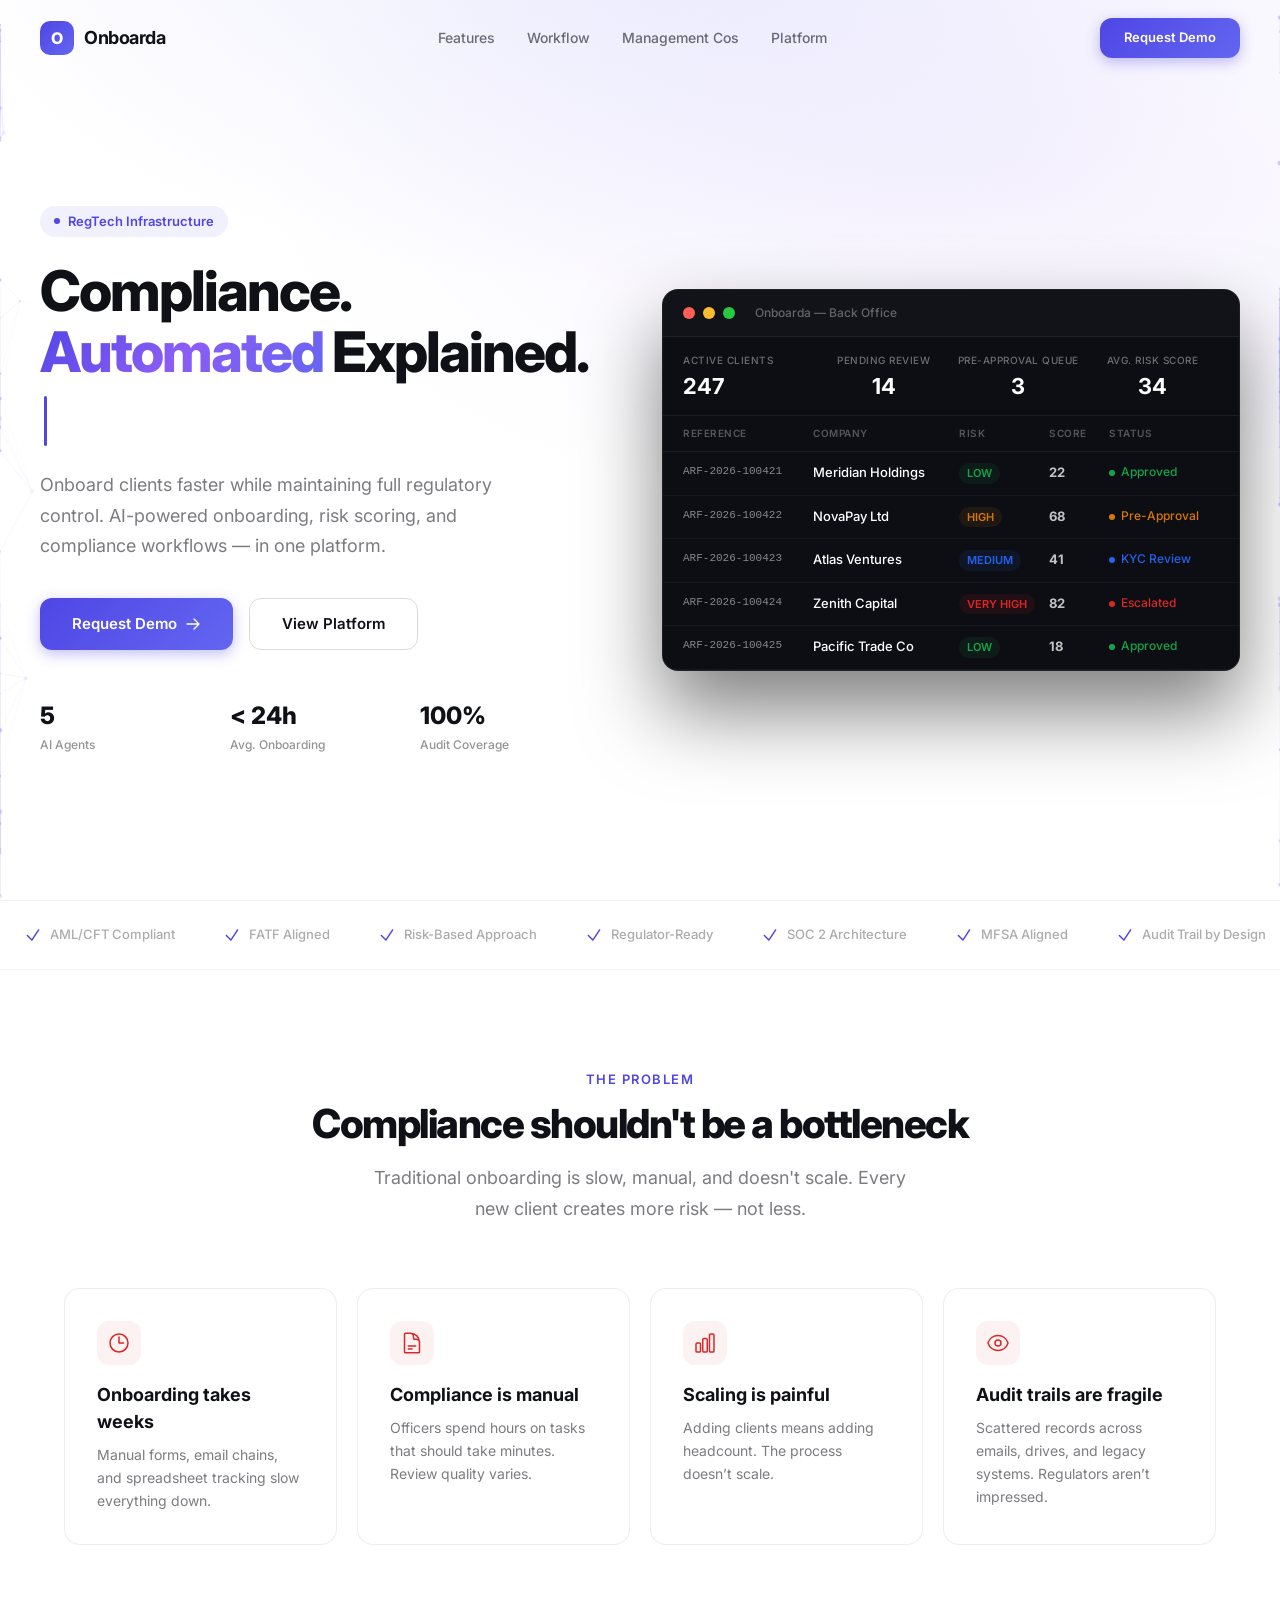
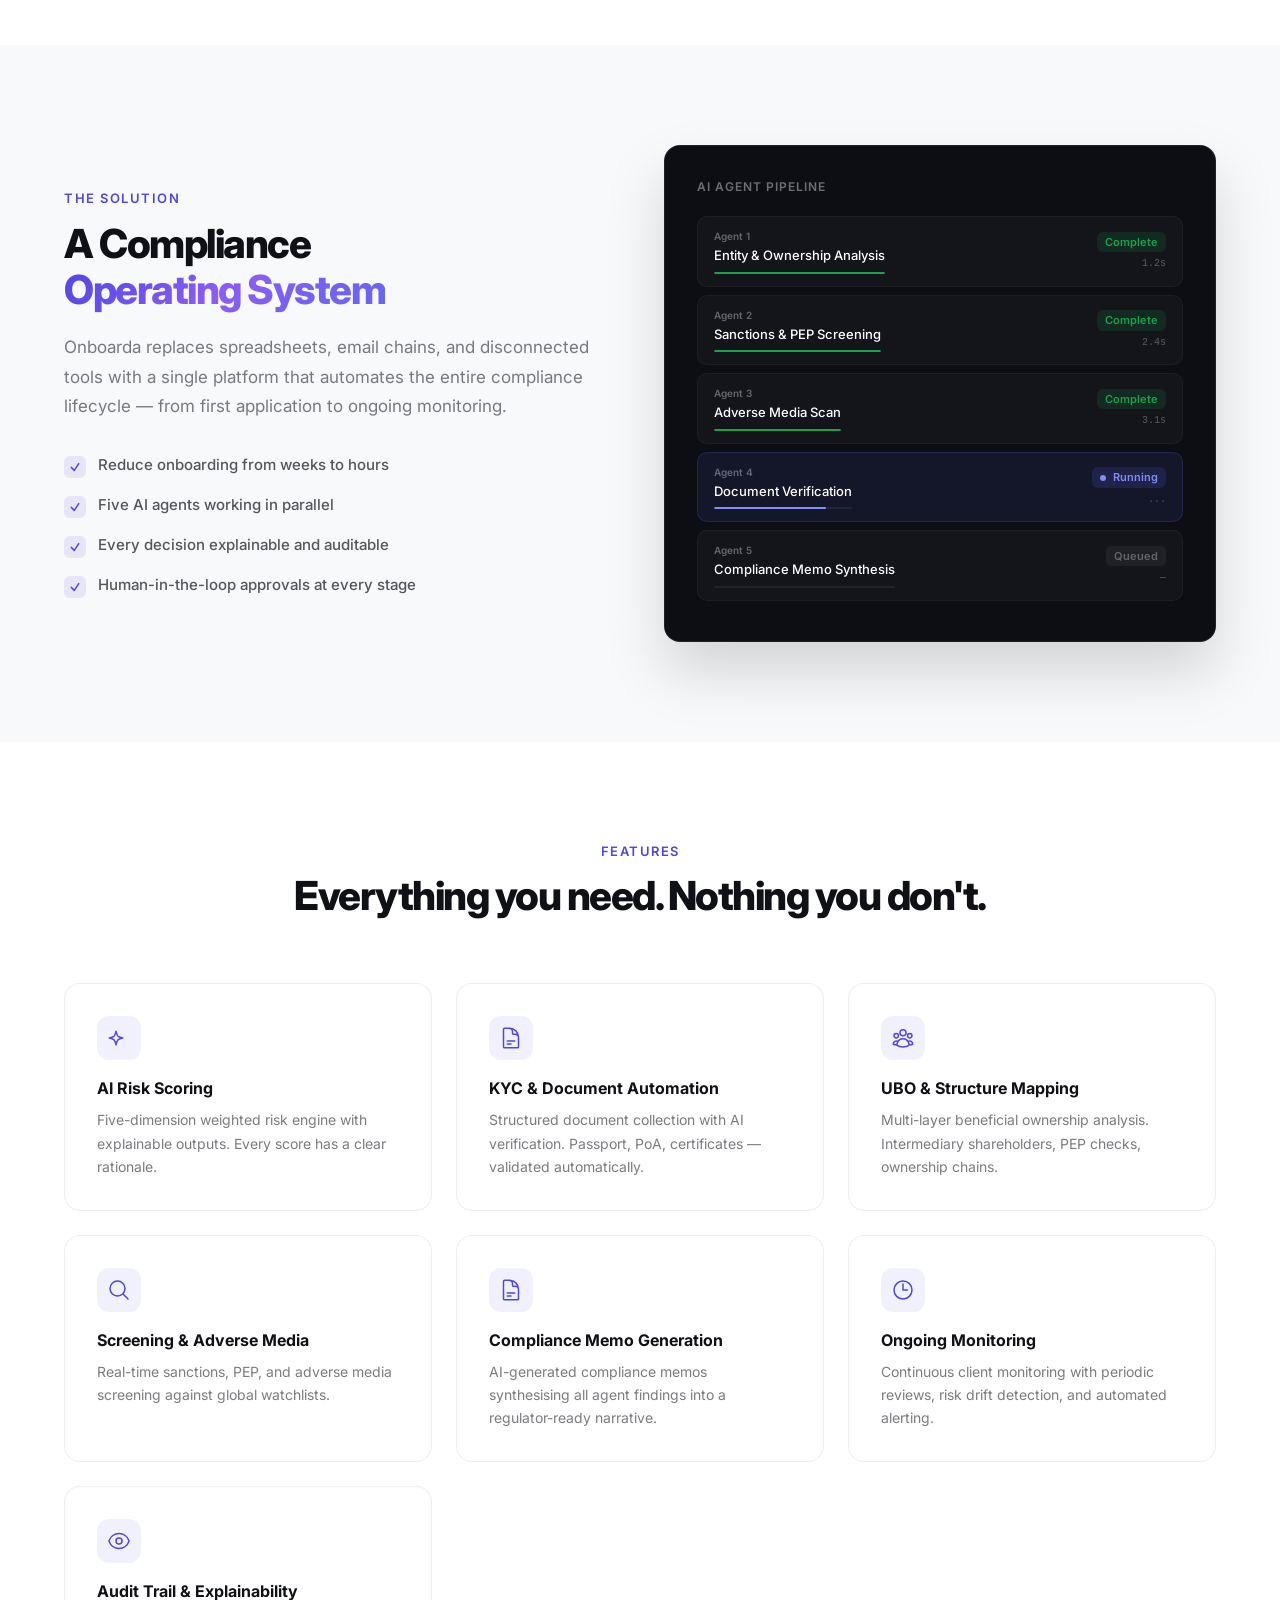
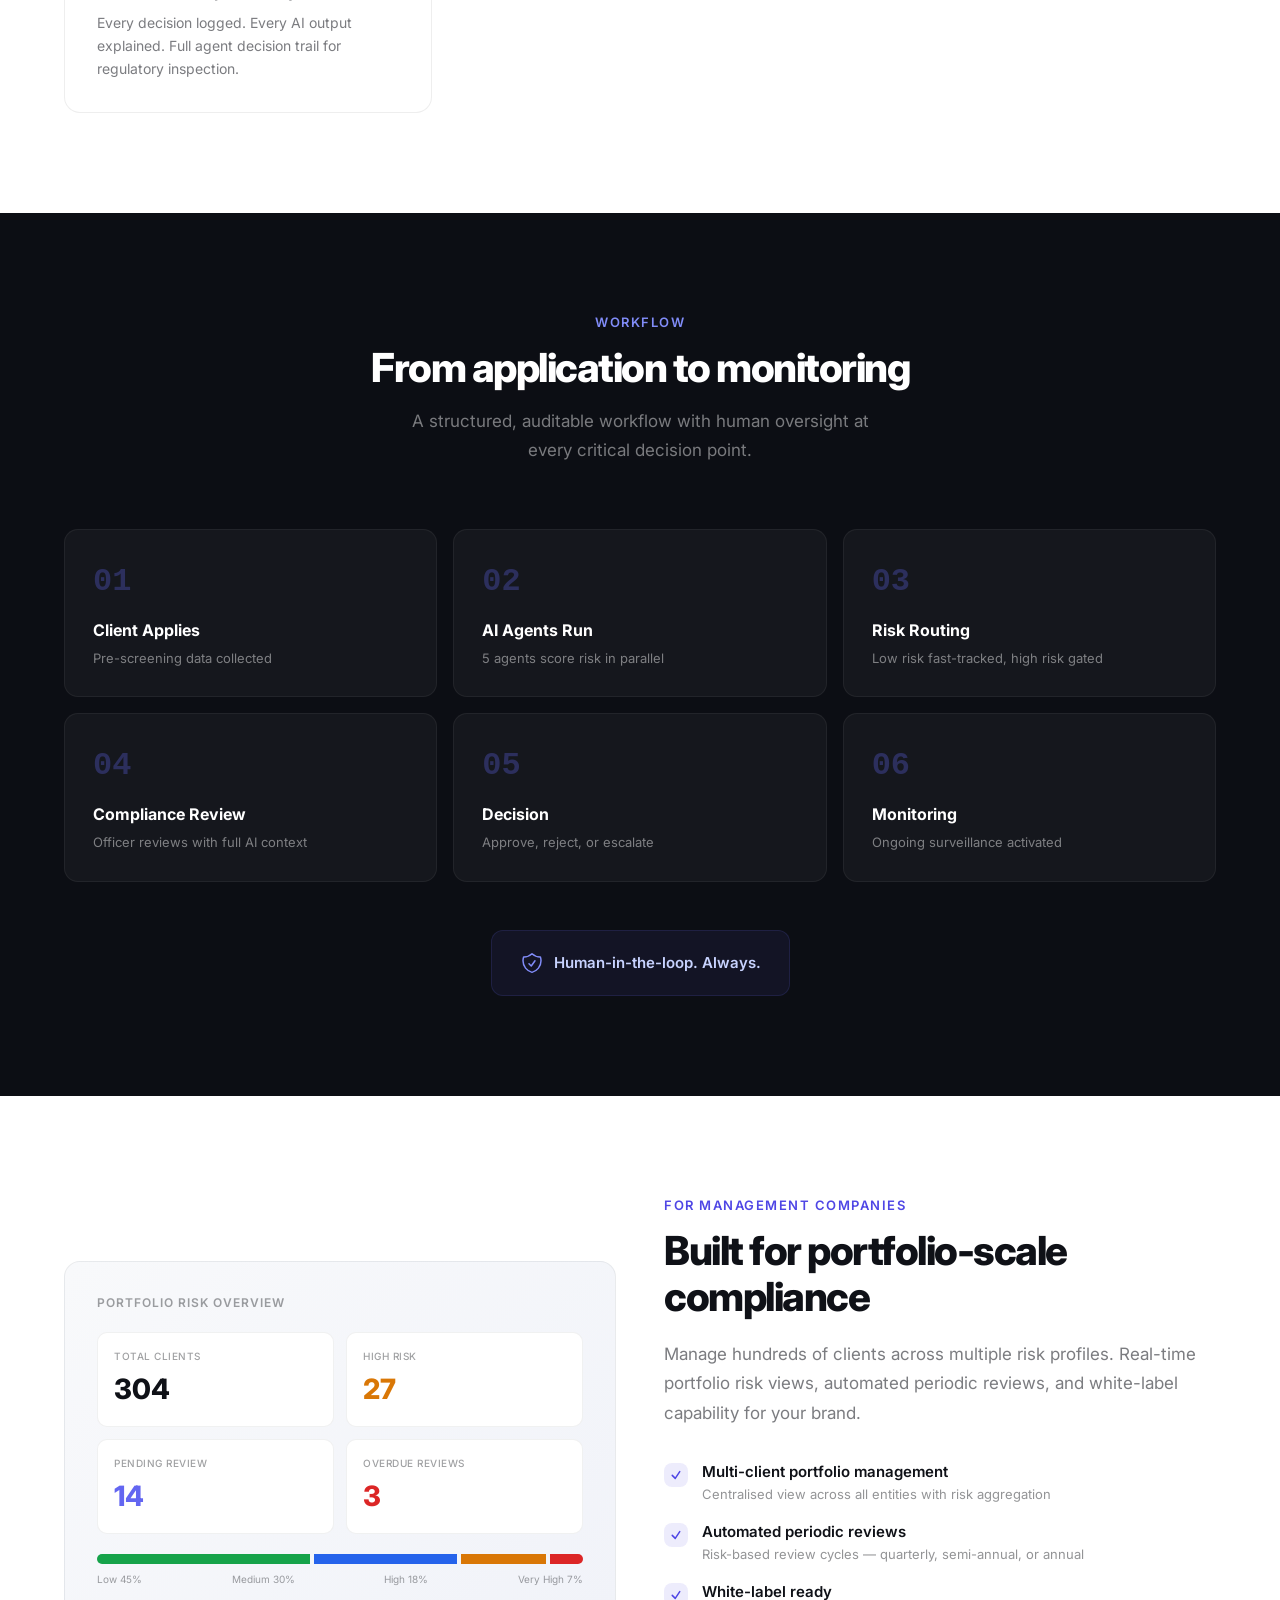
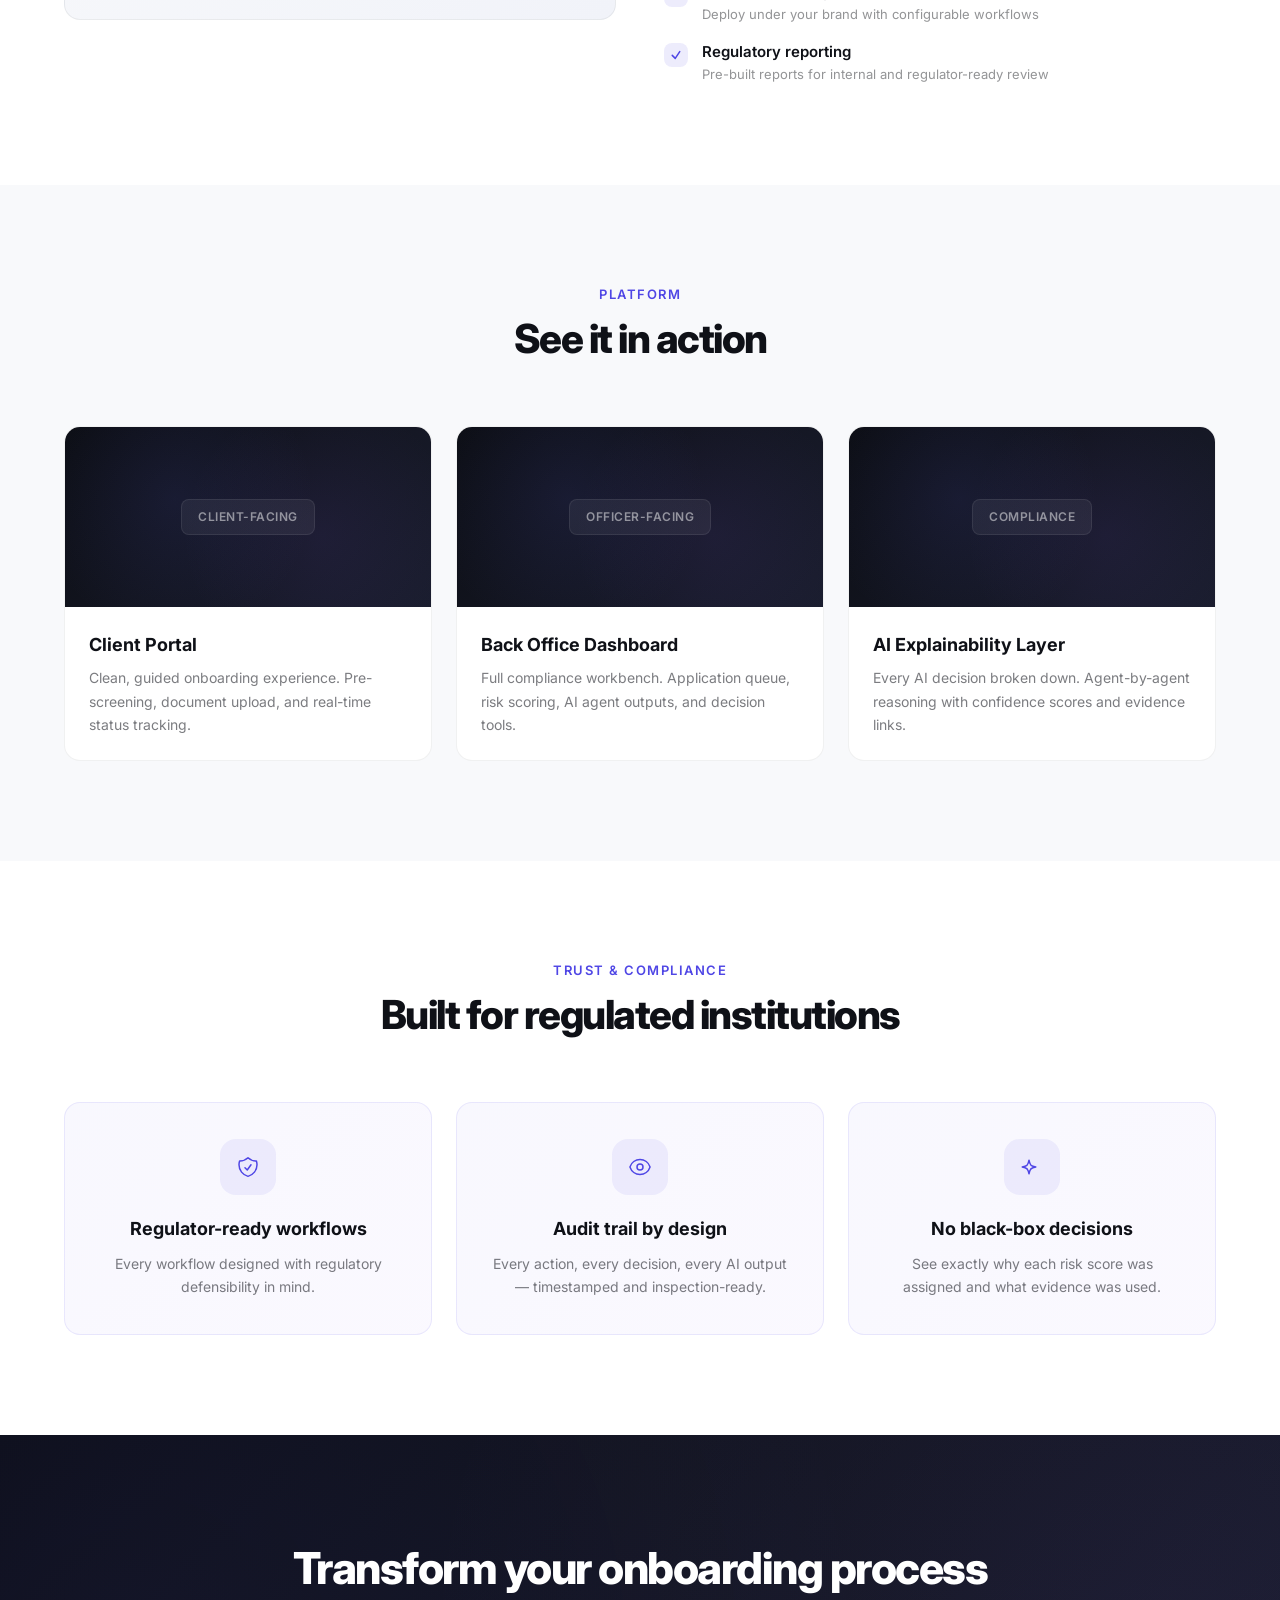
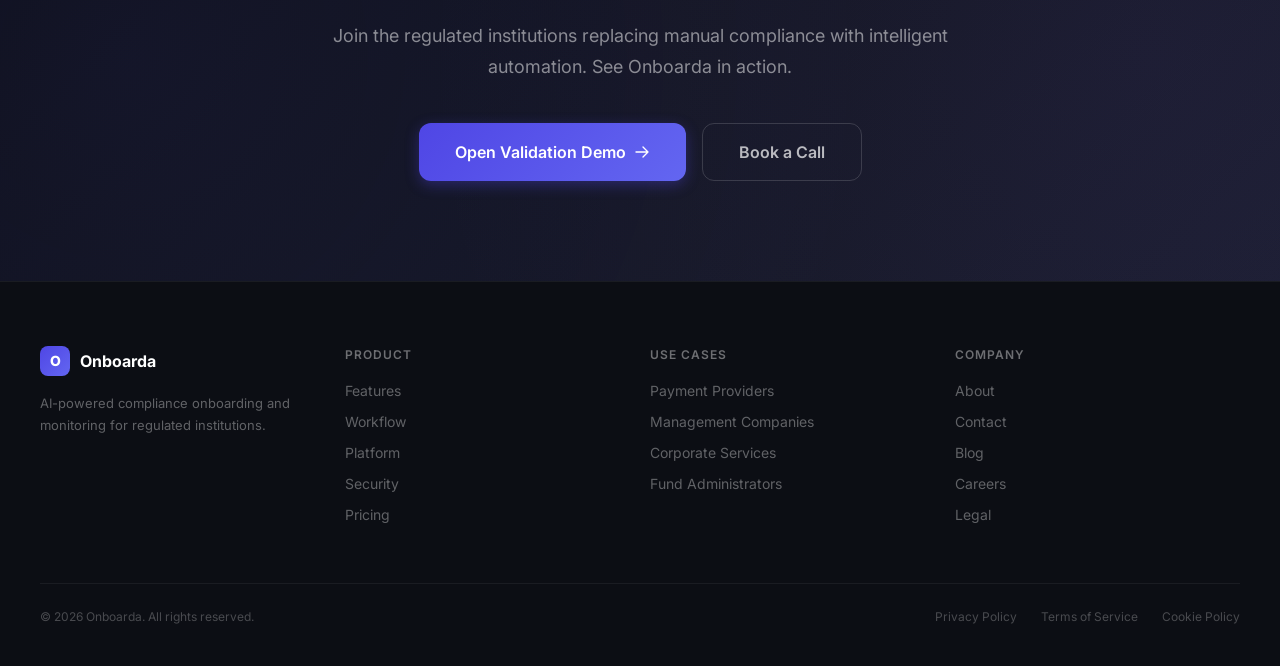
<file: index.html>
<!DOCTYPE html>
<html lang="en">
<head>
  <meta charset="UTF-8" />
  <meta name="viewport" content="width=device-width, initial-scale=1.0" />
  <title>Onboarda — Compliance. Automated. Explained.</title>
  <meta
    name="description"
    content="AI-powered compliance onboarding, risk scoring, and monitoring platform for regulated institutions."
  />
  <meta property="og:title" content="Onboarda — Compliance. Automated. Explained." />
  <meta
    property="og:description"
    content="AI-powered compliance onboarding and monitoring for regulated institutions."
  />
  <meta property="og:type" content="website" />

  <link rel="preconnect" href="https://fonts.googleapis.com" />
  <link rel="preconnect" href="https://fonts.gstatic.com" crossorigin />
  <link
    href="https://fonts.googleapis.com/css2?family=Inter:wght@400;500;600;700;800&display=swap"
    rel="stylesheet"
  />
  <link rel="stylesheet" href="styles.css" />
</head>
<body>
  <header class="site-header" id="site-header">
    <div class="header-inner">
      <a href="#" class="logo">
        <div class="logo-mark">O</div>
        <span class="logo-text">Onboarda</span>
      </a>

      <nav class="nav">
        <a href="#features">Features</a>
        <a href="#workflow">Workflow</a>
        <a href="#management">Management Cos</a>
        <a href="#platform">Platform</a>
      </nav>

      <div style="display:flex;gap:12px;align-items:center">
        <a class="btn-primary" href="#demo" style="padding:10px 24px;font-size:13px">
          Request Demo
        </a>
        <button
          class="mobile-toggle"
          onclick="document.getElementById('mobile-menu').classList.add('open')"
          aria-label="Menu"
        >
          <span></span><span></span><span></span>
        </button>
      </div>
    </div>
  </header>

  <div class="mobile-menu" id="mobile-menu">
    <button
      class="mobile-close"
      onclick="document.getElementById('mobile-menu').classList.remove('open')"
    >
      &times;
    </button>
    <a href="#features" onclick="this.parentElement.classList.remove('open')">Features</a>
    <a href="#workflow" onclick="this.parentElement.classList.remove('open')">Workflow</a>
    <a href="#management" onclick="this.parentElement.classList.remove('open')">Management Cos</a>
    <a href="#platform" onclick="this.parentElement.classList.remove('open')">Platform</a>
    <a class="btn-primary" href="#demo" onclick="this.parentElement.classList.remove('open')">
      Request Demo
    </a>
  </div>

  <section class="hero">
    <div class="hero-bg"></div>
    <canvas id="particles-canvas"></canvas>

    <div class="hero-inner">
      <div class="hero-content">
        <div class="fade-in">
          <div class="hero-tag">
            <div class="hero-tag-dot"></div>
            <span class="hero-tag-text">RegTech Infrastructure</span>
          </div>
        </div>

        <h1 class="heading-xl fade-in d1" style="margin-bottom:24px">
          <span id="typed-line1">Compliance.</span>
          <span class="gradient-text" id="typed-line2">Automated.</span>
          <span id="typed-line3">Explained.</span>
          <span class="typing-cursor" id="cursor"></span>
        </h1>

        <p class="text-sub fade-in d2" style="max-width:480px;margin-bottom:36px">
          Onboard clients faster while maintaining full regulatory control. AI-powered onboarding,
          risk scoring, and compliance workflows — in one platform.
        </p>

        <div class="fade-in d3" style="display:flex;gap:16px;flex-wrap:wrap">
          <a class="btn-primary" href="#demo">
            Request Demo
            <svg class="arrow-icon" width="16" height="16" fill="none" viewBox="0 0 24 24" stroke="currentColor" stroke-width="2">
              <path stroke-linecap="round" stroke-linejoin="round" d="M13.5 4.5L21 12m0 0l-7.5 7.5M21 12H3"/>
            </svg>
          </a>
          <a class="btn-secondary" href="#platform">View Platform</a>
        </div>

        <div class="hero-stats fade-in d4">
          <div>
            <div class="stat-value counter" data-target="5" style="font-size:24px;font-weight:800">0</div>
            <div style="font-size:12px;color:rgba(15,17,23,.45);font-weight:500;margin-top:2px">
              AI Agents
            </div>
          </div>
          <div>
            <div style="font-size:24px;font-weight:800">
              &lt; <span class="counter" data-target="24">0</span>h
            </div>
            <div style="font-size:12px;color:rgba(15,17,23,.45);font-weight:500;margin-top:2px">
              Avg. Onboarding
            </div>
          </div>
          <div>
            <div class="stat-value counter" data-target="100" data-suffix="%" style="font-size:24px;font-weight:800">
              0
            </div>
            <div style="font-size:12px;color:rgba(15,17,23,.45);font-weight:500;margin-top:2px">
              Audit Coverage
            </div>
          </div>
        </div>
      </div>

      <div class="hero-visual parallax-layer" data-speed="0.03">
        <div class="mockup" id="hero-mode-mockup">
          <div class="mockup-titlebar">
            <div class="mockup-dot" style="background:#ff5f57"></div>
            <div class="mockup-dot" style="background:#febc2e"></div>
            <div class="mockup-dot" style="background:#28c840"></div>
            <span class="mockup-title">Onboarda — Back Office</span>
          </div>

          <div class="mockup-stats" id="mockup-stats">
            <div>
              <div class="mockup-stat-label">Active Clients</div>
              <div class="mockup-stat-value">
                <span class="counter" data-target="247">0</span>
              </div>
            </div>
            <div style="text-align:center">
              <div class="mockup-stat-label">Pending Review</div>
              <div class="mockup-stat-value">
                <span class="counter" data-target="14">0</span>
              </div>
            </div>
            <div style="text-align:center">
              <div class="mockup-stat-label">Pre-Approval Queue</div>
              <div class="mockup-stat-value">
                <span class="counter" data-target="3">0</span>
              </div>
            </div>
            <div style="text-align:center">
              <div class="mockup-stat-label">Avg. Risk Score</div>
              <div class="mockup-stat-value">
                <span class="counter" data-target="34">0</span>
              </div>
            </div>
          </div>

          <div class="mockup-thead">
            <span>Reference</span>
            <span>Company</span>
            <span>Risk</span>
            <span>Score</span>
            <span>Status</span>
          </div>

          <div id="mockup-rows"></div>
        </div>

        <div class="validation-shell hidden" id="hero-mode-validation">
          <div class="validation-header">
            <div>
              <div class="validation-title">Document Validation Layer</div>
              <div class="validation-score-wrap">
                <div class="validation-ring" id="validation-ring">
                  <span id="validation-ring-text">0%</span>
                </div>
                <div>
                  <div class="validation-decision" id="validation-decision">
                    Awaiting analysis
                  </div>
                  <div class="validation-sub" id="validation-sub">
                    Upload documents, pass them through the backend, and validate extracted data with safer logic.
                  </div>
                </div>
              </div>
            </div>

            <div class="validation-pill indigo" id="validation-pill">No result yet</div>
          </div>

          <div class="validation-kpis">
            <div class="validation-kpi">
              <div class="validation-kpi-value" id="kpi-docs">0</div>
              <div class="validation-kpi-label">Documents</div>
            </div>
            <div class="validation-kpi">
              <div class="validation-kpi-value" id="kpi-fields">0</div>
              <div class="validation-kpi-label">Fields Extracted</div>
            </div>
            <div class="validation-kpi">
              <div class="validation-kpi-value" id="kpi-confidence">0%</div>
              <div class="validation-kpi-label">Confidence</div>
            </div>
            <div class="validation-kpi">
              <div class="validation-kpi-value" id="kpi-issues">0</div>
              <div class="validation-kpi-label">Flags</div>
            </div>
          </div>

          <div class="validation-grid">
            <div class="validation-field">
              <label>Client name</label>
              <input
                class="validation-input"
                id="validation-client-name"
                placeholder="e.g. Meridian Holdings Ltd"
              />
            </div>

            <div class="validation-field">
              <label>Entity type</label>
              <select class="validation-select" id="validation-entity-type">
                <option>Company</option>
                <option>Individual</option>
                <option>Trust</option>
                <option>Foundation</option>
              </select>
            </div>

            <div class="validation-field">
              <label>Auto-approve threshold</label>
              <select class="validation-select" id="validation-approve-threshold">
                <option value="92">92%</option>
                <option value="90" selected>90%</option>
                <option value="88">88%</option>
                <option value="85">85%</option>
              </select>
            </div>

            <div class="validation-field">
              <label>Human review threshold</label>
              <select class="validation-select" id="validation-review-threshold">
                <option value="75">75%</option>
                <option value="80" selected>80%</option>
                <option value="82">82%</option>
                <option value="85">85%</option>
              </select>
            </div>
          </div>

          <label class="validation-upload" for="validation-file-input">
            <strong>Drop files here or click to upload</strong>
            <span>PDF, PNG, JPG, JPEG, DOCX — real upload testing connected to backend</span>
          </label>

          <input
            class="hidden"
            id="validation-file-input"
            type="file"
            multiple
            accept=".pdf,.png,.jpg,.jpeg,.docx"
          />

          <div class="validation-files" id="validation-files"></div>

          <div class="validation-field" style="margin-top:12px">
            <label>Raw extracted text / OCR dump</label>
            <textarea
              class="validation-textarea"
              id="validation-raw-text"
              placeholder="Paste OCR output, extracted text, or AI extraction input here..."
            ></textarea>
          </div>

          <div class="validation-actions">
            <button class="btn-primary" id="validation-analyze-btn">Run Validation</button>
            <button class="btn-secondary btn-secondary-dark" id="validation-upload-btn">
              Upload to Backend
            </button>
            <button class="btn-secondary btn-secondary-dark" id="validation-load-sample-btn">
              Load Sample
            </button>
            <button class="btn-secondary btn-secondary-dark" id="validation-reset-btn">
              Reset
            </button>
          </div>

          <div class="validation-tabs">
            <button class="validation-tab active" data-tab="fields">Extracted fields</button>
            <button class="validation-tab" data-tab="issues">Issues</button>
            <button class="validation-tab" data-tab="checks">Checks</button>
            <button class="validation-tab" data-tab="timeline">Processing log</button>
          </div>

          <div class="validation-panel active" id="validation-panel-fields">
            <table class="validation-table">
              <thead>
                <tr>
                  <th>Field</th>
                  <th>Value</th>
                  <th>Confidence</th>
                  <th>Source</th>
                  <th>Status</th>
                </tr>
              </thead>
              <tbody id="validation-fields-body">
                <tr>
                  <td colspan="5" style="color:rgba(255,255,255,.45)">No analysis yet.</td>
                </tr>
              </tbody>
            </table>
          </div>

          <div class="validation-panel" id="validation-panel-issues">
            <div class="validation-list" id="validation-issues-list">
              <div class="validation-card">
                <h4>No issues yet</h4>
                <p>Run analysis to detect weak fields, mismatches, and review blockers.</p>
              </div>
            </div>
          </div>

          <div class="validation-panel" id="validation-panel-checks">
            <div class="validation-list" id="validation-checks-list">
              <div class="validation-card">
                <h4>No checks run</h4>
                <p>
                  The validation layer will score coverage, consistency, traceability, and approval readiness.
                </p>
              </div>
            </div>
          </div>

          <div class="validation-panel" id="validation-panel-timeline">
            <div class="validation-list" id="validation-timeline-list">
              <div class="validation-card">
                <h4>No events yet</h4>
                <p>Pipeline activity will appear here.</p>
              </div>
            </div>
          </div>

          <div class="validation-banner" id="validation-banner"></div>
        </div>
      </div>
    </div>
  </section>

  <div class="proof-bar">
    <div class="proof-track" id="proof-track"></div>
  </div>

  <section>
    <div class="section">
      <div class="text-center fade-in" style="margin-bottom:64px">
        <p class="label label-indigo">The Problem</p>
        <h2 class="heading-lg">Compliance shouldn't be a bottleneck</h2>
        <p class="text-sub" style="max-width:560px;margin:16px auto 0">
          Traditional onboarding is slow, manual, and doesn't scale. Every new client creates more risk — not less.
        </p>
      </div>
      <div class="grid-4" id="problems-grid"></div>
    </div>
  </section>

  <section class="section-subtle">
    <div class="section">
      <div class="grid-2">
        <div class="fade-in">
          <p class="label label-indigo">The Solution</p>
          <h2 class="heading-lg" style="margin-bottom:20px">
            A Compliance<br />
            <span class="gradient-text">Operating System</span>
          </h2>
          <p style="font-size:17px;color:rgba(15,17,23,.55);line-height:1.75;margin-bottom:32px">
            Onboarda replaces spreadsheets, email chains, and disconnected tools with a single platform
            that automates the entire compliance lifecycle — from first application to ongoing monitoring.
          </p>

          <div style="display:flex;flex-direction:column;gap:16px">
            <div class="check-item">
              <div class="check-icon">
                <svg viewBox="0 0 24 24">
                  <path stroke-linecap="round" stroke-linejoin="round" d="M4.5 12.75l6 6 9-13.5"/>
                </svg>
              </div>
              <span style="font-size:15px;color:rgba(15,17,23,.7);font-weight:500">
                Reduce onboarding from weeks to hours
              </span>
            </div>

            <div class="check-item">
              <div class="check-icon">
                <svg viewBox="0 0 24 24">
                  <path stroke-linecap="round" stroke-linejoin="round" d="M4.5 12.75l6 6 9-13.5"/>
                </svg>
              </div>
              <span style="font-size:15px;color:rgba(15,17,23,.7);font-weight:500">
                Five AI agents working in parallel
              </span>
            </div>

            <div class="check-item">
              <div class="check-icon">
                <svg viewBox="0 0 24 24">
                  <path stroke-linecap="round" stroke-linejoin="round" d="M4.5 12.75l6 6 9-13.5"/>
                </svg>
              </div>
              <span style="font-size:15px;color:rgba(15,17,23,.7);font-weight:500">
                Every decision explainable and auditable
              </span>
            </div>

            <div class="check-item">
              <div class="check-icon">
                <svg viewBox="0 0 24 24">
                  <path stroke-linecap="round" stroke-linejoin="round" d="M4.5 12.75l6 6 9-13.5"/>
                </svg>
              </div>
              <span style="font-size:15px;color:rgba(15,17,23,.7);font-weight:500">
                Human-in-the-loop approvals at every stage
              </span>
            </div>
          </div>
        </div>

        <div class="fade-in d2" id="pipeline-desktop">
          <div class="pipeline" id="pipeline-container"></div>
        </div>
      </div>
    </div>
  </section>

  <section id="features">
    <div class="section">
      <div class="text-center fade-in" style="margin-bottom:64px">
        <p class="label label-indigo">Features</p>
        <h2 class="heading-lg">Everything you need. Nothing you don't.</h2>
      </div>
      <div class="grid-3" id="features-grid"></div>
    </div>
  </section>

  <section class="section-dark" id="workflow">
    <div class="section">
      <div class="text-center fade-in" style="margin-bottom:64px">
        <p class="label label-violet">Workflow</p>
        <h2 class="heading-lg" style="color:#fff">From application to monitoring</h2>
        <p style="font-size:17px;line-height:1.7;color:rgba(255,255,255,.45);max-width:500px;margin:16px auto 0">
          A structured, auditable workflow with human oversight at every critical decision point.
        </p>
      </div>

      <div class="grid-3" style="gap:16px" id="workflow-grid"></div>

      <div class="text-center">
        <div class="hitl-badge fade-in d4">
          <svg width="24" height="24" fill="none" viewBox="0 0 24 24" stroke="#818cf8" stroke-width="1.5">
            <path stroke-linecap="round" stroke-linejoin="round" d="M9 12.75L11.25 15 15 9.75m-3-7.036A11.959 11.959 0 013.598 6 11.99 11.99 0 003 9.749c0 5.592 3.824 10.29 9 11.623 5.176-1.332 9-6.03 9-11.622 0-1.31-.21-2.571-.598-3.751h-.152c-3.196 0-6.1-1.248-8.25-3.285z"/>
          </svg>
          <span style="font-size:15px;font-weight:600;color:#c7d2fe">
            Human-in-the-loop. Always.
          </span>
        </div>
      </div>
    </div>
  </section>
    <section id="management">
    <div class="section">
      <div class="grid-2">
        <div class="fade-in portfolio">
          <div class="portfolio-title">Portfolio Risk Overview</div>

          <div class="portfolio-grid">
            <div class="portfolio-stat">
              <div class="portfolio-stat-label">Total Clients</div>
              <div class="portfolio-stat-value" style="color:#0f1117">
                <span class="counter" data-target="312">0</span>
              </div>
            </div>

            <div class="portfolio-stat">
              <div class="portfolio-stat-label">High Risk</div>
              <div class="portfolio-stat-value" style="color:#d97706">
                <span class="counter" data-target="28">0</span>
              </div>
            </div>

            <div class="portfolio-stat">
              <div class="portfolio-stat-label">Pending Review</div>
              <div class="portfolio-stat-value" style="color:#6366f1">
                <span class="counter" data-target="14">0</span>
              </div>
            </div>

            <div class="portfolio-stat">
              <div class="portfolio-stat-label">Overdue Reviews</div>
              <div class="portfolio-stat-value" style="color:#dc2626">
                <span class="counter" data-target="3">0</span>
              </div>
            </div>
          </div>

          <div class="risk-bar">
            <div class="risk-bar-segment" style="flex:45;background:#16a34a"></div>
            <div class="risk-bar-segment" style="flex:30;background:#2563eb"></div>
            <div class="risk-bar-segment" style="flex:18;background:#d97706"></div>
            <div class="risk-bar-segment" style="flex:7;background:#dc2626"></div>
          </div>

          <div class="risk-bar-labels">
            <span>Low 45%</span>
            <span>Medium 30%</span>
            <span>High 18%</span>
            <span>Very High 7%</span>
          </div>
        </div>

        <div class="fade-in d1">
          <p class="label label-indigo">For Management Companies</p>
          <h2 class="heading-lg" style="margin-bottom:20px">
            Built for portfolio-scale compliance
          </h2>
          <p style="font-size:17px;color:rgba(15,17,23,.55);line-height:1.75;margin-bottom:32px">
            Manage hundreds of clients across multiple risk profiles. Real-time portfolio risk views,
            automated periodic reviews, and white-label capability for your brand.
          </p>

          <div style="display:flex;flex-direction:column;gap:16px" id="mgmt-features"></div>
        </div>
      </div>
    </div>
  </section>

  <section class="section-subtle" id="platform">
    <div class="section">
      <div class="text-center fade-in" style="margin-bottom:64px">
        <p class="label label-indigo">Platform</p>
        <h2 class="heading-lg">See it in action</h2>
      </div>

      <div class="grid-3" id="demo-grid"></div>
    </div>
  </section>

  <section>
    <div class="section">
      <div class="text-center fade-in" style="margin-bottom:64px">
        <p class="label label-indigo">Trust & Compliance</p>
        <h2 class="heading-lg">Built for regulated institutions</h2>
      </div>

      <div class="grid-3" id="trust-grid"></div>
    </div>
  </section>

  <section class="cta-section" id="demo">
    <div style="max-width:700px;margin:0 auto;text-align:center;position:relative;z-index:1">
      <div class="fade-in">
        <h2 style="font-size:44px;font-weight:800;letter-spacing:-1.5px;color:#fff;margin-bottom:20px">
          Transform your onboarding process
        </h2>

        <p style="font-size:18px;color:rgba(255,255,255,.5);line-height:1.7;margin-bottom:40px">
          Join the regulated institutions replacing manual compliance with intelligent automation.
          See Onboarda in action.
        </p>

        <div style="display:flex;gap:16px;justify-content:center;flex-wrap:wrap">
          <a class="btn-primary btn-lg" href="#" id="toggle-validation-btn">
            Open Validation Demo
            <svg class="arrow-icon" width="16" height="16" fill="none" viewBox="0 0 24 24" stroke="currentColor" stroke-width="2">
              <path stroke-linecap="round" stroke-linejoin="round" d="M13.5 4.5L21 12m0 0l-7.5 7.5M21 12H3"/>
            </svg>
          </a>

          <a class="btn-secondary btn-secondary-dark btn-lg" href="mailto:hello@onboarda.com">
            Book a Call
          </a>
        </div>
      </div>
    </div>
  </section>

  <footer class="site-footer">
    <div style="max-width:1200px;margin:0 auto">
      <div class="grid-4" style="margin-bottom:48px">
        <div>
          <div class="logo" style="margin-bottom:16px">
            <div class="logo-mark" style="width:30px;height:30px;border-radius:8px;font-size:14px">O</div>
            <span style="font-size:16px;font-weight:700;color:#fff">Onboarda</span>
          </div>
          <p style="font-size:13px;color:rgba(255,255,255,.35);line-height:1.7;max-width:250px">
            AI-powered compliance onboarding and monitoring for regulated institutions.
          </p>
        </div>

        <div>
          <div class="footer-col-title">Product</div>
          <a class="footer-link" href="#features">Features</a>
          <a class="footer-link" href="#workflow">Workflow</a>
          <a class="footer-link" href="#platform">Platform</a>
          <a class="footer-link" href="#">Security</a>
          <a class="footer-link" href="#">Pricing</a>
        </div>

        <div>
          <div class="footer-col-title">Use Cases</div>
          <a class="footer-link" href="#">Payment Providers</a>
          <a class="footer-link" href="#">Management Companies</a>
          <a class="footer-link" href="#">Corporate Services</a>
          <a class="footer-link" href="#">Fund Administrators</a>
        </div>

        <div>
          <div class="footer-col-title">Company</div>
          <a class="footer-link" href="#">About</a>
          <a class="footer-link" href="mailto:hello@onboarda.com">Contact</a>
          <a class="footer-link" href="#">Blog</a>
          <a class="footer-link" href="#">Careers</a>
          <a class="footer-link" href="#">Legal</a>
        </div>
      </div>

      <div class="footer-bottom">
        <span class="footer-legal">&copy; 2026 Onboarda. All rights reserved.</span>
        <div style="display:flex;gap:24px" class="footer-legal">
          <a href="#">Privacy Policy</a>
          <a href="#">Terms of Service</a>
          <a href="#">Cookie Policy</a>
        </div>
      </div>
    </div>
  </footer>

  <script src="script.js"></script>
</body>
</html>
</file>
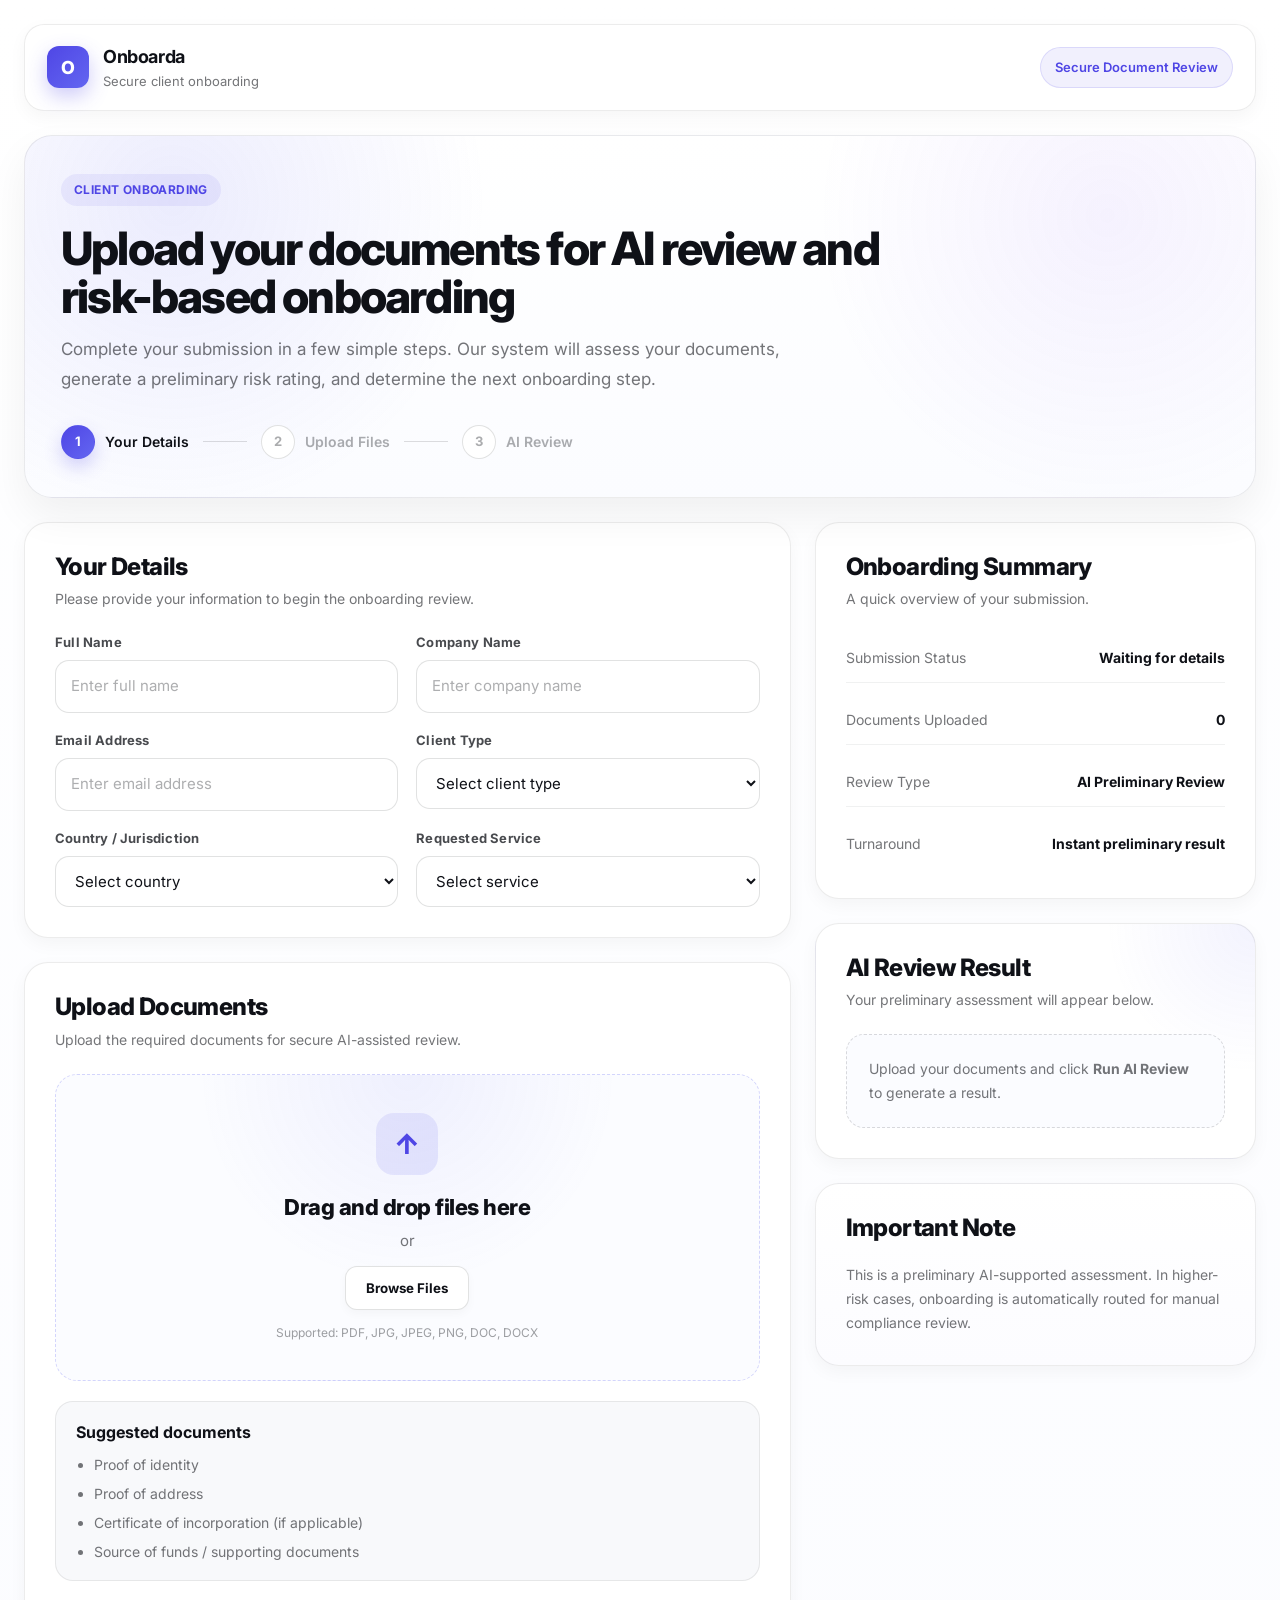
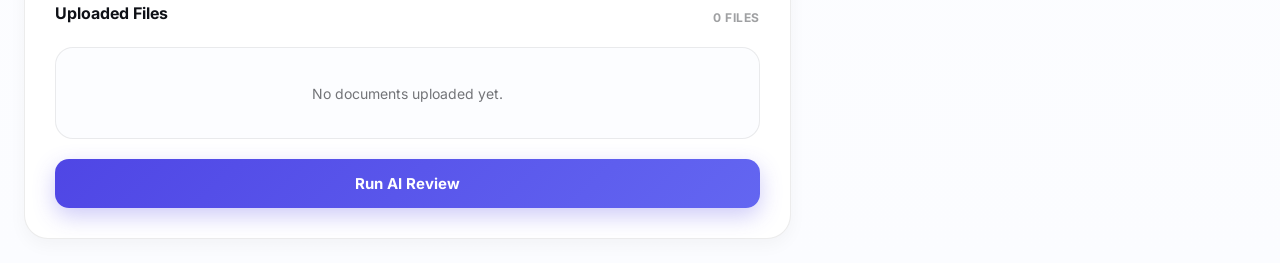
<file: client-onboarding.html>
<!DOCTYPE html>
<html lang="en">
<head>
  <link rel="preconnect" href="https://fonts.googleapis.com">
<link rel="preconnect" href="https://fonts.gstatic.com" crossorigin>
<link href="https://fonts.googleapis.com/css2?family=Inter:wght@400;500;600;700;800&display=swap" rel="stylesheet">
  
  <meta charset="UTF-8" />
  <meta name="viewport" content="width=device-width, initial-scale=1.0" />
  <title>Client Onboarding | Onboarda</title>
  <link rel="stylesheet" href="client-onboarding.css" />
</head>
<body>
  <div class="page-shell">
    <header class="topbar">
      <div class="brand-wrap">
        <div class="brand-badge">O</div>
        <div>
          <h1 class="brand-title">Onboarda</h1>
          <p class="brand-subtitle">Secure client onboarding</p>
        </div>
      </div>
      <div class="secure-pill">Secure Document Review</div>
    </header>

    <main class="main-layout">
      <section class="hero-card">
        <div class="hero-copy">
          <span class="eyebrow">Client Onboarding</span>
          <h2>Upload your documents for AI review and risk-based onboarding</h2>
          <p>
            Complete your submission in a few simple steps. Our system will
            assess your documents, generate a preliminary risk rating, and
            determine the next onboarding step.
          </p>
        </div>

        <div class="hero-steps">
          <div class="step-item active">
            <span>1</span>
            <p>Your Details</p>
          </div>
          <div class="step-line"></div>
          <div class="step-item">
            <span>2</span>
            <p>Upload Files</p>
          </div>
          <div class="step-line"></div>
          <div class="step-item">
            <span>3</span>
            <p>AI Review</p>
          </div>
        </div>
      </section>

      <section class="content-grid">
        <div class="left-column">
          <form id="onboardingForm" class="card form-card">
            <div class="section-head">
              <h3>Your Details</h3>
              <p>Please provide your information to begin the onboarding review.</p>
            </div>

            <div class="form-grid">
              <div class="input-group">
                <label for="fullName">Full Name</label>
                <input type="text" id="fullName" placeholder="Enter full name" required />
              </div>

              <div class="input-group">
                <label for="companyName">Company Name</label>
                <input type="text" id="companyName" placeholder="Enter company name" />
              </div>

              <div class="input-group">
                <label for="email">Email Address</label>
                <input type="email" id="email" placeholder="Enter email address" required />
              </div>

              <div class="input-group">
                <label for="clientType">Client Type</label>
                <select id="clientType" required>
                  <option value="">Select client type</option>
                  <option value="individual">Individual</option>
                  <option value="startup">Startup</option>
                  <option value="sme">SME</option>
                  <option value="corporate">Corporate</option>
                  <option value="trust">Trust / Foundation</option>
                </select>
              </div>

              <div class="input-group">
                <label for="country">Country / Jurisdiction</label>
                <select id="country" required>
                  <option value="">Select country</option>
                  <option value="mauritius">Mauritius</option>
                  <option value="singapore">Singapore</option>
                  <option value="uae">United Arab Emirates</option>
                  <option value="uk">United Kingdom</option>
                  <option value="south-africa">South Africa</option>
                  <option value="seychelles">Seychelles</option>
                  <option value="bvi">British Virgin Islands</option>
                  <option value="other">Other</option>
                </select>
              </div>

              <div class="input-group">
                <label for="serviceLevel">Requested Service</label>
                <select id="serviceLevel" required>
                  <option value="">Select service</option>
                  <option value="basic">Basic onboarding</option>
                  <option value="standard">Standard onboarding</option>
                  <option value="enhanced">Enhanced onboarding</option>
                </select>
              </div>
            </div>
          </form>

          <section class="card upload-card">
  <div class="section-head">
    <h3>Upload Documents</h3>
    <p>Upload the required documents for secure AI-assisted review.</p>
  </div>

  <div id="uploadArea" class="upload-area">
    <input type="file" id="documentUpload" multiple accept=".pdf,.jpg,.jpeg,.png,.doc,.docx" />
    <div class="upload-icon">↑</div>
    <h4>Drag and drop files here</h4>
    <p>or</p>
    <button type="button" id="browseBtn" class="secondary-btn">Browse Files</button>
    <small>Supported: PDF, JPG, JPEG, PNG, DOC, DOCX</small>
  </div>

  <div class="requirements-box">
    <h4>Suggested documents</h4>
    <ul>
      <li>Proof of identity</li>
      <li>Proof of address</li>
      <li>Certificate of incorporation (if applicable)</li>
      <li>Source of funds / supporting documents</li>
    </ul>
  </div>

  <div class="file-list-wrap">
    <div class="file-list-head">
      <h4>Uploaded Files</h4>
      <span id="fileCount">0 files</span>
    </div>
    <div id="fileList" class="file-list empty">
      No documents uploaded yet.
    </div>
  </div>

  <div class="action-row">
    <button type="button" id="reviewBtn" class="primary-btn">
      Run AI Review
    </button>
  </div>
</section>
        </div>

        <aside class="right-column">
          <section class="card summary-card">
            <div class="section-head">
              <h3>Onboarding Summary</h3>
              <p>A quick overview of your submission.</p>
            </div>

            <div class="summary-list">
              <div class="summary-item">
                <span>Submission Status</span>
                <strong id="submissionStatus">Waiting for details</strong>
              </div>
              <div class="summary-item">
                <span>Documents Uploaded</span>
                <strong id="summaryDocs">0</strong>
              </div>
              <div class="summary-item">
                <span>Review Type</span>
                <strong>AI Preliminary Review</strong>
              </div>
              <div class="summary-item">
                <span>Turnaround</span>
                <strong>Instant preliminary result</strong>
              </div>
            </div>
          </section>

          <section class="card result-card" id="resultCard">
            <div class="section-head">
              <h3>AI Review Result</h3>
              <p>Your preliminary assessment will appear below.</p>
            </div>

            <div id="resultState" class="result-placeholder">
              Upload your documents and click <strong>Run AI Review</strong> to
              generate a result.
            </div>

            <div id="resultContent" class="result-content hidden">
              <div class="risk-top">
                <span id="riskBadge" class="risk-badge">Low Risk</span>
                <span id="reviewStatus" class="review-status">Preliminary Review Complete</span>
              </div>

              <div class="result-metrics">
                <div class="metric-box">
                  <span>Risk Rating</span>
                  <strong id="riskLevelText">Low</strong>
                </div>
                <div class="metric-box">
                  <span>Estimated Price</span>
                  <strong id="priceText">$0</strong>
                </div>
              </div>

              <div class="next-step-box" id="nextStepBox">
                <h4>Next Step</h4>
                <p id="nextStepText">
                  Your onboarding can proceed with the estimated pricing shown above.
                </p>
              </div>
            </div>
          </section>

          <section class="card note-card">
            <div class="section-head">
              <h3>Important Note</h3>
            </div>
            <p class="note-text">
              This is a preliminary AI-supported assessment. In higher-risk cases,
              onboarding is automatically routed for manual compliance review.
            </p>
          </section>
        </aside>
      </section>
    </main>
  </div>

  <script src="client-onboarding.js"></script>
</body>
</html>
</file>
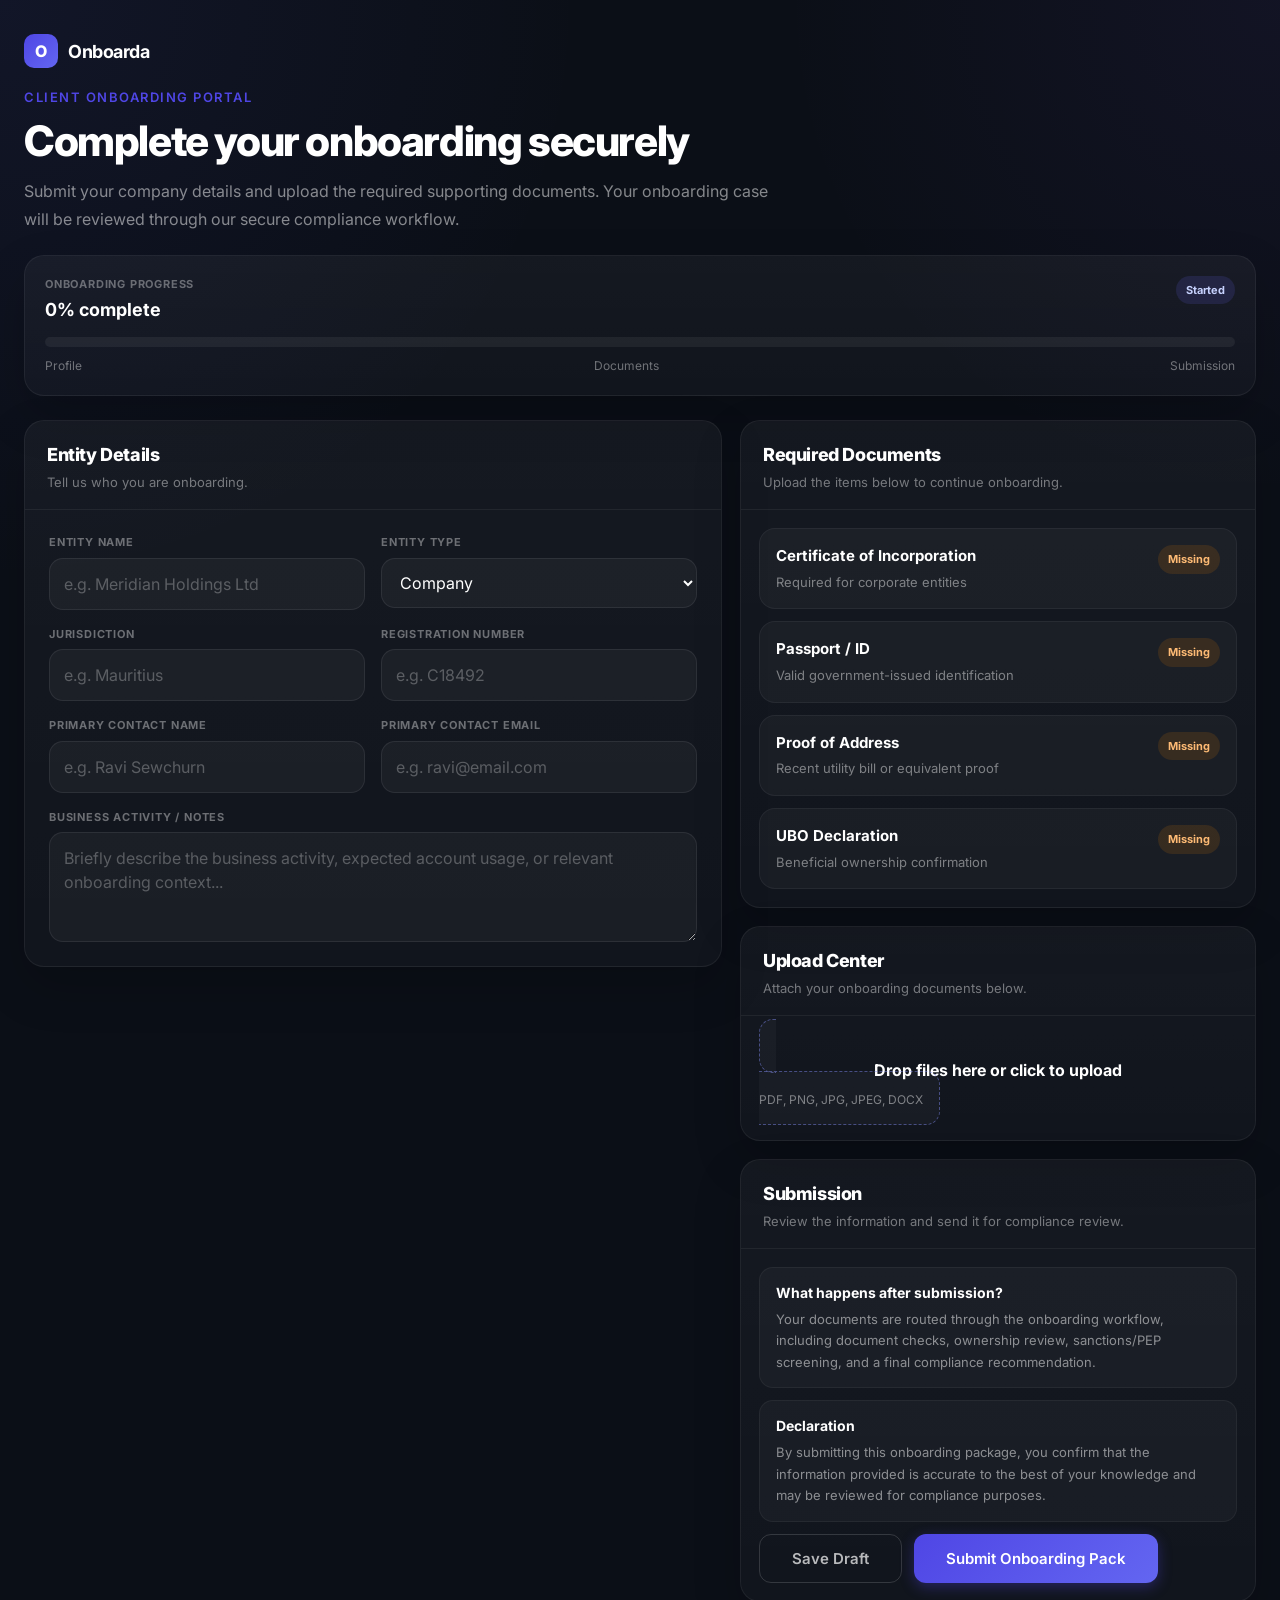
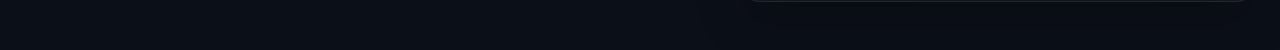
<file: client-portal.html>
<!DOCTYPE html>
<html lang="en">
<head>
  <meta charset="UTF-8" />
  <meta name="viewport" content="width=device-width, initial-scale=1.0" />
  <title>Onboarda Client Portal</title>
  <meta
    name="description"
    content="Client-facing onboarding portal for submitting KYC details and uploading supporting documents."
  />
  <link rel="preconnect" href="https://fonts.googleapis.com" />
  <link rel="preconnect" href="https://fonts.gstatic.com" crossorigin />
  <link
    href="https://fonts.googleapis.com/css2?family=Inter:wght@400;500;600;700;800&display=swap"
    rel="stylesheet"
  />
  <link rel="stylesheet" href="styles.css" />
</head>
<body class="portal-body">
  <main class="client-portal-wrap">
    <section class="client-hero">
      <a href="index.html" class="logo" style="margin-bottom:20px;display:inline-flex">
        <div class="logo-mark">O</div>
        <span class="logo-text" style="color:#fff">Onboarda</span>
      </a>

      <p class="label label-indigo" style="margin-bottom:10px">Client Onboarding Portal</p>
      <h1 class="client-hero-title">Complete your onboarding securely</h1>
      <p class="client-hero-sub">
        Submit your company details and upload the required supporting documents.
        Your onboarding case will be reviewed through our secure compliance workflow.
      </p>

      <div class="client-progress-card">
        <div class="client-progress-top">
          <div>
            <div class="client-progress-label">Onboarding Progress</div>
            <div class="client-progress-value" id="client-progress-text">0% complete</div>
          </div>
          <span class="validation-pill indigo" id="client-progress-pill">In Progress</span>
        </div>

        <div class="client-progress-bar">
          <div class="client-progress-fill" id="client-progress-fill" style="width:0%"></div>
        </div>

        <div class="client-progress-steps">
          <span>Profile</span>
          <span>Documents</span>
          <span>Submission</span>
        </div>
      </div>
    </section>

    <section class="client-portal-grid">
      <div class="portal-panel">
        <div class="portal-panel-head">
          <div>
            <div class="portal-panel-title">Entity Details</div>
            <div class="portal-panel-sub">Tell us who you are onboarding.</div>
          </div>
        </div>

        <form id="client-onboarding-form" class="portal-form-grid">
          <div class="portal-form-field">
            <label>Entity Name</label>
            <input type="text" id="client-entity-name" placeholder="e.g. Meridian Holdings Ltd" />
          </div>

          <div class="portal-form-field">
            <label>Entity Type</label>
            <select id="client-entity-type">
              <option value="Company">Company</option>
              <option value="Individual">Individual</option>
              <option value="Trust">Trust</option>
              <option value="Foundation">Foundation</option>
            </select>
          </div>

          <div class="portal-form-field">
            <label>Jurisdiction</label>
            <input type="text" id="client-jurisdiction" placeholder="e.g. Mauritius" />
          </div>

          <div class="portal-form-field">
            <label>Registration Number</label>
            <input type="text" id="client-reg-number" placeholder="e.g. C18492" />
          </div>

          <div class="portal-form-field">
            <label>Primary Contact Name</label>
            <input type="text" id="client-contact-name" placeholder="e.g. Ravi Sewchurn" />
          </div>

          <div class="portal-form-field">
            <label>Primary Contact Email</label>
            <input type="email" id="client-contact-email" placeholder="e.g. ravi@email.com" />
          </div>

          <div class="portal-form-field portal-form-field-full">
            <label>Business Activity / Notes</label>
            <textarea id="client-business-notes" placeholder="Briefly describe the business activity, expected account usage, or relevant onboarding context..."></textarea>
          </div>
        </form>
      </div>
            <div class="portal-stack">
        <div class="portal-panel">
          <div class="portal-panel-head">
            <div>
              <div class="portal-panel-title">Required Documents</div>
              <div class="portal-panel-sub">Upload the items below to continue onboarding.</div>
            </div>
          </div>

          <div class="client-required-list" id="client-required-list">
            <div class="client-required-item">
              <div>
                <div class="client-required-title">Certificate of Incorporation</div>
                <div class="client-required-sub">Required for corporate entities</div>
              </div>
              <span class="validation-pill orange">Missing</span>
            </div>

            <div class="client-required-item">
              <div>
                <div class="client-required-title">Passport / ID</div>
                <div class="client-required-sub">Valid government-issued identification</div>
              </div>
              <span class="validation-pill orange">Missing</span>
            </div>

            <div class="client-required-item">
              <div>
                <div class="client-required-title">Proof of Address</div>
                <div class="client-required-sub">Recent utility bill or equivalent proof</div>
              </div>
              <span class="validation-pill orange">Missing</span>
            </div>

            <div class="client-required-item">
              <div>
                <div class="client-required-title">UBO Declaration</div>
                <div class="client-required-sub">Beneficial ownership confirmation</div>
              </div>
              <span class="validation-pill orange">Missing</span>
            </div>
          </div>
        </div>

        <div class="portal-panel">
          <div class="portal-panel-head">
            <div>
              <div class="portal-panel-title">Upload Center</div>
              <div class="portal-panel-sub">Attach your onboarding documents below.</div>
            </div>
          </div>

          <div style="padding:18px">
            <label class="validation-upload" for="client-file-input">
              <strong>Drop files here or click to upload</strong>
              <span>PDF, PNG, JPG, JPEG, DOCX</span>
            </label>
            <input
              class="hidden"
              id="client-file-input"
              type="file"
              multiple
              accept=".pdf,.png,.jpg,.jpeg,.docx"
            />

            <div class="validation-files" id="client-files-list"></div>
          </div>
        </div>

        <div class="portal-panel">
          <div class="portal-panel-head">
            <div>
              <div class="portal-panel-title">Submission</div>
              <div class="portal-panel-sub">Review the information and send it for compliance review.</div>
            </div>
          </div>

          <div class="portal-agent-list">
            <div class="validation-card">
              <h4>What happens after submission?</h4>
              <p>
                Your documents are routed through the onboarding workflow, including document checks,
                ownership review, sanctions/PEP screening, and a final compliance recommendation.
              </p>
            </div>

            <div class="validation-card">
              <h4>Declaration</h4>
              <p>
                By submitting this onboarding package, you confirm that the information provided is accurate
                to the best of your knowledge and may be reviewed for compliance purposes.
              </p>
            </div>

            <div class="client-submit-actions">
              <button type="button" class="btn-secondary btn-secondary-dark" id="client-save-draft">
                Save Draft
              </button>
              <button type="button" class="btn-primary" id="client-submit-case">
                Submit Onboarding Pack
              </button>
            </div>
          </div>
        </div>
      </div>
    </section>
  </main>
    <script>
    const clientState = {
      files: []
    };

    function byId(id) {
      return document.getElementById(id);
    }

    function formatBytes(bytes) {
      if (bytes === undefined || bytes === null) return "—";
      const units = ["B", "KB", "MB", "GB"];
      let i = 0;
      let n = bytes;
      while (n >= 1024 && i < units.length - 1) {
        n /= 1024;
        i++;
      }
      return `${n >= 10 || i === 0 ? Math.round(n) : n.toFixed(1)} ${units[i]}`;
    }

    function escapeHtml(str) {
      return String(str ?? "")
        .replace(/&/g, "&amp;")
        .replace(/</g, "&lt;")
        .replace(/>/g, "&gt;")
        .replace(/"/g, "&quot;");
    }

    function calculateProgress() {
      const fields = [
        byId("client-entity-name")?.value.trim(),
        byId("client-jurisdiction")?.value.trim(),
        byId("client-contact-name")?.value.trim(),
        byId("client-contact-email")?.value.trim()
      ];

      const filledFields = fields.filter(Boolean).length;
      const fieldProgress = (filledFields / fields.length) * 60;
      const fileProgress = Math.min(clientState.files.length, 4) / 4 * 40;

      return Math.round(fieldProgress + fileProgress);
    }

    function updateProgress() {
      const progress = calculateProgress();
      const fill = byId("client-progress-fill");
      const text = byId("client-progress-text");
      const pill = byId("client-progress-pill");

      if (fill) fill.style.width = `${progress}%`;
      if (text) text.textContent = `${progress}% complete`;

      if (pill) {
        if (progress >= 100) {
          pill.className = "validation-pill green";
          pill.textContent = "Ready";
        } else if (progress >= 50) {
          pill.className = "validation-pill orange";
          pill.textContent = "In Progress";
        } else {
          pill.className = "validation-pill indigo";
          pill.textContent = "Started";
        }
      }
    }

    function renderFiles() {
      const list = byId("client-files-list");
      if (!list) return;

      if (!clientState.files.length) {
        list.innerHTML = "";
        updateRequiredDocs();
        updateProgress();
        return;
      }

      list.innerHTML = clientState.files.map((file) => `
        <div class="validation-file">
          <div>
            <strong>${escapeHtml(file.name)}</strong>
            <small>${escapeHtml(file.type || "unknown")} · ${formatBytes(file.size || 0)}</small>
          </div>
          <span class="validation-pill green">Uploaded</span>
        </div>
      `).join("");

      updateRequiredDocs();
      updateProgress();
    }

    function updateRequiredDocs() {
      const items = Array.from(document.querySelectorAll(".client-required-item"));
      const names = clientState.files.map(file => file.name.toLowerCase());

      items.forEach((item) => {
        const title = item.querySelector(".client-required-title")?.textContent || "";
        const pill = item.querySelector(".validation-pill");
        let complete = false;

        if (title.includes("Certificate")) {
          complete = names.some(name => name.includes("certificate") || name.includes("incorporation"));
        } else if (title.includes("Passport")) {
          complete = names.some(name => name.includes("passport") || name.includes("id"));
        } else if (title.includes("Proof of Address")) {
          complete = names.some(name => name.includes("address") || name.includes("utility") || name.includes("bill"));
        } else if (title.includes("UBO")) {
          complete = names.some(name => name.includes("ubo") || name.includes("beneficial"));
        }

        if (pill) {
          pill.className = complete ? "validation-pill green" : "validation-pill orange";
          pill.textContent = complete ? "Uploaded" : "Missing";
        }
      });
    }

    function buildSubmissionPayload(status) {
      return {
        reference: `CL-${Date.now()}`,
        entityName: byId("client-entity-name")?.value.trim() || "",
        entityType: byId("client-entity-type")?.value || "Company",
        jurisdiction: byId("client-jurisdiction")?.value.trim() || "",
        regNumber: byId("client-reg-number")?.value.trim() || "",
        contactName: byId("client-contact-name")?.value.trim() || "",
        contactEmail: byId("client-contact-email")?.value.trim() || "",
        notes: byId("client-business-notes")?.value.trim() || "",
        files: clientState.files.map(file => ({
          name: file.name,
          size: file.size,
          type: file.type
        })),
        status,
        savedAt: new Date().toISOString()
      };
    }

    function saveDraft() {
      const payload = buildSubmissionPayload("draft");
      localStorage.setItem("onboarda_client_draft", JSON.stringify(payload));
      alert("Draft saved.");
    }

    function submitCase() {
      const entityName = byId("client-entity-name")?.value.trim();
      const jurisdiction = byId("client-jurisdiction")?.value.trim();
      const contactName = byId("client-contact-name")?.value.trim();
      const contactEmail = byId("client-contact-email")?.value.trim();

      if (!entityName || !jurisdiction || !contactName || !contactEmail) {
        alert("Please complete the required profile details before submitting.");
        return;
      }

      if (clientState.files.length < 2) {
        alert("Please upload at least two supporting documents before submitting.");
        return;
      }

      const payload = buildSubmissionPayload("submitted");
      localStorage.setItem("onboarda_client_submission", JSON.stringify(payload));

      alert("Onboarding pack submitted successfully.");
      window.location.href = "portal.html";
    }

    function bindClientEvents() {
      const fileInput = byId("client-file-input");
      if (fileInput) {
  fileInput.addEventListener("change", (event) => {
    const newFiles = Array.from(event.target.files || []);

    const existingKeys = new Set(
      clientState.files.map(file => `${file.name}-${file.size}-${file.type}`)
    );

    newFiles.forEach((file) => {
      const key = `${file.name}-${file.size}-${file.type}`;
      if (!existingKeys.has(key)) {
        clientState.files.push(file);
        existingKeys.add(key);
      }
    });

    event.target.value = "";
    renderFiles();
  });
}

      [
        "client-entity-name",
        "client-jurisdiction",
        "client-contact-name",
        "client-contact-email"
      ].forEach((id) => {
        const el = byId(id);
        if (el) {
          el.addEventListener("input", updateProgress);
        }
      });

      const saveDraftBtn = byId("client-save-draft");
      const submitBtn = byId("client-submit-case");

      if (saveDraftBtn) saveDraftBtn.addEventListener("click", saveDraft);
      if (submitBtn) submitBtn.addEventListener("click", submitCase);
    }

    document.addEventListener("DOMContentLoaded", () => {
      bindClientEvents();
      renderFiles();
      updateProgress();
    });
  </script>
</body>
</html>
</file>
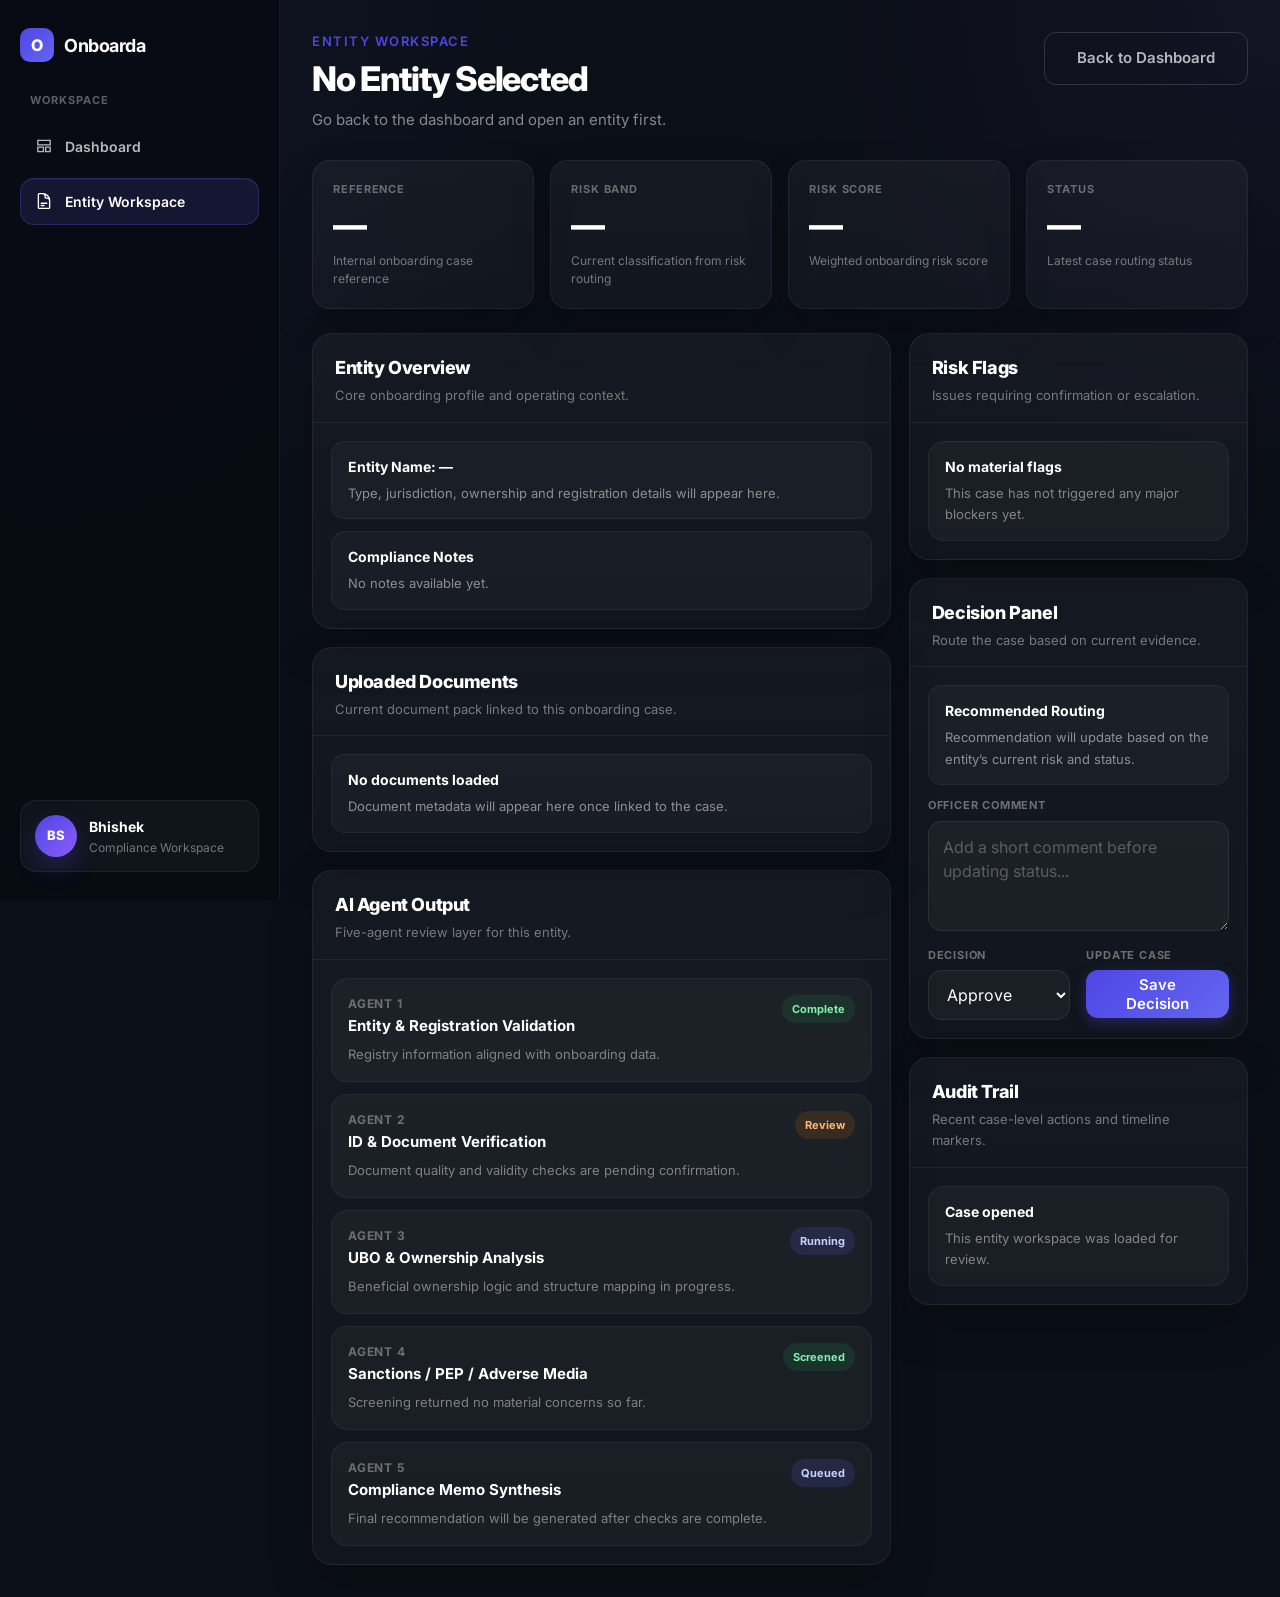
<file: entity.html>
<!DOCTYPE html>
<html lang="en">
<head>
  <meta charset="UTF-8" />
  <meta name="viewport" content="width=device-width, initial-scale=1.0" />
  <title>Onboarda Entity Workspace</title>
  <meta
    name="description"
    content="Entity-level onboarding workspace for reviewing KYC documents, AI outputs, risk scoring, and compliance decisions."
  />
  <link rel="preconnect" href="https://fonts.googleapis.com" />
  <link rel="preconnect" href="https://fonts.gstatic.com" crossorigin />
  <link
    href="https://fonts.googleapis.com/css2?family=Inter:wght@400;500;600;700;800&display=swap"
    rel="stylesheet"
  />
  <link rel="stylesheet" href="styles.css" />
</head>
<body class="portal-body">
  <div class="portal-shell">
    <aside class="portal-sidebar">
      <div>
        <a href="index.html" class="logo portal-logo">
          <div class="logo-mark">O</div>
          <span class="logo-text">Onboarda</span>
        </a>

        <div class="portal-sidebar-label">Workspace</div>

        <nav class="portal-nav">
          <a href="portal.html" class="portal-nav-item">
            <span class="portal-nav-icon">
              <svg viewBox="0 0 24 24" fill="none" stroke="currentColor" stroke-width="1.8">
                <path stroke-linecap="round" stroke-linejoin="round" d="M3.75 4.5h16.5v6H3.75v-6zm0 9h7.5v6h-7.5v-6zm10.5 0h6v6h-6v-6z"/>
              </svg>
            </span>
            Dashboard
          </a>

          <a href="#" class="portal-nav-item active">
            <span class="portal-nav-icon">
              <svg viewBox="0 0 24 24" fill="none" stroke="currentColor" stroke-width="1.8">
                <path stroke-linecap="round" stroke-linejoin="round" d="M19.5 14.25v-2.625a3.375 3.375 0 00-3.375-3.375h-1.5A1.125 1.125 0 0113.5 7.125v-1.5a3.375 3.375 0 00-3.375-3.375H8.25m0 12.75h7.5m-7.5 3H12M10.5 2.25H5.625c-.621 0-1.125.504-1.125 1.125v17.25c0 .621.504 1.125 1.125 1.125h12.75c.621 0 1.125-.504 1.125-1.125V11.25a9 9 0 00-9-9z"/>
              </svg>
            </span>
            Entity Workspace
          </a>
        </nav>
      </div>

      <div class="portal-sidebar-footer">
        <div class="portal-user-card">
          <div class="portal-user-avatar">BS</div>
          <div>
            <div class="portal-user-name">Bhishek</div>
            <div class="portal-user-role">Compliance Workspace</div>
          </div>
        </div>
      </div>
    </aside>

    <main class="portal-main">
      <header class="portal-topbar">
        <div>
          <p class="label label-indigo" style="margin-bottom:8px">Entity Workspace</p>
          <h1 class="portal-page-title" id="entity-page-title">Entity Review</h1>
          <p class="portal-page-sub" id="entity-page-sub">
            Review onboarding documents, AI findings, and route this case through approval.
          </p>
        </div>

        <div class="portal-topbar-actions">
          <a class="btn-secondary btn-secondary-dark" href="portal.html">Back to Dashboard</a>
        </div>
      </header>

      <section class="portal-kpis">
        <div class="portal-kpi-card">
          <div class="portal-kpi-label">Reference</div>
          <div class="portal-kpi-value" id="entity-reference">—</div>
          <div class="portal-kpi-foot">Internal onboarding case reference</div>
        </div>

        <div class="portal-kpi-card">
          <div class="portal-kpi-label">Risk Band</div>
          <div class="portal-kpi-value" id="entity-risk-band">—</div>
          <div class="portal-kpi-foot">Current classification from risk routing</div>
        </div>

        <div class="portal-kpi-card">
          <div class="portal-kpi-label">Risk Score</div>
          <div class="portal-kpi-value" id="entity-risk-score">—</div>
          <div class="portal-kpi-foot">Weighted onboarding risk score</div>
        </div>

        <div class="portal-kpi-card">
          <div class="portal-kpi-label">Status</div>
          <div class="portal-kpi-value" id="entity-status-value">—</div>
          <div class="portal-kpi-foot">Latest case routing status</div>
        </div>
      </section>
            <section class="portal-grid">
        <div class="portal-stack">
          <div class="portal-panel">
            <div class="portal-panel-head">
              <div>
                <div class="portal-panel-title">Entity Overview</div>
                <div class="portal-panel-sub">Core onboarding profile and operating context.</div>
              </div>
            </div>

            <div class="portal-agent-list">
              <div class="validation-card">
                <h4 id="overview-name">Entity Name: —</h4>
                <p id="overview-meta">Type, jurisdiction, ownership and registration details will appear here.</p>
              </div>

              <div class="validation-card">
                <h4>Compliance Notes</h4>
                <p id="overview-notes">No notes available yet.</p>
              </div>
            </div>
          </div>

          <div class="portal-panel">
            <div class="portal-panel-head">
              <div>
                <div class="portal-panel-title">Uploaded Documents</div>
                <div class="portal-panel-sub">Current document pack linked to this onboarding case.</div>
              </div>
            </div>

            <div class="portal-agent-list" id="entity-documents-list">
              <div class="validation-card">
                <h4>No documents loaded</h4>
                <p>Document metadata will appear here once linked to the case.</p>
              </div>
            </div>
          </div>

          <div class="portal-panel">
            <div class="portal-panel-head">
              <div>
                <div class="portal-panel-title">AI Agent Output</div>
                <div class="portal-panel-sub">Five-agent review layer for this entity.</div>
              </div>
            </div>

            <div class="portal-agent-list" id="entity-agent-output">
              <div class="portal-agent-card">
                <div class="portal-agent-top">
                  <div>
                    <div class="portal-agent-name">Agent 1</div>
                    <div class="portal-agent-task">Entity & Registration Validation</div>
                  </div>
                  <span class="validation-pill green">Complete</span>
                </div>
                <div class="portal-agent-meta" id="agent-1-text">
                  Registry information aligned with onboarding data.
                </div>
              </div>

              <div class="portal-agent-card">
                <div class="portal-agent-top">
                  <div>
                    <div class="portal-agent-name">Agent 2</div>
                    <div class="portal-agent-task">ID & Document Verification</div>
                  </div>
                  <span class="validation-pill orange">Review</span>
                </div>
                <div class="portal-agent-meta" id="agent-2-text">
                  Document quality and validity checks are pending confirmation.
                </div>
              </div>

              <div class="portal-agent-card">
                <div class="portal-agent-top">
                  <div>
                    <div class="portal-agent-name">Agent 3</div>
                    <div class="portal-agent-task">UBO & Ownership Analysis</div>
                  </div>
                  <span class="validation-pill indigo">Running</span>
                </div>
                <div class="portal-agent-meta" id="agent-3-text">
                  Beneficial ownership logic and structure mapping in progress.
                </div>
              </div>

              <div class="portal-agent-card">
                <div class="portal-agent-top">
                  <div>
                    <div class="portal-agent-name">Agent 4</div>
                    <div class="portal-agent-task">Sanctions / PEP / Adverse Media</div>
                  </div>
                  <span class="validation-pill green">Screened</span>
                </div>
                <div class="portal-agent-meta" id="agent-4-text">
                  Screening returned no material concerns so far.
                </div>
              </div>

              <div class="portal-agent-card">
                <div class="portal-agent-top">
                  <div>
                    <div class="portal-agent-name">Agent 5</div>
                    <div class="portal-agent-task">Compliance Memo Synthesis</div>
                  </div>
                  <span class="validation-pill indigo">Queued</span>
                </div>
                <div class="portal-agent-meta" id="agent-5-text">
                  Final recommendation will be generated after checks are complete.
                </div>
              </div>
            </div>
          </div>
        </div>

        <div class="portal-stack">
          <div class="portal-panel">
            <div class="portal-panel-head">
              <div>
                <div class="portal-panel-title">Risk Flags</div>
                <div class="portal-panel-sub">Issues requiring confirmation or escalation.</div>
              </div>
            </div>

            <div class="portal-activity-list" id="entity-flags-list">
              <div class="validation-card">
                <h4>No material flags</h4>
                <p>This case has not triggered any major blockers yet.</p>
              </div>
            </div>
          </div>

          <div class="portal-panel">
            <div class="portal-panel-head">
              <div>
                <div class="portal-panel-title">Decision Panel</div>
                <div class="portal-panel-sub">Route the case based on current evidence.</div>
              </div>
            </div>

            <div class="portal-agent-list">
              <div class="validation-card">
                <h4>Recommended Routing</h4>
                <p id="entity-recommendation">
                  Recommendation will update based on the entity’s current risk and status.
                </p>
              </div>

              <div class="portal-form-grid" style="padding:0">
                <div class="portal-form-field portal-form-field-full">
                  <label>Officer Comment</label>
                  <textarea id="entity-officer-comment" placeholder="Add a short comment before updating status..."></textarea>
                </div>

                <div class="portal-form-field">
                  <label>Decision</label>
                  <select id="entity-decision-select">
                    <option value="Approved">Approve</option>
                    <option value="In Review">Keep In Review</option>
                    <option value="Pre-Approval">Move to Pre-Approval</option>
                    <option value="Escalated">Escalate</option>
                    <option value="Pending Documents">Request More Documents</option>
                  </select>
                </div>

                <div class="portal-form-field">
                  <label>Update Case</label>
                  <button type="button" class="btn-primary" id="save-entity-decision" style="height:48px;justify-content:center">
                    Save Decision
                  </button>
                </div>
              </div>
            </div>
          </div>

          <div class="portal-panel">
            <div class="portal-panel-head">
              <div>
                <div class="portal-panel-title">Audit Trail</div>
                <div class="portal-panel-sub">Recent case-level actions and timeline markers.</div>
              </div>
            </div>

            <div class="portal-activity-list" id="entity-audit-list">
              <div class="validation-card">
                <h4>Case opened</h4>
                <p>This entity workspace was loaded for review.</p>
              </div>
            </div>
          </div>
        </div>
      </section>
          </main>
  </div>

  <script>
    function byId(id) {
      return document.getElementById(id);
    }

    function escapeHtml(str) {
      return String(str ?? "")
        .replace(/&/g, "&amp;")
        .replace(/</g, "&lt;")
        .replace(/>/g, "&gt;")
        .replace(/"/g, "&quot;");
    }

    function loadEntity() {
      const entity = JSON.parse(localStorage.getItem("current_entity") || "null");

      if (!entity) {
        byId("entity-page-title").textContent = "No Entity Selected";
        byId("entity-page-sub").textContent = "Go back to the dashboard and open an entity first.";
        return null;
      }

      byId("entity-page-title").textContent = entity.name;
      byId("entity-page-sub").textContent =
        `${entity.type} · ${entity.jurisdiction} · Relationship owner: ${entity.owner || "Unassigned"}`;

      byId("entity-reference").textContent = entity.reference || "—";
      byId("entity-risk-band").textContent = entity.risk || "—";
      byId("entity-risk-score").textContent = entity.score ?? "—";
      byId("entity-status-value").textContent = entity.status || "—";

      byId("overview-name").textContent = `Entity Name: ${entity.name || "—"}`;
      byId("overview-meta").textContent =
        `${entity.type || "—"} entity in ${entity.jurisdiction || "—"} · Registration: ${entity.regNumber || "-"} · Owner: ${entity.owner || "Unassigned"} · Documents: ${entity.documents ?? 0}`;
      byId("overview-notes").textContent = entity.notes || "No notes available yet.";

      renderDocuments(entity);
      renderFlags(entity);
      renderRecommendation(entity);
      renderAudit(entity);

      return entity;
    }

    function renderDocuments(entity) {
      const container = byId("entity-documents-list");
      const docs = Number(entity.documents || 0);

      if (!docs) {
        container.innerHTML = `
          <div class="validation-card">
            <h4>No documents loaded</h4>
            <p>This entity currently has no attached onboarding files.</p>
          </div>
        `;
        return;
      }

      const sampleDocs = [
        "Certificate of Incorporation.pdf",
        "Passport.jpg",
        "Proof of Address.pdf",
        "UBO Declaration.docx",
        "Bank Statement.pdf",
        "Source of Funds.pdf",
        "Corporate Structure Chart.pdf"
      ].slice(0, docs);

      container.innerHTML = sampleDocs.map((doc, index) => `
        <div class="validation-card">
          <h4>${index + 1}. ${escapeHtml(doc)}</h4>
          <p>Linked to the onboarding pack and available for AI review.</p>
        </div>
      `).join("");
    }

    function renderFlags(entity) {
      const container = byId("entity-flags-list");
      const flags = [];

      if (entity.risk === "High") {
        flags.push({
          title: "High risk classification",
          body: "The case risk score places this entity in the enhanced review band."
        });
      }

      if (entity.risk === "Very High") {
        flags.push({
          title: "Very high risk escalation",
          body: "This case should not proceed without enhanced due diligence and officer sign-off."
        });
      }

      if (entity.status === "Pending Documents") {
        flags.push({
          title: "Missing documents",
          body: "The onboarding pack is incomplete and additional supporting documents are required."
        });
      }

      if (Number(entity.documents || 0) < 3) {
        flags.push({
          title: "Weak document coverage",
          body: "Too few onboarding files are present for a strong automated assessment."
        });
      }

      if (entity.status === "Escalated") {
        flags.push({
          title: "Escalated case",
          body: "This entity is already in the escalation queue and requires senior compliance review."
        });
      }

      if (!flags.length) {
        container.innerHTML = `
          <div class="validation-card">
            <h4>No material flags</h4>
            <p>This case has not triggered any major blockers yet.</p>
          </div>
        `;
        return;
      }

      container.innerHTML = flags.map(flag => `
        <div class="validation-card">
          <h4>${escapeHtml(flag.title)}</h4>
          <p>${escapeHtml(flag.body)}</p>
        </div>
      `).join("");
    }

    function renderRecommendation(entity) {
      const el = byId("entity-recommendation");

      if (entity.status === "Escalated" || entity.risk === "Very High") {
        el.textContent =
          "Recommended action: escalate and hold approval until enhanced due diligence is completed.";
        return;
      }

      if (entity.status === "Pending Documents" || Number(entity.documents || 0) < 3) {
        el.textContent =
          "Recommended action: request additional documents before moving this case forward.";
        return;
      }

      if (entity.risk === "High") {
        el.textContent =
          "Recommended action: keep under review and confirm source of funds / ownership clarity before approval.";
        return;
      }

      el.textContent =
        "Recommended action: move toward pre-approval or approval, subject to final officer confirmation.";
    }

    function renderAudit(entity) {
      const container = byId("entity-audit-list");

      const items = [
        `Case loaded for ${entity.name}.`,
        `Current status is ${entity.status}.`,
        `Risk band is ${entity.risk} with score ${entity.score}.`,
        `${entity.documents || 0} document(s) linked to the onboarding case.`
      ];

      container.innerHTML = items.map((item, index) => `
        <div class="validation-card">
          <h4>${index + 1}. Audit Event</h4>
          <p>${escapeHtml(item)}</p>
        </div>
      `).join("");
    }

    function saveDecision() {
      const entity = JSON.parse(localStorage.getItem("current_entity") || "null");
      if (!entity) return;

      const decision = byId("entity-decision-select").value;
      const comment = byId("entity-officer-comment").value.trim();

      entity.status = decision;

      if (comment) {
        entity.notes = comment;
      }

      localStorage.setItem("current_entity", JSON.stringify(entity));

      const allEntities = JSON.parse(localStorage.getItem("onboarda_entities") || "[]");
      const updated = allEntities.map(item => item.id === entity.id ? entity : item);
      localStorage.setItem("onboarda_entities", JSON.stringify(updated));

      loadEntity();
      alert("Entity decision saved.");
    }

    document.addEventListener("DOMContentLoaded", () => {
      loadEntity();

      const saveBtn = byId("save-entity-decision");
      if (saveBtn) {
        saveBtn.addEventListener("click", saveDecision);
      }
    });
  </script>
</body>
</html>
</file>
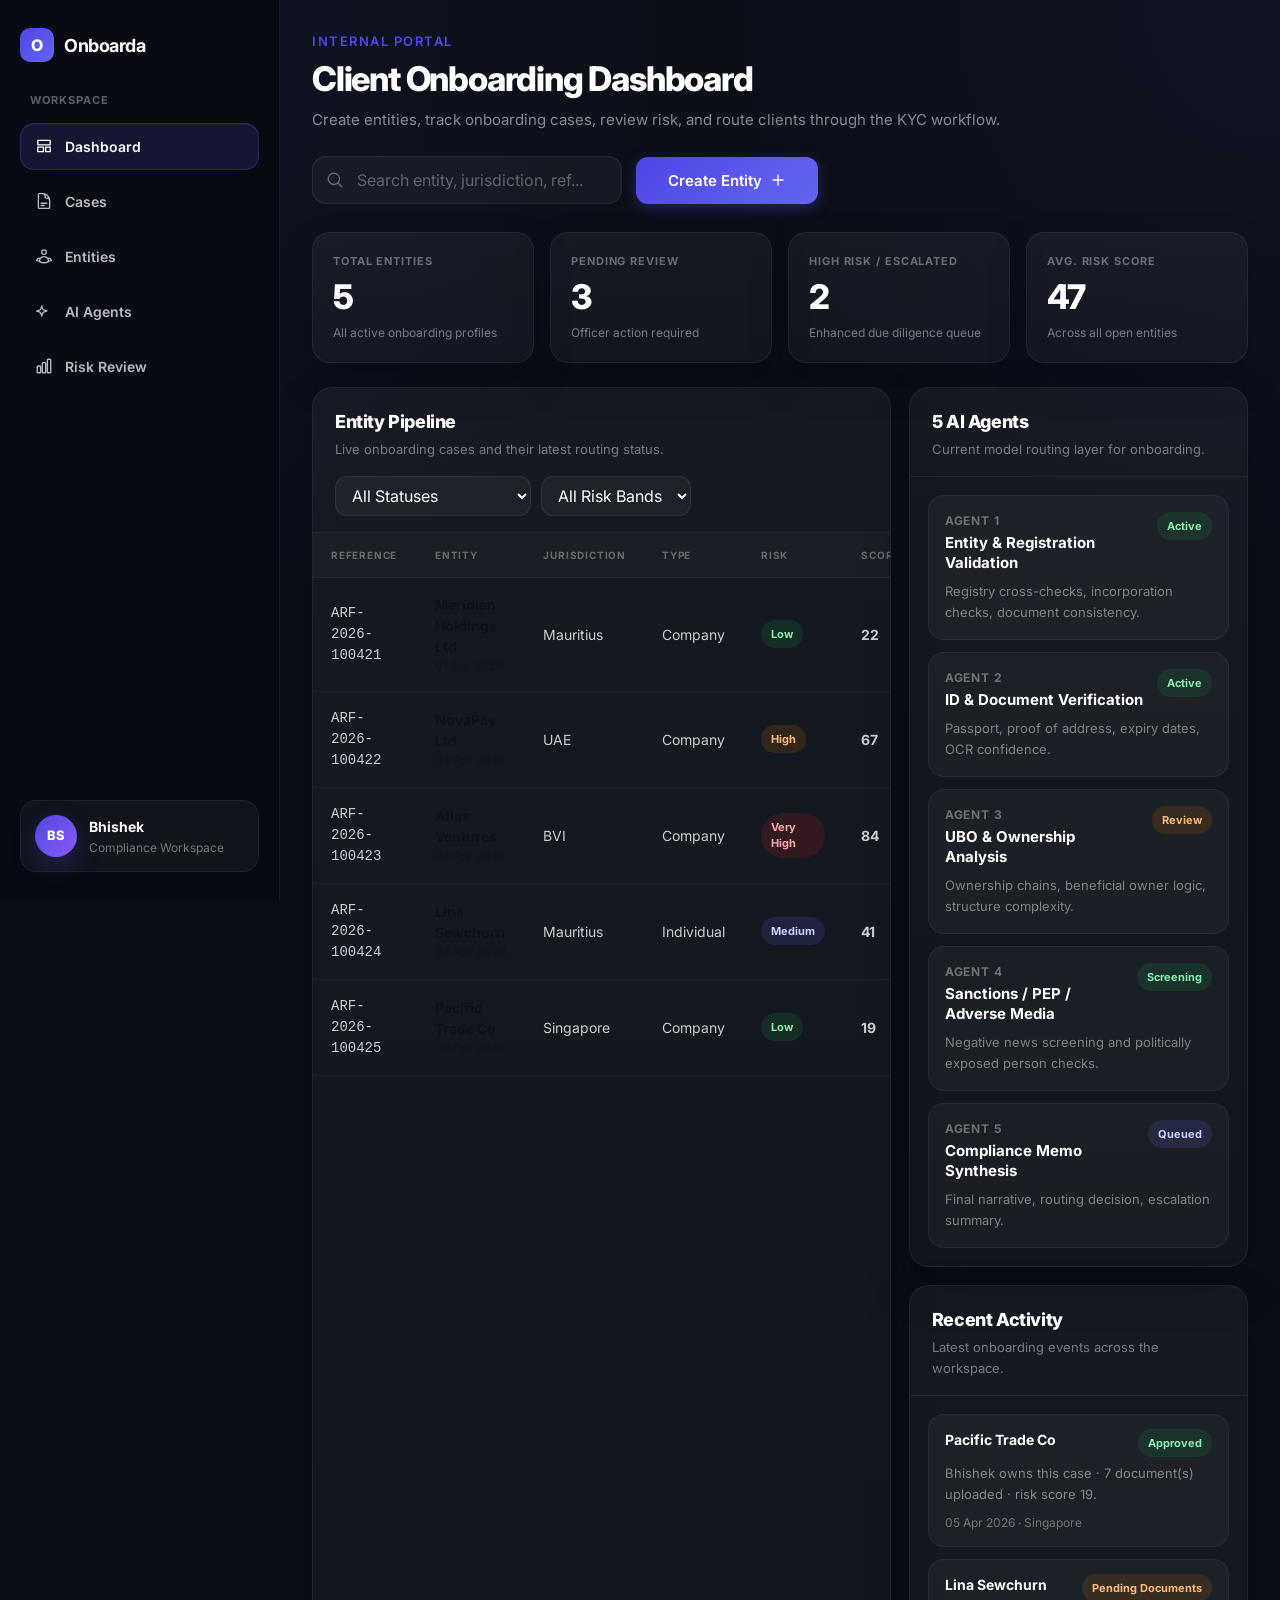
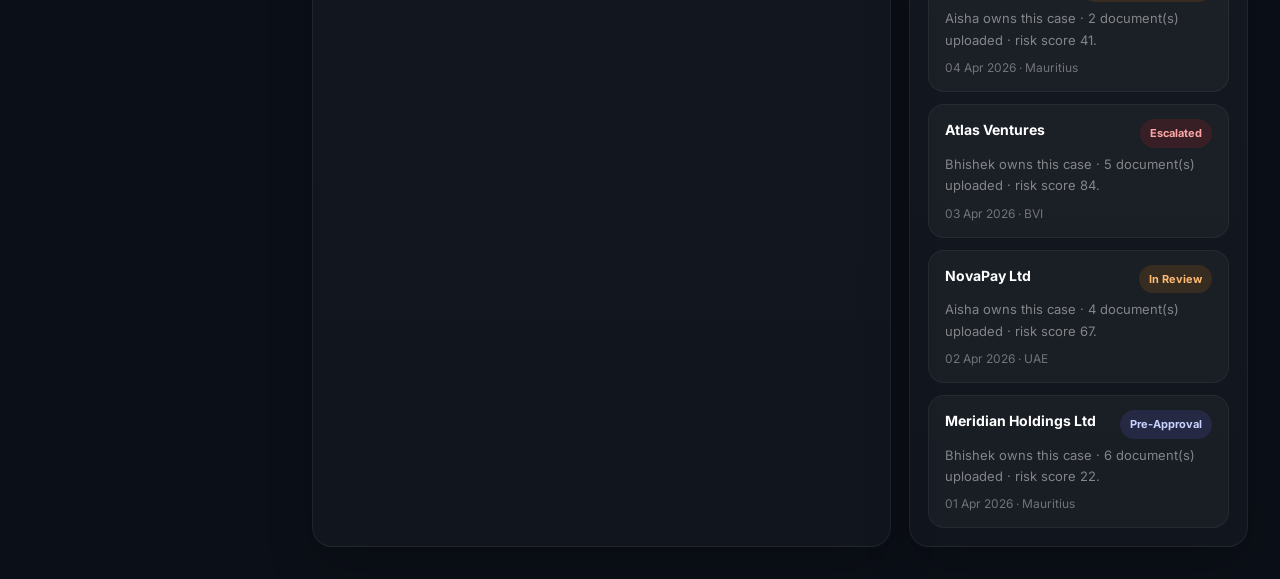
<file: portal.html>
<!DOCTYPE html>
<html lang="en">
<head>
  <meta charset="UTF-8" />
  <meta name="viewport" content="width=device-width, initial-scale=1.0" />
  <title>Onboarda Portal — Internal Dashboard</title>
  <meta
    name="description"
    content="Internal KYC and compliance onboarding portal for creating entities, uploading documents, and reviewing AI agent outputs."
  />
  <link rel="preconnect" href="https://fonts.googleapis.com" />
  <link rel="preconnect" href="https://fonts.gstatic.com" crossorigin />
  <link
    href="https://fonts.googleapis.com/css2?family=Inter:wght@400;500;600;700;800&display=swap"
    rel="stylesheet"
  />
  <link rel="stylesheet" href="styles.css" />
</head>
<body class="portal-body">
  <div class="portal-shell">
    <aside class="portal-sidebar">
      <div>
        <a href="index.html" class="logo portal-logo">
          <div class="logo-mark">O</div>
          <span class="logo-text">Onboarda</span>
        </a>

        <div class="portal-sidebar-label">Workspace</div>

        <nav class="portal-nav">
          <a href="#" class="portal-nav-item active">
            <span class="portal-nav-icon">
              <svg viewBox="0 0 24 24" fill="none" stroke="currentColor" stroke-width="1.8">
                <path stroke-linecap="round" stroke-linejoin="round" d="M3.75 4.5h16.5v6H3.75v-6zm0 9h7.5v6h-7.5v-6zm10.5 0h6v6h-6v-6z"/>
              </svg>
            </span>
            Dashboard
          </a>

          <a href="#" class="portal-nav-item">
            <span class="portal-nav-icon">
              <svg viewBox="0 0 24 24" fill="none" stroke="currentColor" stroke-width="1.8">
                <path stroke-linecap="round" stroke-linejoin="round" d="M19.5 14.25v-2.625a3.375 3.375 0 00-3.375-3.375h-1.5A1.125 1.125 0 0113.5 7.125v-1.5a3.375 3.375 0 00-3.375-3.375H8.25m0 12.75h7.5m-7.5 3H12M10.5 2.25H5.625c-.621 0-1.125.504-1.125 1.125v17.25c0 .621.504 1.125 1.125 1.125h12.75c.621 0 1.125-.504 1.125-1.125V11.25a9 9 0 00-9-9z"/>
              </svg>
            </span>
            Cases
          </a>

          <a href="#" class="portal-nav-item">
            <span class="portal-nav-icon">
              <svg viewBox="0 0 24 24" fill="none" stroke="currentColor" stroke-width="1.8">
                <path stroke-linecap="round" stroke-linejoin="round" d="M18 18.72a9.094 9.094 0 003.741-.479 3 3 0 00-4.682-2.72m.94 3.198l.001.031c0 .225-.012.447-.037.666A11.944 11.944 0 0112 21c-2.17 0-4.207-.576-5.963-1.584A6.062 6.062 0 016 18.719m12 0a5.971 5.971 0 00-.941-3.197m0 0A5.995 5.995 0 0012 12.75a5.995 5.995 0 00-5.058 2.772m0 0a3 3 0 00-4.681 2.72 8.986 8.986 0 003.74.477m.94-3.197a5.971 5.971 0 00-.94 3.197M15 6.75a3 3 0 11-6 0 3 3 0 016 0z"/>
              </svg>
            </span>
            Entities
          </a>

          <a href="#" class="portal-nav-item">
            <span class="portal-nav-icon">
              <svg viewBox="0 0 24 24" fill="none" stroke="currentColor" stroke-width="1.8">
                <path stroke-linecap="round" stroke-linejoin="round" d="M9.813 15.904L9 18.75l-.813-2.846a4.5 4.5 0 00-3.09-3.09L2.25 12l2.846-.813a4.5 4.5 0 003.09-3.09L9 5.25l.813 2.846a4.5 4.5 0 003.09 3.09L15.75 12l-2.846.813a4.5 4.5 0 00-3.09 3.09z"/>
              </svg>
            </span>
            AI Agents
          </a>

          <a href="#" class="portal-nav-item">
            <span class="portal-nav-icon">
              <svg viewBox="0 0 24 24" fill="none" stroke="currentColor" stroke-width="1.8">
                <path stroke-linecap="round" stroke-linejoin="round" d="M3 13.125C3 12.504 3.504 12 4.125 12h2.25c.621 0 1.125.504 1.125 1.125v6.75C7.5 20.496 6.996 21 6.375 21h-2.25A1.125 1.125 0 013 19.875v-6.75zM9.75 8.625c0-.621.504-1.125 1.125-1.125h2.25c.621 0 1.125.504 1.125 1.125v11.25c0 .621-.504 1.125-1.125 1.125h-2.25a1.125 1.125 0 01-1.125-1.125V8.625zM16.5 4.125c0-.621.504-1.125 1.125-1.125h2.25C20.496 3 21 3.504 21 4.125v15.75c0 .621-.504 1.125-1.125 1.125h-2.25a1.125 1.125 0 01-1.125-1.125V4.125z"/>
              </svg>
            </span>
            Risk Review
          </a>
        </nav>
      </div>

      <div class="portal-sidebar-footer">
        <div class="portal-user-card">
          <div class="portal-user-avatar">BS</div>
          <div>
            <div class="portal-user-name">Bhishek</div>
            <div class="portal-user-role">Compliance Workspace</div>
          </div>
        </div>
      </div>
    </aside>

    <main class="portal-main">
      <header class="portal-topbar">
        <div>
          <p class="label label-indigo" style="margin-bottom:8px">Internal Portal</p>
          <h1 class="portal-page-title">Client Onboarding Dashboard</h1>
          <p class="portal-page-sub">
            Create entities, track onboarding cases, review risk, and route clients through the KYC workflow.
          </p>
        </div>

        <div class="portal-topbar-actions">
          <div class="portal-search-wrap">
            <svg class="portal-search-icon" viewBox="0 0 24 24" fill="none" stroke="currentColor" stroke-width="1.8">
              <path stroke-linecap="round" stroke-linejoin="round" d="M21 21l-5.197-5.197m0 0A7.5 7.5 0 105.196 5.196a7.5 7.5 0 0010.607 10.607z"/>
            </svg>
            <input
              type="text"
              id="entity-search"
              class="portal-search"
              placeholder="Search entity, jurisdiction, ref..."
            />
          </div>

          <button class="btn-primary" id="open-create-entity">
            Create Entity
            <svg class="arrow-icon" width="16" height="16" fill="none" viewBox="0 0 24 24" stroke="currentColor" stroke-width="2">
              <path stroke-linecap="round" stroke-linejoin="round" d="M12 4.5v15m7.5-7.5h-15"/>
            </svg>
          </button>
        </div>
      </header>

      <section class="portal-kpis">
        <div class="portal-kpi-card">
          <div class="portal-kpi-label">Total Entities</div>
          <div class="portal-kpi-value" id="kpi-total-entities">0</div>
          <div class="portal-kpi-foot">All active onboarding profiles</div>
        </div>

        <div class="portal-kpi-card">
          <div class="portal-kpi-label">Pending Review</div>
          <div class="portal-kpi-value" id="kpi-pending-review">0</div>
          <div class="portal-kpi-foot">Officer action required</div>
        </div>

        <div class="portal-kpi-card">
          <div class="portal-kpi-label">High Risk / Escalated</div>
          <div class="portal-kpi-value" id="kpi-high-risk">0</div>
          <div class="portal-kpi-foot">Enhanced due diligence queue</div>
        </div>

        <div class="portal-kpi-card">
          <div class="portal-kpi-label">Avg. Risk Score</div>
          <div class="portal-kpi-value" id="kpi-avg-risk">0</div>
          <div class="portal-kpi-foot">Across all open entities</div>
        </div>
      </section>

      <section class="portal-grid">
        <div class="portal-panel portal-panel-lg">
          <div class="portal-panel-head">
            <div>
              <div class="portal-panel-title">Entity Pipeline</div>
              <div class="portal-panel-sub">Live onboarding cases and their latest routing status.</div>
            </div>

            <div class="portal-table-actions">
              <select id="status-filter" class="portal-select">
                <option value="all">All Statuses</option>
                <option value="Pending Documents">Pending Documents</option>
                <option value="In Review">In Review</option>
                <option value="Pre-Approval">Pre-Approval</option>
                <option value="Escalated">Escalated</option>
                <option value="Approved">Approved</option>
              </select>

              <select id="risk-filter" class="portal-select">
                <option value="all">All Risk Bands</option>
                <option value="Low">Low</option>
                <option value="Medium">Medium</option>
                <option value="High">High</option>
                <option value="Very High">Very High</option>
              </select>
            </div>
          </div>

          <div class="portal-table-wrap">
            <table class="portal-table">
              <thead>
                <tr>
                  <th>Reference</th>
                  <th>Entity</th>
                  <th>Jurisdiction</th>
                  <th>Type</th>
                  <th>Risk</th>
                  <th>Score</th>
                  <th>Status</th>
                  <th>Docs</th>
                  <th>Owner</th>
                  <th>Action</th>
                </tr>
              </thead>
              <tbody id="entity-table-body"></tbody>
            </table>
          </div>
        </div>

        <div class="portal-stack">
          <div class="portal-panel">
            <div class="portal-panel-head">
              <div>
                <div class="portal-panel-title">5 AI Agents</div>
                <div class="portal-panel-sub">Current model routing layer for onboarding.</div>
              </div>
            </div>

            <div class="portal-agent-list">
              <div class="portal-agent-card">
                <div class="portal-agent-top">
                  <div>
                    <div class="portal-agent-name">Agent 1</div>
                    <div class="portal-agent-task">Entity & Registration Validation</div>
                  </div>
                  <span class="validation-pill green">Active</span>
                </div>
                <div class="portal-agent-meta">Registry cross-checks, incorporation checks, document consistency.</div>
              </div>

              <div class="portal-agent-card">
                <div class="portal-agent-top">
                  <div>
                    <div class="portal-agent-name">Agent 2</div>
                    <div class="portal-agent-task">ID & Document Verification</div>
                  </div>
                  <span class="validation-pill green">Active</span>
                </div>
                <div class="portal-agent-meta">Passport, proof of address, expiry dates, OCR confidence.</div>
              </div>

              <div class="portal-agent-card">
                <div class="portal-agent-top">
                  <div>
                    <div class="portal-agent-name">Agent 3</div>
                    <div class="portal-agent-task">UBO & Ownership Analysis</div>
                  </div>
                  <span class="validation-pill orange">Review</span>
                </div>
                <div class="portal-agent-meta">Ownership chains, beneficial owner logic, structure complexity.</div>
              </div>

              <div class="portal-agent-card">
                <div class="portal-agent-top">
                  <div>
                    <div class="portal-agent-name">Agent 4</div>
                    <div class="portal-agent-task">Sanctions / PEP / Adverse Media</div>
                  </div>
                  <span class="validation-pill green">Screening</span>
                </div>
                <div class="portal-agent-meta">Negative news screening and politically exposed person checks.</div>
              </div>

              <div class="portal-agent-card">
                <div class="portal-agent-top">
                  <div>
                    <div class="portal-agent-name">Agent 5</div>
                    <div class="portal-agent-task">Compliance Memo Synthesis</div>
                  </div>
                  <span class="validation-pill indigo">Queued</span>
                </div>
                <div class="portal-agent-meta">Final narrative, routing decision, escalation summary.</div>
              </div>
            </div>
          </div>

          <div class="portal-panel">
            <div class="portal-panel-head">
              <div>
                <div class="portal-panel-title">Recent Activity</div>
                <div class="portal-panel-sub">Latest onboarding events across the workspace.</div>
              </div>
            </div>

            <div class="portal-activity-list" id="recent-activity-list"></div>
          </div>
        </div>
      </section>
    </main>
  </div>

  <div class="portal-modal-backdrop" id="create-entity-modal">
    <div class="portal-modal">
      <div class="portal-modal-head">
        <div>
          <h3>Create New Entity</h3>
          <p>Open a new onboarding case for a company or individual.</p>
        </div>
        <button class="portal-modal-close" id="close-create-entity">&times;</button>
      </div>

      <form id="create-entity-form" class="portal-form-grid">
        <div class="portal-form-field">
          <label>Entity Name</label>
          <input type="text" id="entity-name" required placeholder="e.g. Meridian Holdings Ltd" />
        </div>

        <div class="portal-form-field">
          <label>Entity Type</label>
          <select id="entity-type" required>
            <option value="Company">Company</option>
            <option value="Individual">Individual</option>
            <option value="Trust">Trust</option>
            <option value="Foundation">Foundation</option>
          </select>
        </div>

        <div class="portal-form-field">
          <label>Jurisdiction</label>
          <input type="text" id="entity-jurisdiction" required placeholder="e.g. Mauritius" />
        </div>

        <div class="portal-form-field">
          <label>Registration Number</label>
          <input type="text" id="entity-reg-number" placeholder="e.g. C18492" />
        </div>

        <div class="portal-form-field">
          <label>Relationship Owner</label>
          <input type="text" id="entity-owner" placeholder="e.g. Bhishek" />
        </div>

        <div class="portal-form-field">
          <label>Onboarding Stage</label>
          <select id="entity-status" required>
            <option value="Pending Documents">Pending Documents</option>
            <option value="In Review">In Review</option>
            <option value="Pre-Approval">Pre-Approval</option>
            <option value="Escalated">Escalated</option>
            <option value="Approved">Approved</option>
          </select>
        </div>

        <div class="portal-form-field">
          <label>Risk Band</label>
          <select id="entity-risk" required>
            <option value="Low">Low</option>
            <option value="Medium" selected>Medium</option>
            <option value="High">High</option>
            <option value="Very High">Very High</option>
          </select>
        </div>

        <div class="portal-form-field">
          <label>Documents Uploaded</label>
          <input type="number" id="entity-doc-count" min="0" value="0" />
        </div>

        <div class="portal-form-field portal-form-field-full">
          <label>Notes</label>
          <textarea id="entity-notes" placeholder="Add onboarding context, missing documents, or next compliance steps..."></textarea>
        </div>

        <div class="portal-form-actions">
          <button type="button" class="btn-secondary" id="cancel-create-entity">Cancel</button>
          <button type="submit" class="btn-primary">Create Entity</button>
        </div>
      </form>
    </div>
  </div>

  <script src="portal.js"></script>
</body>
</html>
</file>
<file: styles.css>
*, *::before, *::after {
  margin: 0;
  padding: 0;
  box-sizing: border-box;
}

html {
  scroll-behavior: smooth;
  -webkit-font-smoothing: antialiased;
}

body {
  font-family: 'Inter', -apple-system, BlinkMacSystemFont, sans-serif;
  color: #0f1117;
  background: #fff;
  overflow-x: hidden;
  line-height: 1.5;
}

::selection {
  background: rgba(99, 102, 241, 0.2);
}

a {
  text-decoration: none;
  color: inherit;
}

.hidden {
  display: none !important;
}

/* ═══ PARTICLES CANVAS ═══ */
#particles-canvas {
  position: absolute;
  top: 0;
  left: 0;
  width: 100%;
  height: 100%;
  pointer-events: none;
  z-index: 0;
}

/* ═══ UTILITY ═══ */
.section {
  padding: 100px 24px;
  max-width: 1200px;
  margin: 0 auto;
  position: relative;
  z-index: 1;
}

.section-dark {
  background: #0c0e14;
  color: #fff;
}

.section-subtle {
  background: #f8f9fb;
}

.text-center {
  text-align: center;
}

/* ═══ TYPOGRAPHY ═══ */
.label {
  font-size: 13px;
  font-weight: 600;
  text-transform: uppercase;
  letter-spacing: 1.5px;
  margin-bottom: 12px;
}

.label-indigo {
  color: #4f46e5;
}

.label-violet {
  color: #818cf8;
}

.heading-xl {
  font-size: 56px;
  font-weight: 800;
  line-height: 1.08;
  letter-spacing: -2px;
}

.heading-lg {
  font-size: 40px;
  font-weight: 800;
  letter-spacing: -1.5px;
  line-height: 1.15;
}

.heading-md {
  font-size: 18px;
  font-weight: 700;
}

.text-sub {
  font-size: 18px;
  line-height: 1.7;
  color: rgba(15, 17, 23, 0.55);
}

.text-muted {
  font-size: 14px;
  color: rgba(15, 17, 23, 0.55);
  line-height: 1.65;
}

.gradient-text {
  background: linear-gradient(135deg, #4f46e5, #8b5cf6, #6366f1);
  -webkit-background-clip: text;
  -webkit-text-fill-color: transparent;
  background-clip: text;
}

/* ═══ BUTTONS ═══ */
.btn-primary {
  display: inline-flex;
  align-items: center;
  gap: 8px;
  padding: 14px 32px;
  border-radius: 12px;
  font-weight: 600;
  font-size: 15px;
  background: linear-gradient(135deg, #4f46e5, #6366f1);
  color: #fff;
  border: none;
  cursor: pointer;
  transition: all 0.25s cubic-bezier(.16, 1, .3, 1);
  box-shadow: 0 4px 14px rgba(79, 70, 229, 0.35);
  font-family: inherit;
  position: relative;
  overflow: hidden;
}

.btn-primary::after {
  content: '';
  position: absolute;
  top: 50%;
  left: 50%;
  width: 0;
  height: 0;
  background: rgba(255, 255, 255, 0.15);
  border-radius: 50%;
  transform: translate(-50%, -50%);
  transition: width 0.5s, height 0.5s;
}

.btn-primary:hover::after {
  width: 300px;
  height: 300px;
}

.btn-primary:hover {
  transform: translateY(-2px);
  box-shadow: 0 8px 25px rgba(79, 70, 229, 0.45), 0 0 0 3px rgba(99, 102, 241, 0.15);
}

.btn-secondary {
  display: inline-flex;
  align-items: center;
  gap: 8px;
  padding: 14px 32px;
  border-radius: 12px;
  font-weight: 600;
  font-size: 15px;
  background: transparent;
  color: #0f1117;
  border: 1.5px solid rgba(15, 17, 23, 0.15);
  cursor: pointer;
  transition: all 0.25s;
  font-family: inherit;
}

.btn-secondary:hover {
  border-color: #4f46e5;
  color: #4f46e5;
  transform: translateY(-2px);
}

.btn-secondary-dark {
  color: rgba(255, 255, 255, 0.7);
  border-color: rgba(255, 255, 255, 0.15);
}

.btn-secondary-dark:hover {
  color: #fff;
  border-color: rgba(255, 255, 255, 0.4);
}

.btn-lg {
  font-size: 16px;
  padding: 16px 36px;
}

.arrow-icon {
  transition: transform 0.3s;
}

.btn-primary:hover .arrow-icon {
  transform: translateX(4px);
}

/* ═══ GRIDS ═══ */
.grid-2 {
  display: grid;
  grid-template-columns: 1fr 1fr;
  gap: 48px;
  align-items: center;
}

.grid-3 {
  display: grid;
  grid-template-columns: repeat(3, 1fr);
  gap: 24px;
}

.grid-4 {
  display: grid;
  grid-template-columns: repeat(4, 1fr);
  gap: 20px;
}

/* ═══ CARDS ═══ */
.feature-card {
  padding: 32px;
  border-radius: 16px;
  border: 1px solid rgba(15, 17, 23, 0.07);
  background: #fff;
  transition: all 0.3s cubic-bezier(.16, 1, .3, 1);
  position: relative;
  overflow: hidden;
}

.feature-card::before {
  content: '';
  position: absolute;
  top: 0;
  left: 0;
  right: 0;
  height: 3px;
  background: linear-gradient(90deg, #4f46e5, #8b5cf6);
  transform: scaleX(0);
  transform-origin: left;
  transition: transform 0.4s cubic-bezier(.16, 1, .3, 1);
}

.feature-card:hover::before {
  transform: scaleX(1);
}

.feature-card:hover {
  transform: translateY(-6px);
  border-color: rgba(79, 70, 229, 0.2);
  box-shadow: 0 25px 50px rgba(0, 0, 0, 0.08);
}

.icon-box {
  width: 44px;
  height: 44px;
  border-radius: 12px;
  display: flex;
  align-items: center;
  justify-content: center;
  margin-bottom: 16px;
  transition: transform 0.3s, background 0.3s;
}

.feature-card:hover .icon-box {
  transform: scale(1.1);
}

.icon-box-indigo {
  background: rgba(79, 70, 229, 0.08);
  color: #4f46e5;
}

.icon-box-red {
  background: rgba(220, 38, 38, 0.06);
  color: #dc2626;
}

.icon-box-lg {
  width: 56px;
  height: 56px;
  border-radius: 16px;
  margin: 0 auto 20px;
}

/* ═══ HEADER ═══ */
.site-header {
  position: fixed;
  top: 0;
  left: 0;
  right: 0;
  z-index: 100;
  padding: 18px 24px;
  transition: all 0.35s cubic-bezier(.16, 1, .3, 1);
  border-bottom: 1px solid transparent;
}

.site-header.scrolled {
  padding: 12px 24px;
  background: rgba(255, 255, 255, 0.85);
  backdrop-filter: blur(20px) saturate(180%);
  border-bottom-color: rgba(15, 17, 23, 0.06);
}

.header-inner {
  max-width: 1200px;
  margin: 0 auto;
  display: flex;
  align-items: center;
  justify-content: space-between;
}

.logo {
  display: flex;
  align-items: center;
  gap: 10px;
}

.logo-mark {
  width: 34px;
  height: 34px;
  border-radius: 10px;
  background: linear-gradient(135deg, #4f46e5, #6366f1);
  display: flex;
  align-items: center;
  justify-content: center;
  color: #fff;
  font-weight: 800;
  font-size: 16px;
  transition: transform 0.3s;
}

.logo:hover .logo-mark {
  transform: rotate(-8deg) scale(1.1);
}

.logo-text {
  font-size: 18px;
  font-weight: 700;
  letter-spacing: -0.5px;
}

.nav {
  display: flex;
  gap: 32px;
}

.nav a {
  color: rgba(15, 17, 23, 0.6);
  font-size: 14px;
  font-weight: 500;
  transition: color 0.2s;
  position: relative;
}

.nav a::after {
  content: '';
  position: absolute;
  bottom: -4px;
  left: 0;
  width: 0;
  height: 2px;
  background: #4f46e5;
  border-radius: 1px;
  transition: width 0.3s;
}

.nav a:hover {
  color: #4f46e5;
}

.nav a:hover::after {
  width: 100%;
}

/* ═══ HERO ═══ */
.hero {
  padding: 160px 24px 100px;
  min-height: 100vh;
  position: relative;
  overflow: hidden;
  display: flex;
  align-items: center;
}

.hero-bg {
  position: absolute;
  top: 0;
  left: 0;
  right: 0;
  bottom: 0;
  background:
    radial-gradient(ellipse 80% 60% at 50% -10%, rgba(99, 102, 241, 0.12), transparent 70%),
    radial-gradient(ellipse 60% 40% at 80% 20%, rgba(139, 92, 246, 0.08), transparent),
    #fff;
  z-index: 0;
}

.hero-inner {
  max-width: 1200px;
  margin: 0 auto;
  width: 100%;
  display: flex;
  gap: 64px;
  align-items: center;
  position: relative;
  z-index: 1;
}

.hero-content {
  flex: 1 1 480px;
}

.hero-visual {
  flex: 1 1 500px;
}

.hero-tag {
  display: inline-flex;
  align-items: center;
  gap: 8px;
  padding: 6px 14px;
  border-radius: 20px;
  background: rgba(79, 70, 229, 0.08);
  margin-bottom: 24px;
}

.hero-tag-dot {
  width: 6px;
  height: 6px;
  border-radius: 50%;
  background: #4f46e5;
  animation: pulse-dot 2s infinite;
}

@keyframes pulse-dot {
  0%, 100% {
    opacity: 1;
    transform: scale(1);
  }
  50% {
    opacity: 0.5;
    transform: scale(1.5);
  }
}

.hero-tag-text {
  font-size: 13px;
  font-weight: 600;
  color: #4f46e5;
}

.hero-stats {
  display: flex;
  gap: 32px;
  margin-top: 48px;
}

/* ═══ TYPING CURSOR ═══ */
.typing-cursor {
  display: inline-block;
  width: 3px;
  height: 0.9em;
  background: #4f46e5;
  margin-left: 4px;
  animation: blink 0.7s infinite;
  vertical-align: text-bottom;
  border-radius: 2px;
}

@keyframes blink {
  0%, 100% { opacity: 1; }
  50% { opacity: 0; }
}

/* ═══ COUNTER ═══ */
.counter {
  display: inline-block;
}

/* ═══ PROOF BAR ═══ */
.proof-bar {
  border-top: 1px solid rgba(15, 17, 23, 0.06);
  border-bottom: 1px solid rgba(15, 17, 23, 0.06);
  padding: 24px;
  overflow: hidden;
}

.proof-track {
  display: flex;
  gap: 48px;
  animation: proof-scroll 20s linear infinite;
  width: max-content;
}

.proof-track:hover {
  animation-play-state: paused;
}

@keyframes proof-scroll {
  0% {
    transform: translateX(0);
  }
  100% {
    transform: translateX(-50%);
  }
}

.proof-item {
  display: flex;
  align-items: center;
  gap: 8px;
  color: rgba(15, 17, 23, 0.35);
  font-size: 13px;
  font-weight: 500;
  white-space: nowrap;
}

.proof-item svg {
  color: #4f46e5;
  flex-shrink: 0;
}

/* ═══ DASHBOARD MOCKUP ═══ */
.mockup {
  background: #0c0e14;
  border-radius: 16px;
  border: 1px solid rgba(255, 255, 255, 0.08);
  overflow: hidden;
  box-shadow: 0 40px 80px rgba(0, 0, 0, 0.5);
  max-width: 720px;
  width: 100%;
  transition: transform 0.6s cubic-bezier(.16, 1, .3, 1);
}

.mockup:hover {
  transform: translateY(-8px) scale(1.01);
}

.mockup-titlebar {
  display: flex;
  align-items: center;
  gap: 8px;
  padding: 14px 20px;
  border-bottom: 1px solid rgba(255, 255, 255, 0.06);
  background: rgba(255, 255, 255, 0.02);
}

.mockup-dot {
  width: 12px;
  height: 12px;
  border-radius: 50%;
}

.mockup-title {
  margin-left: 12px;
  font-size: 12px;
  color: rgba(255, 255, 255, 0.35);
  font-weight: 500;
}

.mockup-stats {
  display: grid;
  grid-template-columns: repeat(4, 1fr);
  gap: 1px;
  padding: 16px 20px 12px;
  border-bottom: 1px solid rgba(255, 255, 255, 0.06);
}

.mockup-stat-label {
  font-size: 10px;
  color: rgba(255, 255, 255, 0.4);
  font-weight: 500;
  text-transform: uppercase;
  letter-spacing: 0.5px;
}

.mockup-stat-value {
  font-size: 22px;
  font-weight: 700;
  color: #fff;
  margin-top: 2px;
}

.mockup-thead {
  display: grid;
  grid-template-columns: 130px 1fr 90px 60px 110px;
  padding: 10px 20px;
  font-size: 10px;
  font-weight: 600;
  color: rgba(255, 255, 255, 0.3);
  text-transform: uppercase;
  letter-spacing: 0.5px;
  border-bottom: 1px solid rgba(255, 255, 255, 0.06);
}

.mockup-row {
  display: grid;
  grid-template-columns: 130px 1fr 90px 60px 110px;
  padding: 11px 20px;
  font-size: 13px;
  color: rgba(255, 255, 255, 0.75);
  border-bottom: 1px solid rgba(255, 255, 255, 0.04);
  transition: background 0.15s;
  cursor: pointer;
  opacity: 0;
  animation: row-slide 0.5s forwards;
}

.mockup-row:hover {
  background: rgba(255, 255, 255, 0.03);
}

@keyframes row-slide {
  from {
    opacity: 0;
    transform: translateX(-10px);
  }
  to {
    opacity: 1;
    transform: translateX(0);
  }
}

.mockup-row:nth-child(1) { animation-delay: 0.3s; }
.mockup-row:nth-child(2) { animation-delay: 0.45s; }
.mockup-row:nth-child(3) { animation-delay: 0.6s; }
.mockup-row:nth-child(4) { animation-delay: 0.75s; }
.mockup-row:nth-child(5) { animation-delay: 0.9s; }

.mockup-ref {
  font-family: monospace;
  font-size: 11px;
  color: rgba(255, 255, 255, 0.5);
}

.mockup-company {
  font-weight: 500;
  color: #fff;
}

.mockup-score {
  font-weight: 700;
}

.risk-badge {
  padding: 2px 8px;
  border-radius: 10px;
  font-size: 11px;
  font-weight: 600;
  display: inline-block;
}

.status-dot {
  width: 6px;
  height: 6px;
  border-radius: 50%;
  display: inline-block;
  margin-right: 6px;
}

.status-dot.pulse {
  animation: pulse-dot 2s infinite;
}

/* ═══ PIPELINE ═══ */
.pipeline {
  background: #0c0e14;
  border-radius: 16px;
  padding: 32px;
  border: 1px solid rgba(255, 255, 255, 0.08);
  box-shadow: 0 30px 60px rgba(0, 0, 0, 0.15);
}

.pipeline-title {
  font-size: 12px;
  font-weight: 600;
  color: rgba(255, 255, 255, 0.4);
  text-transform: uppercase;
  letter-spacing: 1px;
  margin-bottom: 20px;
}

.pipeline-item {
  display: flex;
  align-items: center;
  justify-content: space-between;
  padding: 12px 16px;
  border-radius: 10px;
  margin-bottom: 8px;
  border: 1px solid rgba(255, 255, 255, 0.04);
  background: rgba(255, 255, 255, 0.03);
  transition: all 0.3s;
}

.pipeline-item.active {
  background: rgba(99, 102, 241, 0.1);
  border-color: rgba(99, 102, 241, 0.2);
}

.pipeline-item.active .pipeline-status-dot {
  animation: pulse-dot 1.5s infinite;
}

.pipeline-agent {
  font-size: 10px;
  font-weight: 600;
  color: rgba(255, 255, 255, 0.35);
  margin-bottom: 2px;
}

.pipeline-task {
  font-size: 13px;
  color: #fff;
  font-weight: 500;
}

.pipeline-status {
  font-size: 11px;
  font-weight: 600;
  padding: 2px 8px;
  border-radius: 6px;
}

.pipeline-time {
  font-size: 10px;
  color: rgba(255, 255, 255, 0.3);
  margin-top: 4px;
  font-family: monospace;
}

.pipeline-status-dot {
  width: 6px;
  height: 6px;
  border-radius: 50%;
  display: inline-block;
  margin-right: 4px;
}

.pipeline-progress {
  height: 2px;
  background: rgba(255, 255, 255, 0.06);
  border-radius: 1px;
  margin-top: 6px;
  overflow: hidden;
}

.pipeline-progress-fill {
  height: 100%;
  border-radius: 1px;
  transition: width 2s ease-out;
}

/* ═══ WORKFLOW ═══ */
.workflow-card {
  padding: 28px;
  border-radius: 14px;
  background: rgba(255, 255, 255, 0.04);
  border: 1px solid rgba(255, 255, 255, 0.06);
  transition: all 0.35s cubic-bezier(.16, 1, .3, 1);
  position: relative;
  overflow: hidden;
}

.workflow-card::before {
  content: '';
  position: absolute;
  inset: 0;
  background: radial-gradient(circle at var(--mx, 50%) var(--my, 50%), rgba(99, 102, 241, 0.15), transparent 60%);
  opacity: 0;
  transition: opacity 0.3s;
}

.workflow-card:hover::before {
  opacity: 1;
}

.workflow-card:hover {
  border-color: rgba(99, 102, 241, 0.25);
  transform: translateY(-4px);
}

.workflow-num {
  font-size: 32px;
  font-weight: 800;
  color: rgba(99, 102, 241, 0.3);
  margin-bottom: 12px;
  font-family: monospace;
  position: relative;
  z-index: 1;
}

.workflow-title {
  font-size: 16px;
  font-weight: 700;
  color: #fff;
  margin-bottom: 6px;
  position: relative;
  z-index: 1;
}

.workflow-sub {
  font-size: 13px;
  color: rgba(255, 255, 255, 0.45);
  line-height: 1.6;
  position: relative;
  z-index: 1;
}

.hitl-badge {
  text-align: center;
  margin-top: 48px;
  padding: 20px 28px;
  border-radius: 12px;
  background: rgba(99, 102, 241, 0.08);
  border: 1px solid rgba(99, 102, 241, 0.15);
  display: inline-flex;
  align-items: center;
  gap: 10px;
  width: fit-content;
}

/* ═══ PORTFOLIO ═══ */
.portfolio {
  background: linear-gradient(135deg, #f8f9fb, #f1f3f9);
  border-radius: 16px;
  padding: 32px;
  border: 1px solid rgba(15, 17, 23, 0.06);
}

.portfolio-title {
  font-size: 12px;
  font-weight: 600;
  color: rgba(15, 17, 23, 0.4);
  text-transform: uppercase;
  letter-spacing: 1px;
  margin-bottom: 20px;
}

.portfolio-grid {
  display: grid;
  grid-template-columns: 1fr 1fr;
  gap: 12px;
  margin-bottom: 20px;
}

.portfolio-stat {
  padding: 16px;
  border-radius: 10px;
  background: #fff;
  border: 1px solid rgba(15, 17, 23, 0.06);
  transition: transform 0.3s;
}

.portfolio-stat:hover {
  transform: scale(1.03);
}

.portfolio-stat-label {
  font-size: 10px;
  font-weight: 500;
  color: rgba(15, 17, 23, 0.4);
  text-transform: uppercase;
  letter-spacing: 0.5px;
}

.portfolio-stat-value {
  font-size: 28px;
  font-weight: 800;
  margin-top: 4px;
}

.risk-bar {
  display: flex;
  gap: 4px;
  height: 10px;
  border-radius: 5px;
  overflow: hidden;
}

.risk-bar-segment {
  transition: flex 0.8s cubic-bezier(.16, 1, .3, 1);
  border-radius: 0;
}

.risk-bar-labels {
  display: flex;
  justify-content: space-between;
  margin-top: 8px;
}

.risk-bar-labels span {
  font-size: 10px;
  color: rgba(15, 17, 23, 0.4);
}

/* ═══ CHECK LIST ═══ */
.check-item {
  display: flex;
  gap: 12px;
  align-items: flex-start;
}

.check-icon {
  width: 22px;
  height: 22px;
  border-radius: 6px;
  background: rgba(79, 70, 229, 0.1);
  display: flex;
  align-items: center;
  justify-content: center;
  flex-shrink: 0;
  margin-top: 2px;
}

.check-icon svg {
  width: 12px;
  height: 12px;
  stroke: #4f46e5;
  stroke-width: 3;
  fill: none;
}

.detail-item {
  display: flex;
  gap: 14px;
  align-items: flex-start;
}

.detail-icon {
  width: 24px;
  height: 24px;
  border-radius: 8px;
  background: rgba(79, 70, 229, 0.1);
  display: flex;
  align-items: center;
  justify-content: center;
  flex-shrink: 0;
  margin-top: 2px;
}

.detail-icon svg {
  width: 12px;
  height: 12px;
  stroke: #4f46e5;
  stroke-width: 3;
  fill: none;
}

/* ═══ DEMO CARDS ═══ */
.demo-card {
  background: #fff;
  border-radius: 16px;
  border: 1px solid rgba(15, 17, 23, 0.06);
  overflow: hidden;
  transition: all 0.35s cubic-bezier(.16, 1, .3, 1);
}

.demo-card:hover {
  transform: translateY(-6px);
  box-shadow: 0 25px 50px rgba(0, 0, 0, 0.08);
}

.demo-card-visual {
  height: 180px;
  background: linear-gradient(135deg, #0c0e14, #1a1d2e);
  display: flex;
  align-items: center;
  justify-content: center;
  position: relative;
  overflow: hidden;
}

.demo-card-visual::before {
  content: '';
  position: absolute;
  inset: 0;
  background:
    radial-gradient(circle at 30% 40%, rgba(99, 102, 241, 0.1), transparent 50%),
    radial-gradient(circle at 70% 60%, rgba(139, 92, 246, 0.08), transparent 50%);
}

.demo-card-tag {
  padding: 8px 16px;
  border-radius: 8px;
  background: rgba(255, 255, 255, 0.06);
  border: 1px solid rgba(255, 255, 255, 0.08);
  color: rgba(255, 255, 255, 0.5);
  font-size: 12px;
  font-weight: 600;
  letter-spacing: 0.5px;
  position: relative;
  z-index: 1;
}

.demo-card-body {
  padding: 24px;
}

/* ═══ TRUST ═══ */
.trust-card {
  padding: 36px;
  border-radius: 16px;
  background: linear-gradient(135deg, rgba(79, 70, 229, 0.04), rgba(139, 92, 246, 0.04));
  border: 1px solid rgba(79, 70, 229, 0.1);
  text-align: center;
  transition: all 0.35s;
}

.trust-card:hover {
  transform: translateY(-4px);
  box-shadow: 0 20px 40px rgba(79, 70, 229, 0.08);
  border-color: rgba(79, 70, 229, 0.2);
}

/* ═══ CTA ═══ */
.cta-section {
  background: linear-gradient(135deg, #0c0e14, #1a1d2e);
  padding: 100px 24px;
  position: relative;
  overflow: hidden;
}

.cta-section::before {
  content: '';
  position: absolute;
  top: -50%;
  left: -50%;
  width: 200%;
  height: 200%;
  background:
    radial-gradient(circle at 30% 50%, rgba(79, 70, 229, 0.08), transparent 40%),
    radial-gradient(circle at 70% 50%, rgba(139, 92, 246, 0.06), transparent 40%);
  animation: cta-glow 8s ease-in-out infinite alternate;
}

@keyframes cta-glow {
  0% {
    transform: translate(0, 0);
  }
  100% {
    transform: translate(2%, -2%);
  }
}

/* ═══ FOOTER ═══ */
.site-footer {
  background: #0c0e14;
  border-top: 1px solid rgba(255, 255, 255, 0.06);
  padding: 64px 24px 40px;
}

.footer-col-title {
  font-size: 12px;
  font-weight: 600;
  color: rgba(255, 255, 255, 0.4);
  text-transform: uppercase;
  letter-spacing: 1px;
  margin-bottom: 16px;
}

.footer-link {
  font-size: 14px;
  color: rgba(255, 255, 255, 0.35);
  margin-bottom: 10px;
  cursor: pointer;
  transition: color 0.2s, transform 0.2s;
  display: block;
}

.footer-link:hover {
  color: rgba(255, 255, 255, 0.7);
  transform: translateX(4px);
}

.footer-bottom {
  border-top: 1px solid rgba(255, 255, 255, 0.06);
  padding-top: 24px;
  display: flex;
  justify-content: space-between;
  align-items: center;
  flex-wrap: wrap;
  gap: 12px;
}

.footer-legal {
  font-size: 12px;
  color: rgba(255, 255, 255, 0.25);
}

.footer-legal a {
  transition: color 0.2s;
}

.footer-legal a:hover {
  color: rgba(255, 255, 255, 0.5);
}

/* ═══ FADE-IN ═══ */
.fade-in {
  opacity: 1;
  transform: none;
  transition:
    opacity 0.7s cubic-bezier(.16, 1, .3, 1),
    transform 0.7s cubic-bezier(.16, 1, .3, 1);
}

.fade-in.visible {
  opacity: 1;
  transform: translateY(0);
}

.fade-in.d1 { transition-delay: 0.1s; }
.fade-in.d2 { transition-delay: 0.2s; }
.fade-in.d3 { transition-delay: 0.3s; }
.fade-in.d4 { transition-delay: 0.4s; }

/* ═══ PARALLAX ═══ */
.parallax-layer {
  will-change: transform;
  transition: transform 0.1s linear;
}

/* ═══ VALIDATION PANEL ═══ */
.validation-shell {
  background: #0c0e14;
  border-radius: 16px;
  border: 1px solid rgba(255, 255, 255, 0.08);
  overflow: hidden;
  box-shadow: 0 40px 80px rgba(0, 0, 0, 0.5);
  max-width: 720px;
  width: 100%;
  padding: 20px;
}

.validation-header {
  display: flex;
  justify-content: space-between;
  align-items: flex-start;
  gap: 16px;
  flex-wrap: wrap;
  margin-bottom: 18px;
}

.validation-title {
  font-size: 12px;
  color: rgba(255, 255, 255, 0.4);
  text-transform: uppercase;
  letter-spacing: 1px;
  font-weight: 600;
  margin-bottom: 12px;
}

.validation-score-wrap {
  display: flex;
  align-items: center;
  gap: 14px;
  flex-wrap: wrap;
}

.validation-ring {
  width: 82px;
  height: 82px;
  border-radius: 50%;
  display: grid;
  place-items: center;
  background: conic-gradient(#6366f1 0deg, rgba(255, 255, 255, 0.08) 0deg);
  position: relative;
}

.validation-ring::after {
  content: '';
  position: absolute;
  inset: 8px;
  border-radius: 50%;
  background: #0c0e14;
  border: 1px solid rgba(255, 255, 255, 0.06);
}

.validation-ring span {
  position: relative;
  z-index: 1;
  font-size: 18px;
  font-weight: 800;
  color: #fff;
}

.validation-decision {
  font-size: 22px;
  font-weight: 800;
  color: #fff;
  letter-spacing: -0.6px;
}

.validation-sub {
  font-size: 13px;
  color: rgba(255, 255, 255, 0.45);
  max-width: 420px;
  margin-top: 4px;
}

.validation-pill {
  padding: 6px 10px;
  border-radius: 999px;
  font-size: 11px;
  font-weight: 700;
  display: inline-flex;
  align-items: center;
  gap: 6px;
}

.validation-pill.green {
  background: rgba(22, 163, 74, 0.15);
  color: #86efac;
}

.validation-pill.orange {
  background: rgba(217, 119, 6, 0.15);
  color: #fdba74;
}

.validation-pill.red {
  background: rgba(220, 38, 38, 0.15);
  color: #fca5a5;
}

.validation-pill.indigo {
  background: rgba(99, 102, 241, 0.15);
  color: #c7d2fe;
}

.validation-kpis {
  display: grid;
  grid-template-columns: repeat(4, 1fr);
  gap: 10px;
  margin-bottom: 14px;
}

.validation-kpi {
  padding: 14px;
  border-radius: 12px;
  background: rgba(255, 255, 255, 0.03);
  border: 1px solid rgba(255, 255, 255, 0.05);
}

.validation-kpi-value {
  font-size: 22px;
  font-weight: 800;
  color: #fff;
}

.validation-kpi-label {
  font-size: 10px;
  color: rgba(255, 255, 255, 0.38);
  text-transform: uppercase;
  letter-spacing: 0.5px;
  margin-top: 4px;
}

.validation-grid {
  display: grid;
  grid-template-columns: 1fr 1fr;
  gap: 12px;
  margin-bottom: 12px;
}

.validation-field label {
  display: block;
  font-size: 10px;
  font-weight: 600;
  color: rgba(255, 255, 255, 0.38);
  text-transform: uppercase;
  letter-spacing: 0.6px;
  margin-bottom: 6px;
}

.validation-input,
.validation-select,
.validation-textarea {
  width: 100%;
  padding: 12px 14px;
  border-radius: 12px;
  border: 1px solid rgba(255, 255, 255, 0.08);
  background: rgba(255, 255, 255, 0.03);
  color: #fff;
  font: inherit;
}

.validation-input:focus,
.validation-select:focus,
.validation-textarea:focus {
  outline: none;
  border-color: rgba(99, 102, 241, 0.55);
  box-shadow: 0 0 0 3px rgba(99, 102, 241, 0.14);
}

.validation-textarea {
  min-height: 110px;
  resize: vertical;
}

.validation-upload {
  padding: 16px;
  border-radius: 14px;
  background: rgba(255, 255, 255, 0.03);
  border: 1px dashed rgba(129, 140, 248, 0.45);
  text-align: center;
  cursor: pointer;
  transition: 0.2s;
}

.validation-upload:hover {
  background: rgba(99, 102, 241, 0.08);
  border-color: rgba(129, 140, 248, 0.7);
}

.validation-upload strong {
  display: block;
  color: #fff;
  margin-bottom: 4px;
}

.validation-upload span {
  font-size: 12px;
  color: rgba(255, 255, 255, 0.45);
}

.validation-files {
  display: grid;
  gap: 8px;
  margin-top: 12px;
}

.validation-file {
  padding: 10px 12px;
  border-radius: 12px;
  background: rgba(255, 255, 255, 0.03);
  border: 1px solid rgba(255, 255, 255, 0.05);
  display: flex;
  justify-content: space-between;
  gap: 12px;
  align-items: center;
  color: rgba(255, 255, 255, 0.78);
  font-size: 13px;
}

.validation-file small {
  display: block;
  color: rgba(255, 255, 255, 0.38);
  margin-top: 2px;
}

.validation-actions {
  display: flex;
  gap: 12px;
  flex-wrap: wrap;
  margin-top: 12px;
}

.validation-tabs {
  display: flex;
  gap: 10px;
  flex-wrap: wrap;
  margin: 18px 0 14px;
}

.validation-tab {
  background: rgba(255, 255, 255, 0.03);
  border: 1px solid rgba(255, 255, 255, 0.07);
  color: rgba(255, 255, 255, 0.7);
  border-radius: 10px;
  padding: 10px 14px;
  font: inherit;
  font-weight: 600;
  cursor: pointer;
}

.validation-tab.active {
  background: rgba(99, 102, 241, 0.14);
  color: #fff;
  border-color: rgba(99, 102, 241, 0.3);
}

.validation-panel {
  display: none;
}

.validation-panel.active {
  display: block;
}

.validation-table {
  width: 100%;
  border-collapse: collapse;
}

.validation-table th,
.validation-table td {
  padding: 12px 14px;
  border-bottom: 1px solid rgba(255, 255, 255, 0.05);
  text-align: left;
  font-size: 13px;
  color: rgba(255, 255, 255, 0.78);
  vertical-align: top;
  background: rgba(255, 255, 255, 0.02);
}

.validation-table th {
  font-size: 10px;
  text-transform: uppercase;
  letter-spacing: 0.7px;
  color: rgba(255, 255, 255, 0.35);
  font-weight: 600;
}

.validation-list {
  display: grid;
  gap: 10px;
}

.validation-card {
  padding: 14px 16px;
  border-radius: 14px;
  background: rgba(255, 255, 255, 0.03);
  border: 1px solid rgba(255, 255, 255, 0.05);
}

.validation-card h4 {
  font-size: 14px;
  color: #fff;
  margin-bottom: 6px;
}

.validation-card p {
  font-size: 13px;
  color: rgba(255, 255, 255, 0.5);
  line-height: 1.65;
}

.validation-banner {
  margin-top: 14px;
  padding: 14px 16px;
  border-radius: 14px;
  background: rgba(217, 119, 6, 0.12);
  border: 1px solid rgba(217, 119, 6, 0.26);
  color: #fed7aa;
  font-size: 13px;
  display: none;
}

.validation-banner.show {
  display: block;
}

.mono {
  font-family: ui-monospace, SFMono-Regular, Menlo, monospace;
}

/* ═══ MOBILE ═══ */
.mobile-toggle {
  display: none;
  background: none;
  border: none;
  cursor: pointer;
  padding: 8px;
}

.mobile-toggle span {
  display: block;
  width: 22px;
  height: 2px;
  background: #0f1117;
  margin: 5px 0;
  border-radius: 2px;
  transition: all 0.3s;
}

.mobile-menu {
  display: none;
  position: fixed;
  top: 0;
  left: 0;
  right: 0;
  bottom: 0;
  background: rgba(255, 255, 255, 0.98);
  backdrop-filter: blur(20px);
  z-index: 200;
  flex-direction: column;
  align-items: center;
  justify-content: center;
  gap: 32px;
}

.mobile-menu.open {
  display: flex;
}

.mobile-menu a {
  font-size: 20px;
  font-weight: 600;
  color: #0f1117;
}

.mobile-close {
  position: absolute;
  top: 20px;
  right: 24px;
  background: none;
  border: none;
  font-size: 28px;
  cursor: pointer;
  color: #0f1117;
}

@media (max-width: 900px) {
  .grid-2,
  .grid-3,
  .grid-4,
  .validation-kpis,
  .validation-grid {
    grid-template-columns: 1fr;
  }

  .hero-inner {
    flex-direction: column;
  }

  .hero-visual,
  .portfolio {
    display: none;
  }

  .section {
    padding: 64px 20px;
  }

  .nav {
    display: none;
  }

  .mobile-toggle {
    display: block;
  }

  .hero {
    padding: 130px 20px 60px;
    min-height: auto;
  }

  .hitl-badge {
    margin-left: auto;
    margin-right: auto;
  }

  #pipeline-desktop {
    display: none !important;
  }
}

@media (max-width: 600px) {
  .heading-xl {
    font-size: 36px !important;
    letter-spacing: -1px;
  }

  .heading-lg {
    font-size: 28px;
  }

  .hero-stats {
    flex-wrap: wrap;
    gap: 24px;
  }
}
/* ═══ PORTAL PAGE ═══ */
.portal-body {
  background: #f5f7fb;
  color: #0f1117;
}

.portal-shell {
  min-height: 100vh;
  display: grid;
  grid-template-columns: 280px 1fr;
}

.portal-sidebar {
  background: #0c0e14;
  color: #fff;
  padding: 28px 20px;
  display: flex;
  flex-direction: column;
  justify-content: space-between;
  border-right: 1px solid rgba(255, 255, 255, 0.06);
  position: sticky;
  top: 0;
  height: 100vh;
}

.portal-logo {
  margin-bottom: 32px;
}

.portal-sidebar-label {
  font-size: 11px;
  font-weight: 700;
  text-transform: uppercase;
  letter-spacing: 1px;
  color: rgba(255, 255, 255, 0.35);
  margin-bottom: 14px;
}

.portal-nav {
  display: flex;
  flex-direction: column;
  gap: 8px;
}

.portal-nav-item {
  display: flex;
  align-items: center;
  gap: 12px;
  padding: 12px 14px;
  border-radius: 12px;
  color: rgba(255, 255, 255, 0.72);
  font-size: 14px;
  font-weight: 600;
  transition: 0.25s;
}

.portal-nav-item:hover {
  background: rgba(255, 255, 255, 0.06);
  color: #fff;
}

.portal-nav-item.active {
  background: linear-gradient(135deg, rgba(79, 70, 229, 0.25), rgba(99, 102, 241, 0.18));
  color: #fff;
  border: 1px solid rgba(129, 140, 248, 0.2);
}

.portal-nav-icon {
  width: 18px;
  height: 18px;
  display: inline-flex;
  align-items: center;
  justify-content: center;
  flex-shrink: 0;
}

.portal-nav-icon svg {
  width: 18px;
  height: 18px;
}

.portal-sidebar-footer {
  padding-top: 24px;
}

.portal-user-card {
  display: flex;
  align-items: center;
  gap: 12px;
  padding: 14px;
  border-radius: 14px;
  background: rgba(255, 255, 255, 0.04);
  border: 1px solid rgba(255, 255, 255, 0.06);
}

.portal-user-avatar {
  width: 40px;
  height: 40px;
  border-radius: 12px;
  background: linear-gradient(135deg, #4f46e5, #6366f1);
  display: grid;
  place-items: center;
  font-size: 13px;
  font-weight: 800;
  color: #fff;
}

.portal-user-name {
  font-size: 14px;
  font-weight: 700;
  color: #fff;
}

.portal-user-role {
  font-size: 12px;
  color: rgba(255, 255, 255, 0.45);
  margin-top: 2px;
}

.portal-main {
  padding: 32px;
}

.portal-topbar {
  display: flex;
  justify-content: space-between;
  gap: 20px;
  align-items: flex-start;
  margin-bottom: 28px;
  flex-wrap: wrap;
}

.portal-page-title {
  font-size: 36px;
  font-weight: 800;
  letter-spacing: -1.3px;
  line-height: 1.1;
  margin-bottom: 10px;
}

.portal-page-sub {
  font-size: 16px;
  color: rgba(15, 17, 23, 0.58);
  max-width: 760px;
  line-height: 1.65;
}

.portal-topbar-actions {
  display: flex;
  align-items: center;
  gap: 12px;
  flex-wrap: wrap;
}

.portal-search-wrap {
  position: relative;
}

.portal-search-icon {
  position: absolute;
  left: 14px;
  top: 50%;
  width: 18px;
  height: 18px;
  transform: translateY(-50%);
  color: rgba(15, 17, 23, 0.35);
}

.portal-search {
  width: 280px;
  padding: 13px 14px 13px 42px;
  border-radius: 12px;
  border: 1px solid rgba(15, 17, 23, 0.1);
  background: #fff;
  font: inherit;
  color: #0f1117;
}

.portal-search:focus,
.portal-select:focus,
.portal-form-field input:focus,
.portal-form-field select:focus,
.portal-form-field textarea:focus {
  outline: none;
  border-color: rgba(99, 102, 241, 0.55);
  box-shadow: 0 0 0 3px rgba(99, 102, 241, 0.12);
}

.portal-kpis {
  display: grid;
  grid-template-columns: repeat(4, 1fr);
  gap: 18px;
  margin-bottom: 22px;
}

.portal-kpi-card {
  background: #fff;
  border-radius: 18px;
  padding: 22px;
  border: 1px solid rgba(15, 17, 23, 0.07);
  box-shadow: 0 12px 30px rgba(15, 17, 23, 0.04);
}

.portal-kpi-label {
  font-size: 11px;
  font-weight: 700;
  text-transform: uppercase;
  letter-spacing: 0.9px;
  color: rgba(15, 17, 23, 0.42);
  margin-bottom: 10px;
}

.portal-kpi-value {
  font-size: 34px;
  font-weight: 800;
  letter-spacing: -1px;
  color: #0f1117;
}

.portal-kpi-foot {
  font-size: 13px;
  color: rgba(15, 17, 23, 0.5);
  margin-top: 6px;
}

.portal-grid {
  display: grid;
  grid-template-columns: minmax(0, 1.7fr) minmax(320px, 0.9fr);
  gap: 20px;
  align-items: start;
}

.portal-stack {
  display: grid;
  gap: 20px;
}

.portal-panel {
  background: #fff;
  border-radius: 18px;
  border: 1px solid rgba(15, 17, 23, 0.07);
  box-shadow: 0 12px 30px rgba(15, 17, 23, 0.04);
  overflow: hidden;
}

.portal-panel-lg {
  min-height: 100%;
}

.portal-panel-head {
  display: flex;
  justify-content: space-between;
  align-items: center;
  gap: 16px;
  padding: 22px 22px 16px;
  flex-wrap: wrap;
}

.portal-panel-title {
  font-size: 18px;
  font-weight: 700;
  color: #0f1117;
}

.portal-panel-sub {
  font-size: 13px;
  color: rgba(15, 17, 23, 0.48);
  margin-top: 4px;
}

.portal-table-actions {
  display: flex;
  gap: 10px;
  flex-wrap: wrap;
}

.portal-select {
  padding: 11px 12px;
  border-radius: 12px;
  border: 1px solid rgba(15, 17, 23, 0.1);
  background: #fff;
  font: inherit;
  color: #0f1117;
}

.portal-table-wrap {
  overflow-x: auto;
}

.portal-table {
  width: 100%;
  border-collapse: collapse;
  min-width: 980px;
}

.portal-table th,
.portal-table td {
  padding: 14px 22px;
  text-align: left;
  border-top: 1px solid rgba(15, 17, 23, 0.06);
  font-size: 13px;
  vertical-align: middle;
}

.portal-table th {
  font-size: 11px;
  text-transform: uppercase;
  letter-spacing: 0.7px;
  color: rgba(15, 17, 23, 0.42);
  font-weight: 700;
  background: #fcfcfe;
}

.portal-table td {
  color: rgba(15, 17, 23, 0.75);
}

.portal-entity-main {
  display: flex;
  flex-direction: column;
  gap: 3px;
}

.portal-entity-name {
  font-size: 14px;
  font-weight: 700;
  color: #0f1117;
}

.portal-entity-note {
  font-size: 12px;
  color: rgba(15, 17, 23, 0.45);
}

.portal-ref {
  font-family: ui-monospace, SFMono-Regular, Menlo, monospace;
  font-size: 12px;
  color: rgba(15, 17, 23, 0.56);
}

.portal-badge {
  display: inline-flex;
  align-items: center;
  gap: 6px;
  padding: 6px 10px;
  border-radius: 999px;
  font-size: 11px;
  font-weight: 700;
  white-space: nowrap;
}

.portal-badge.low {
  background: rgba(22, 163, 74, 0.12);
  color: #15803d;
}

.portal-badge.medium {
  background: rgba(37, 99, 235, 0.12);
  color: #1d4ed8;
}

.portal-badge.high {
  background: rgba(217, 119, 6, 0.14);
  color: #b45309;
}

.portal-badge.very-high {
  background: rgba(220, 38, 38, 0.12);
  color: #b91c1c;
}

.portal-status {
  display: inline-flex;
  align-items: center;
  gap: 7px;
  font-size: 12px;
  font-weight: 700;
  color: #0f1117;
}

.portal-status-dot {
  width: 7px;
  height: 7px;
  border-radius: 50%;
  display: inline-block;
}

.portal-doc-count {
  font-weight: 700;
  color: #0f1117;
}

.portal-open-link {
  font-size: 12px;
  font-weight: 700;
  color: #4f46e5;
}

.portal-open-link:hover {
  color: #4338ca;
}

.portal-agent-list,
.portal-activity-list {
  display: grid;
  gap: 12px;
  padding: 0 22px 22px;
}

.portal-agent-card,
.portal-activity-item {
  padding: 14px 16px;
  border-radius: 14px;
  background: #f8f9fd;
  border: 1px solid rgba(15, 17, 23, 0.06);
}

.portal-agent-top {
  display: flex;
  justify-content: space-between;
  gap: 12px;
  align-items: flex-start;
  margin-bottom: 8px;
}

.portal-agent-name {
  font-size: 11px;
  text-transform: uppercase;
  letter-spacing: 0.7px;
  color: rgba(15, 17, 23, 0.42);
  font-weight: 700;
}

.portal-agent-task {
  font-size: 14px;
  font-weight: 700;
  color: #0f1117;
  margin-top: 2px;
}

.portal-agent-meta {
  font-size: 13px;
  color: rgba(15, 17, 23, 0.55);
  line-height: 1.6;
}

.portal-activity-item {
  display: flex;
  justify-content: space-between;
  gap: 14px;
  align-items: flex-start;
}

.portal-activity-title {
  font-size: 14px;
  font-weight: 700;
  color: #0f1117;
  margin-bottom: 4px;
}

.portal-activity-sub {
  font-size: 13px;
  color: rgba(15, 17, 23, 0.54);
  line-height: 1.55;
}

.portal-activity-time {
  font-size: 11px;
  font-weight: 700;
  color: rgba(15, 17, 23, 0.38);
  white-space: nowrap;
}

.portal-modal-backdrop {
  position: fixed;
  inset: 0;
  background: rgba(12, 14, 20, 0.58);
  backdrop-filter: blur(6px);
  display: none;
  align-items: center;
  justify-content: center;
  padding: 20px;
  z-index: 500;
}

.portal-modal-backdrop.open {
  display: flex;
}

.portal-modal {
  width: 100%;
  max-width: 760px;
  background: #fff;
  border-radius: 20px;
  border: 1px solid rgba(15, 17, 23, 0.08);
  box-shadow: 0 30px 80px rgba(0, 0, 0, 0.2);
  overflow: hidden;
}

.portal-modal-head {
  display: flex;
  justify-content: space-between;
  gap: 14px;
  align-items: flex-start;
  padding: 24px 24px 18px;
  border-bottom: 1px solid rgba(15, 17, 23, 0.06);
}

.portal-modal-head h3 {
  font-size: 22px;
  font-weight: 800;
  letter-spacing: -0.6px;
  margin-bottom: 6px;
}

.portal-modal-head p {
  font-size: 14px;
  color: rgba(15, 17, 23, 0.54);
  line-height: 1.6;
}

.portal-modal-close {
  border: none;
  background: none;
  font-size: 30px;
  line-height: 1;
  cursor: pointer;
  color: rgba(15, 17, 23, 0.5);
}

.portal-form-grid {
  display: grid;
  grid-template-columns: 1fr 1fr;
  gap: 16px;
  padding: 24px;
}

.portal-form-field {
  display: flex;
  flex-direction: column;
  gap: 7px;
}

.portal-form-field-full {
  grid-column: 1 / -1;
}

.portal-form-field label {
  font-size: 11px;
  font-weight: 700;
  text-transform: uppercase;
  letter-spacing: 0.8px;
  color: rgba(15, 17, 23, 0.45);
}

.portal-form-field input,
.portal-form-field select,
.portal-form-field textarea {
  width: 100%;
  padding: 13px 14px;
  border-radius: 12px;
  border: 1px solid rgba(15, 17, 23, 0.1);
  background: #fff;
  font: inherit;
  color: #0f1117;
}

.portal-form-field textarea {
  min-height: 110px;
  resize: vertical;
}

.portal-form-actions {
  grid-column: 1 / -1;
  display: flex;
  justify-content: flex-end;
  gap: 12px;
  padding-top: 6px;
}

@media (max-width: 1100px) {
  .portal-shell {
    grid-template-columns: 1fr;
  }

  .portal-sidebar {
    position: relative;
    height: auto;
    border-right: none;
    border-bottom: 1px solid rgba(255, 255, 255, 0.06);
  }

  .portal-kpis,
  .portal-grid {
    grid-template-columns: 1fr;
  }
}

@media (max-width: 760px) {
  .portal-main {
    padding: 20px;
  }

  .portal-page-title {
    font-size: 28px;
  }

  .portal-search {
    width: 100%;
    min-width: 0;
  }

  .portal-topbar-actions {
    width: 100%;
  }

  .portal-search-wrap {
    width: 100%;
  }

  .portal-form-grid {
    grid-template-columns: 1fr;
  }
}

/* ═══ PORTAL LAYOUT ═══ */
.portal-body {
  margin: 0;
  background:
    radial-gradient(circle at top left, rgba(99, 102, 241, 0.08), transparent 28%),
    radial-gradient(circle at top right, rgba(139, 92, 246, 0.06), transparent 24%),
    #0b0f17;
  color: #fff;
  min-height: 100vh;
}

.portal-shell {
  min-height: 100vh;
  display: grid;
  grid-template-columns: 280px 1fr;
}

.portal-sidebar {
  position: sticky;
  top: 0;
  height: 100vh;
  padding: 28px 20px;
  background: rgba(8, 11, 19, 0.92);
  border-right: 1px solid rgba(255, 255, 255, 0.06);
  display: flex;
  flex-direction: column;
  justify-content: space-between;
  backdrop-filter: blur(18px);
}

.portal-logo {
  margin-bottom: 30px;
}

.portal-sidebar-label {
  font-size: 11px;
  color: rgba(255, 255, 255, 0.34);
  text-transform: uppercase;
  letter-spacing: 1px;
  font-weight: 700;
  margin-bottom: 14px;
  padding-left: 10px;
}

.portal-nav {
  display: flex;
  flex-direction: column;
  gap: 8px;
}

.portal-nav-item {
  display: flex;
  align-items: center;
  gap: 12px;
  padding: 12px 14px;
  border-radius: 14px;
  color: rgba(255, 255, 255, 0.72);
  font-size: 14px;
  font-weight: 600;
  transition: all 0.25s cubic-bezier(.16, 1, .3, 1);
  border: 1px solid transparent;
}

.portal-nav-item:hover {
  color: #fff;
  background: rgba(255, 255, 255, 0.04);
  border-color: rgba(255, 255, 255, 0.06);
  transform: translateX(2px);
}

.portal-nav-item.active {
  color: #fff;
  background: rgba(99, 102, 241, 0.14);
  border-color: rgba(99, 102, 241, 0.24);
  box-shadow: inset 0 1px 0 rgba(255, 255, 255, 0.04);
}

.portal-nav-icon {
  width: 18px;
  height: 18px;
  display: inline-flex;
  align-items: center;
  justify-content: center;
  flex-shrink: 0;
}

.portal-nav-icon svg {
  width: 18px;
  height: 18px;
}

.portal-sidebar-footer {
  padding-top: 20px;
}

.portal-user-card {
  display: flex;
  align-items: center;
  gap: 12px;
  padding: 14px;
  border-radius: 16px;
  background: rgba(255, 255, 255, 0.04);
  border: 1px solid rgba(255, 255, 255, 0.06);
}

.portal-user-avatar {
  width: 42px;
  height: 42px;
  border-radius: 50%;
  background: linear-gradient(135deg, #4f46e5, #8b5cf6);
  color: #fff;
  display: grid;
  place-items: center;
  font-size: 13px;
  font-weight: 800;
  letter-spacing: 0.4px;
  box-shadow: 0 10px 24px rgba(79, 70, 229, 0.28);
}

.portal-user-name {
  font-size: 14px;
  font-weight: 700;
  color: #fff;
}

.portal-user-role {
  font-size: 12px;
  color: rgba(255, 255, 255, 0.42);
  margin-top: 2px;
}

.portal-main {
  padding: 32px;
}

.portal-topbar {
  display: flex;
  justify-content: space-between;
  gap: 24px;
  align-items: flex-start;
  margin-bottom: 28px;
  flex-wrap: wrap;
}

.portal-page-title {
  font-size: 34px;
  font-weight: 800;
  letter-spacing: -1.2px;
  line-height: 1.1;
  color: #fff;
  margin: 0 0 10px;
}

.portal-page-sub {
  font-size: 15px;
  color: rgba(255, 255, 255, 0.5);
  line-height: 1.7;
  max-width: 720px;
  margin: 0;
}

.portal-topbar-actions {
  display: flex;
  align-items: center;
  gap: 14px;
  flex-wrap: wrap;
}

.portal-search-wrap {
  position: relative;
  min-width: 300px;
}

.portal-search-icon {
  position: absolute;
  top: 50%;
  left: 14px;
  width: 18px;
  height: 18px;
  transform: translateY(-50%);
  color: rgba(255, 255, 255, 0.34);
  pointer-events: none;
}

.portal-search {
  width: 100%;
  height: 48px;
  padding: 0 16px 0 44px;
  border-radius: 14px;
  background: rgba(255, 255, 255, 0.04);
  border: 1px solid rgba(255, 255, 255, 0.08);
  color: #fff;
  font: inherit;
  transition: border-color 0.2s, box-shadow 0.2s, background 0.2s;
}

.portal-search::placeholder {
  color: rgba(255, 255, 255, 0.32);
}

.portal-search:focus {
  outline: none;
  border-color: rgba(99, 102, 241, 0.6);
  box-shadow: 0 0 0 3px rgba(99, 102, 241, 0.12);
  background: rgba(255, 255, 255, 0.05);
}

.portal-kpis {
  display: grid;
  grid-template-columns: repeat(4, 1fr);
  gap: 16px;
  margin-bottom: 24px;
}

.portal-kpi-card {
  padding: 20px;
  border-radius: 18px;
  background: linear-gradient(180deg, rgba(255, 255, 255, 0.045), rgba(255, 255, 255, 0.03));
  border: 1px solid rgba(255, 255, 255, 0.06);
  box-shadow: 0 18px 40px rgba(0, 0, 0, 0.18);
  transition: transform 0.25s ease, border-color 0.25s ease;
}

.portal-kpi-card:hover {
  transform: translateY(-3px);
  border-color: rgba(99, 102, 241, 0.18);
}

.portal-kpi-label {
  font-size: 11px;
  font-weight: 700;
  text-transform: uppercase;
  letter-spacing: 0.9px;
  color: rgba(255, 255, 255, 0.36);
  margin-bottom: 10px;
}

.portal-kpi-value {
  font-size: 34px;
  font-weight: 800;
  color: #fff;
  line-height: 1;
  letter-spacing: -1px;
}

.portal-kpi-foot {
  margin-top: 10px;
  font-size: 12px;
  color: rgba(255, 255, 255, 0.42);
  line-height: 1.5;
}
/* ═══ PORTAL PANELS ═══ */
.portal-grid {
  display: grid;
  grid-template-columns: minmax(0, 1.45fr) minmax(320px, 0.85fr);
  gap: 18px;
  align-items: start;
}

.portal-panel {
  border-radius: 20px;
  background: linear-gradient(180deg, rgba(255, 255, 255, 0.045), rgba(255, 255, 255, 0.028));
  border: 1px solid rgba(255, 255, 255, 0.06);
  box-shadow: 0 20px 48px rgba(0, 0, 0, 0.18);
  overflow: hidden;
}

.portal-panel-lg {
  min-height: 100%;
}

.portal-stack {
  display: grid;
  gap: 18px;
}

.portal-panel-head {
  padding: 20px 22px 16px;
  border-bottom: 1px solid rgba(255, 255, 255, 0.06);
  display: flex;
  justify-content: space-between;
  align-items: flex-start;
  gap: 16px;
  flex-wrap: wrap;
}

.portal-panel-title {
  font-size: 18px;
  font-weight: 800;
  color: #fff;
  letter-spacing: -0.4px;
}

.portal-panel-sub {
  margin-top: 4px;
  font-size: 13px;
  color: rgba(255, 255, 255, 0.42);
  line-height: 1.6;
}

.portal-table-actions {
  display: flex;
  gap: 10px;
  flex-wrap: wrap;
}

.portal-select {
  min-width: 150px;
  height: 40px;
  padding: 0 12px;
  border-radius: 12px;
  background: rgba(255, 255, 255, 0.04);
  border: 1px solid rgba(255, 255, 255, 0.08);
  color: #fff;
  font: inherit;
  cursor: pointer;
}

.portal-select:focus {
  outline: none;
  border-color: rgba(99, 102, 241, 0.6);
  box-shadow: 0 0 0 3px rgba(99, 102, 241, 0.12);
}

.portal-select option {
  background: #111827;
  color: #fff;
}

.portal-table-wrap {
  width: 100%;
  overflow-x: auto;
}

.portal-table {
  width: 100%;
  border-collapse: collapse;
  min-width: 980px;
}

.portal-table thead th {
  text-align: left;
  padding: 14px 18px;
  font-size: 10px;
  font-weight: 700;
  letter-spacing: 0.8px;
  text-transform: uppercase;
  color: rgba(255, 255, 255, 0.34);
  border-bottom: 1px solid rgba(255, 255, 255, 0.06);
  background: rgba(255, 255, 255, 0.02);
}

.portal-table tbody td {
  padding: 16px 18px;
  font-size: 14px;
  color: rgba(255, 255, 255, 0.78);
  border-bottom: 1px solid rgba(255, 255, 255, 0.05);
  vertical-align: middle;
}

.portal-table tbody tr {
  transition: background 0.2s ease;
}

.portal-table tbody tr:hover {
  background: rgba(255, 255, 255, 0.025);
}

.portal-agent-list,
.portal-activity-list {
  display: grid;
  gap: 12px;
  padding: 18px;
}

.portal-agent-card {
  padding: 16px;
  border-radius: 16px;
  background: rgba(255, 255, 255, 0.035);
  border: 1px solid rgba(255, 255, 255, 0.05);
  transition: transform 0.22s ease, border-color 0.22s ease;
}

.portal-agent-card:hover {
  transform: translateY(-2px);
  border-color: rgba(99, 102, 241, 0.16);
}

.portal-agent-top {
  display: flex;
  justify-content: space-between;
  align-items: flex-start;
  gap: 12px;
  margin-bottom: 8px;
}

.portal-agent-name {
  font-size: 12px;
  color: rgba(255, 255, 255, 0.36);
  font-weight: 700;
  text-transform: uppercase;
  letter-spacing: 0.8px;
  margin-bottom: 3px;
}

.portal-agent-task {
  font-size: 15px;
  font-weight: 700;
  color: #fff;
  line-height: 1.35;
}

.portal-agent-meta {
  font-size: 13px;
  color: rgba(255, 255, 255, 0.44);
  line-height: 1.6;
}

/* Make validation-card work nicely inside portal activity */
.portal-activity-list .validation-card {
  background: rgba(255, 255, 255, 0.035);
  border: 1px solid rgba(255, 255, 255, 0.05);
  border-radius: 16px;
}

.portal-activity-list .validation-card p {
  color: rgba(255, 255, 255, 0.46);
}

.portal-activity-list .validation-card h4 {
  color: #fff;
}
/* ═══ PORTAL MODAL ═══ */
.portal-modal-backdrop {
  position: fixed;
  inset: 0;
  z-index: 300;
  display: none;
  align-items: center;
  justify-content: center;
  padding: 24px;
  background: rgba(4, 7, 14, 0.72);
  backdrop-filter: blur(10px);
}

.portal-modal {
  width: min(760px, 100%);
  max-height: 90vh;
  overflow-y: auto;
  border-radius: 22px;
  background: linear-gradient(180deg, #101523, #0d121d);
  border: 1px solid rgba(255, 255, 255, 0.08);
  box-shadow: 0 28px 80px rgba(0, 0, 0, 0.45);
}

.portal-modal-head {
  display: flex;
  justify-content: space-between;
  align-items: flex-start;
  gap: 16px;
  padding: 24px 24px 18px;
  border-bottom: 1px solid rgba(255, 255, 255, 0.06);
}

.portal-modal-head h3 {
  font-size: 24px;
  font-weight: 800;
  letter-spacing: -0.8px;
  color: #fff;
  margin: 0 0 6px;
}

.portal-modal-head p {
  font-size: 14px;
  color: rgba(255, 255, 255, 0.45);
  line-height: 1.6;
  margin: 0;
}

.portal-modal-close {
  width: 40px;
  height: 40px;
  border-radius: 12px;
  background: rgba(255, 255, 255, 0.04);
  border: 1px solid rgba(255, 255, 255, 0.06);
  color: rgba(255, 255, 255, 0.72);
  font-size: 24px;
  line-height: 1;
  cursor: pointer;
  transition: all 0.2s ease;
  flex-shrink: 0;
}

.portal-modal-close:hover {
  color: #fff;
  background: rgba(255, 255, 255, 0.07);
}

.portal-form-grid {
  display: grid;
  grid-template-columns: 1fr 1fr;
  gap: 16px;
  padding: 24px;
}

.portal-form-field {
  display: flex;
  flex-direction: column;
  gap: 7px;
}

.portal-form-field-full {
  grid-column: 1 / -1;
}

.portal-form-field label {
  font-size: 11px;
  font-weight: 700;
  color: rgba(255, 255, 255, 0.38);
  text-transform: uppercase;
  letter-spacing: 0.8px;
}

.portal-form-field input,
.portal-form-field select,
.portal-form-field textarea {
  width: 100%;
  border-radius: 14px;
  border: 1px solid rgba(255, 255, 255, 0.08);
  background: rgba(255, 255, 255, 0.04);
  color: #fff;
  font: inherit;
  padding: 13px 14px;
  transition: border-color 0.2s, box-shadow 0.2s, background 0.2s;
}

.portal-form-field input::placeholder,
.portal-form-field textarea::placeholder {
  color: rgba(255, 255, 255, 0.28);
}

.portal-form-field input:focus,
.portal-form-field select:focus,
.portal-form-field textarea:focus {
  outline: none;
  border-color: rgba(99, 102, 241, 0.6);
  box-shadow: 0 0 0 3px rgba(99, 102, 241, 0.12);
  background: rgba(255, 255, 255, 0.05);
}

.portal-form-field select option {
  background: #111827;
  color: #fff;
}

.portal-form-field textarea {
  min-height: 110px;
  resize: vertical;
}

.portal-form-actions {
  grid-column: 1 / -1;
  display: flex;
  justify-content: flex-end;
  gap: 12px;
  padding-top: 6px;
}

/* ═══ RESPONSIVE PORTAL ═══ */
@media (max-width: 1200px) {
  .portal-kpis {
    grid-template-columns: repeat(2, 1fr);
  }

  .portal-grid {
    grid-template-columns: 1fr;
  }
}

@media (max-width: 980px) {
  .portal-shell {
    grid-template-columns: 1fr;
  }

  .portal-sidebar {
    position: relative;
    height: auto;
    border-right: none;
    border-bottom: 1px solid rgba(255, 255, 255, 0.06);
  }

  .portal-nav {
    display: grid;
    grid-template-columns: repeat(2, 1fr);
  }

  .portal-main {
    padding: 22px;
  }

  .portal-page-title {
    font-size: 28px;
  }
}

@media (max-width: 700px) {
  .portal-kpis {
    grid-template-columns: 1fr;
  }

  .portal-search-wrap {
    min-width: 100%;
  }

  .portal-topbar-actions {
    width: 100%;
  }

  .portal-topbar-actions .btn-primary {
    width: 100%;
    justify-content: center;
  }

  .portal-form-grid {
    grid-template-columns: 1fr;
  }

  .portal-form-field-full,
  .portal-form-actions {
    grid-column: auto;
  }

  .portal-modal {
    border-radius: 18px;
  }

  .portal-modal-head,
  .portal-form-grid {
    padding: 18px;
  }

  .portal-nav {
    grid-template-columns: 1fr;
  }
}

/* ═══ CLIENT PORTAL ═══ */
.client-portal-wrap {
  max-width: 1320px;
  margin: 0 auto;
  padding: 34px 24px 48px;
}

.client-hero {
  margin-bottom: 24px;
}

.client-hero-title {
  font-size: 42px;
  font-weight: 800;
  letter-spacing: -1.4px;
  line-height: 1.08;
  color: #fff;
  margin: 0 0 14px;
}

.client-hero-sub {
  max-width: 760px;
  font-size: 16px;
  line-height: 1.75;
  color: rgba(255, 255, 255, 0.5);
  margin: 0 0 22px;
}

.client-progress-card {
  padding: 20px;
  border-radius: 20px;
  background: linear-gradient(180deg, rgba(255,255,255,.045), rgba(255,255,255,.028));
  border: 1px solid rgba(255,255,255,.06);
  box-shadow: 0 20px 48px rgba(0,0,0,.18);
}

.client-progress-top {
  display: flex;
  justify-content: space-between;
  gap: 12px;
  align-items: flex-start;
  margin-bottom: 14px;
  flex-wrap: wrap;
}

.client-progress-label {
  font-size: 11px;
  font-weight: 700;
  text-transform: uppercase;
  letter-spacing: .8px;
  color: rgba(255,255,255,.36);
  margin-bottom: 4px;
}

.client-progress-value {
  font-size: 18px;
  font-weight: 700;
  color: #fff;
}

.client-progress-bar {
  height: 10px;
  border-radius: 999px;
  background: rgba(255,255,255,.06);
  overflow: hidden;
}

.client-progress-fill {
  height: 100%;
  border-radius: 999px;
  background: linear-gradient(135deg, #4f46e5, #8b5cf6);
  transition: width .25s ease;
}

.client-progress-steps {
  display: flex;
  justify-content: space-between;
  gap: 10px;
  margin-top: 10px;
  font-size: 12px;
  color: rgba(255,255,255,.4);
}

.client-portal-grid {
  display: grid;
  grid-template-columns: minmax(0, 1.15fr) minmax(320px, .85fr);
  gap: 18px;
  align-items: start;
}

.client-required-list {
  display: grid;
  gap: 12px;
  padding: 18px;
}

.client-required-item {
  display: flex;
  justify-content: space-between;
  gap: 14px;
  align-items: flex-start;
  padding: 16px;
  border-radius: 16px;
  background: rgba(255,255,255,.035);
  border: 1px solid rgba(255,255,255,.05);
}

.client-required-title {
  font-size: 15px;
  font-weight: 700;
  color: #fff;
  margin-bottom: 4px;
}

.client-required-sub {
  font-size: 13px;
  color: rgba(255,255,255,.44);
  line-height: 1.6;
}

.client-submit-actions {
  display: flex;
  gap: 12px;
  flex-wrap: wrap;
}

@media (max-width: 980px) {
  .client-portal-grid {
    grid-template-columns: 1fr;
  }
}

@media (max-width: 700px) {
  .client-hero-title {
    font-size: 32px;
  }

  .client-submit-actions {
    flex-direction: column;
  }

  .client-submit-actions .btn-primary,
  .client-submit-actions .btn-secondary {
    width: 100%;
    justify-content: center;
  }
}

/* =========================
   CLIENT ONBOARDING PAGE
========================= */

.onboarding-body {
  margin: 0;
  font-family: Inter, Arial, sans-serif;
  background: linear-gradient(180deg, #07111f 0%, #0d1726 100%);
  color: #e8eef8;
  min-height: 100vh;
}

.onboarding-header {
  display: flex;
  justify-content: space-between;
  align-items: center;
  gap: 20px;
  padding: 28px 40px;
  border-bottom: 1px solid rgba(255, 255, 255, 0.08);
  background: rgba(5, 10, 18, 0.78);
  backdrop-filter: blur(12px);
  position: sticky;
  top: 0;
  z-index: 50;
}

.brand-wrap {
  display: flex;
  align-items: center;
  gap: 16px;
}

.brand-mark {
  width: 48px;
  height: 48px;
  border-radius: 14px;
  background: linear-gradient(135deg, #5b8cff 0%, #7c4dff 100%);
  display: flex;
  align-items: center;
  justify-content: center;
  font-weight: 800;
  font-size: 20px;
  color: #fff;
  box-shadow: 0 14px 34px rgba(91, 140, 255, 0.35);
}

.brand-label {
  margin: 0 0 4px;
  text-transform: uppercase;
  letter-spacing: 0.18em;
  font-size: 11px;
  color: #8fa8cf;
}

.onboarding-header h1 {
  margin: 0;
  font-size: 26px;
  line-height: 1.1;
  color: #f5f8ff;
}

.header-actions {
  display: flex;
  align-items: center;
  gap: 12px;
}

.onboarding-shell {
  max-width: 1440px;
  margin: 0 auto;
  padding: 32px 24px 56px;
}

.hero-panel {
  display: flex;
  justify-content: space-between;
  gap: 24px;
  padding: 28px;
  border-radius: 24px;
  background: linear-gradient(135deg, rgba(18, 34, 57, 0.96), rgba(12, 23, 39, 0.92));
  border: 1px solid rgba(123, 160, 255, 0.14);
  box-shadow: 0 24px 50px rgba(0, 0, 0, 0.22);
  margin-bottom: 24px;
}

.hero-copy {
  max-width: 720px;
}

.hero-badge {
  display: inline-flex;
  align-items: center;
  padding: 8px 12px;
  border-radius: 999px;
  background: rgba(91, 140, 255, 0.14);
  border: 1px solid rgba(91, 140, 255, 0.2);
  color: #b6c9ff;
  font-size: 12px;
  font-weight: 700;
  letter-spacing: 0.04em;
  margin-bottom: 14px;
}

.hero-copy h2 {
  margin: 0 0 12px;
  font-size: 34px;
  line-height: 1.1;
  color: #ffffff;
}

.hero-copy p {
  margin: 0;
  color: #a7b8d3;
  font-size: 15px;
  line-height: 1.75;
}

.hero-stats {
  display: grid;
  grid-template-columns: repeat(3, minmax(140px, 1fr));
  gap: 14px;
  min-width: 420px;
}

.hero-stat-card {
  background: rgba(255, 255, 255, 0.04);
  border: 1px solid rgba(255, 255, 255, 0.08);
  border-radius: 18px;
  padding: 18px;
  display: flex;
  flex-direction: column;
  justify-content: space-between;
}

.hero-stat-card span {
  color: #8fa8cf;
  font-size: 12px;
  margin-bottom: 12px;
}

.hero-stat-card strong {
  font-size: 24px;
  color: #fff;
}

.onboarding-grid {
  display: grid;
  grid-template-columns: minmax(0, 1.7fr) minmax(320px, 0.95fr);
  gap: 24px;
}

.left-column,
.right-column {
  display: flex;
  flex-direction: column;
  gap: 24px;
}

.portal-card {
  background: linear-gradient(180deg, rgba(15, 25, 41, 0.96), rgba(10, 19, 32, 0.96));
  border: 1px solid rgba(255, 255, 255, 0.07);
  border-radius: 24px;
  padding: 24px;
  box-shadow: 0 24px 44px rgba(0, 0, 0, 0.16);
}

.side-card {
  padding: 22px;
}

.card-header {
  display: flex;
  align-items: flex-start;
  justify-content: space-between;
  gap: 14px;
  margin-bottom: 22px;
}

.card-label {
  margin: 0 0 6px;
  font-size: 11px;
  text-transform: uppercase;
  letter-spacing: 0.16em;
  color: #7f9aca;
}

.card-header h3 {
  margin: 0;
  color: #f8fbff;
  font-size: 22px;
}

.form-grid {
  display: grid;
  grid-template-columns: repeat(2, minmax(0, 1fr));
  gap: 18px;
}

.field-group {
  display: flex;
  flex-direction: column;
  gap: 8px;
}

.field-group.full-width {
  grid-column: 1 / -1;
}

.field-group label {
  color: #b9c7de;
  font-size: 13px;
  font-weight: 600;
}

.field-group input,
.field-group select,
.field-group textarea {
  width: 100%;
  box-sizing: border-box;
  border: 1px solid rgba(255, 255, 255, 0.09);
  background: rgba(255, 255, 255, 0.04);
  color: #f2f6ff;
  border-radius: 14px;
  padding: 14px 15px;
  font-size: 14px;
  outline: none;
  transition: border-color 0.2s ease, transform 0.2s ease;
}

.field-group input::placeholder,
.field-group textarea::placeholder {
  color: #7d91b4;
}

.field-group input:focus,
.field-group select:focus,
.field-group textarea:focus {
  border-color: rgba(91, 140, 255, 0.65);
  transform: translateY(-1px);
}

.upload-zone {
  border: 2px dashed rgba(122, 151, 221, 0.35);
  border-radius: 22px;
  padding: 34px 22px;
  background: rgba(91, 140, 255, 0.04);
  transition: all 0.25s ease;
  margin-bottom: 20px;
}

.upload-zone.drag-active {
  border-color: rgba(91, 140, 255, 0.9);
  background: rgba(91, 140, 255, 0.1);
  transform: scale(1.01);
}

.upload-content {
  text-align: center;
}

.upload-icon {
  width: 58px;
  height: 58px;
  border-radius: 18px;
  margin: 0 auto 14px;
  display: flex;
  align-items: center;
  justify-content: center;
  background: linear-gradient(135deg, #5b8cff 0%, #7c4dff 100%);
  color: #fff;
  font-size: 28px;
  font-weight: 700;
}

.upload-content h4 {
  margin: 0 0 10px;
  font-size: 20px;
  color: #fff;
}

.upload-content p {
  margin: 0 0 18px;
  color: #9cb0ce;
  font-size: 14px;
  line-height: 1.7;
}

.required-docs {
  margin-bottom: 22px;
}

.required-docs h4,
.file-list-wrap h4,
.issues-panel h4,
.subsection-head h4 {
  margin: 0 0 12px;
  color: #edf4ff;
  font-size: 16px;
}

.doc-tags {
  display: flex;
  flex-wrap: wrap;
  gap: 10px;
}

.doc-tags span {
  display: inline-flex;
  padding: 10px 12px;
  border-radius: 999px;
  background: rgba(255, 255, 255, 0.05);
  color: #c0d1eb;
  font-size: 12px;
  border: 1px solid rgba(255, 255, 255, 0.07);
}

.subsection-head {
  display: flex;
  justify-content: space-between;
  align-items: center;
  gap: 12px;
  margin-bottom: 14px;
}

.subsection-head span,
.muted-text {
  color: #8ea4c8;
  font-size: 12px;
}

.file-list {
  display: flex;
  flex-direction: column;
  gap: 12px;
}

.file-list.empty-state {
  display: block;
  padding: 18px;
  border-radius: 16px;
  background: rgba(255, 255, 255, 0.03);
  color: #90a4c4;
  border: 1px solid rgba(255, 255, 255, 0.05);
}

.file-row {
  display: flex;
  justify-content: space-between;
  align-items: center;
  gap: 18px;
  padding: 14px;
  border-radius: 18px;
  background: rgba(255, 255, 255, 0.04);
  border: 1px solid rgba(255, 255, 255, 0.06);
}

.file-meta {
  display: flex;
  align-items: center;
  gap: 14px;
}

.file-meta h4 {
  margin: 0 0 4px;
  font-size: 15px;
  color: #ffffff;
}

.file-meta p {
  margin: 0;
  color: #90a6cb;
  font-size: 12px;
}

.file-icon {
  width: 46px;
  height: 46px;
  border-radius: 14px;
  background: rgba(91, 140, 255, 0.15);
  border: 1px solid rgba(91, 140, 255, 0.22);
  color: #bfd0ff;
  display: flex;
  align-items: center;
  justify-content: center;
  font-weight: 800;
}

.file-status-wrap {
  display: flex;
  align-items: center;
  gap: 10px;
}

.validation-grid {
  display: grid;
  grid-template-columns: repeat(2, minmax(0, 1fr));
  gap: 14px;
  margin-bottom: 20px;
}

.mini-metric {
  padding: 16px;
  border-radius: 18px;
  background: rgba(255, 255, 255, 0.035);
  border: 1px solid rgba(255, 255, 255, 0.06);
}

.mini-metric span {
  display: block;
  color: #8ea4c8;
  font-size: 12px;
  margin-bottom: 8px;
}

.mini-metric strong {
  color: #fff;
  font-size: 20px;
}

.alert-list {
  margin: 0;
  padding-left: 18px;
  color: #d6e3f8;
}

.alert-list li {
  margin-bottom: 10px;
  line-height: 1.6;
}

.screening-list,
.risk-breakdown,
.price-breakdown {
  display: flex;
  flex-direction: column;
  gap: 14px;
}

.screening-item,
.breakdown-row {
  display: flex;
  justify-content: space-between;
  align-items: center;
  gap: 12px;
}

.screening-item h4 {
  margin: 0 0 4px;
  color: #fff;
  font-size: 15px;
}

.screening-item p {
  margin: 0;
  color: #8fa6cb;
  font-size: 12px;
}

.risk-score-panel {
  display: flex;
  gap: 18px;
  align-items: center;
  margin-bottom: 18px;
}

.risk-ring {
  width: 120px;
  height: 120px;
  border-radius: 50%;
  background: conic-gradient(#5b8cff 0deg, #7c4dff 210deg, rgba(255,255,255,0.08) 210deg 360deg);
  display: flex;
  align-items: center;
  justify-content: center;
  flex-shrink: 0;
}

.risk-ring-inner {
  width: 84px;
  height: 84px;
  border-radius: 50%;
  background: #0d1726;
  display: flex;
  flex-direction: column;
  align-items: center;
  justify-content: center;
}

.risk-ring-inner span {
  font-size: 26px;
  font-weight: 800;
  color: #fff;
}

.risk-ring-inner small {
  color: #8fa5ca;
  font-size: 11px;
}

.risk-summary h4,
.outcome-box h4 {
  margin: 0 0 8px;
  color: #fff;
  font-size: 18px;
}

.risk-summary p,
.outcome-box p {
  margin: 0;
  color: #9cb1d0;
  font-size: 14px;
  line-height: 1.7;
}

.price-panel {
  padding: 18px;
  border-radius: 18px;
  margin-bottom: 18px;
  background: rgba(91, 140, 255, 0.08);
  border: 1px solid rgba(91, 140, 255, 0.16);
}

.price-panel h2 {
  margin: 0 0 8px;
  font-size: 38px;
  color: #ffffff;
}

.price-panel p {
  margin: 0;
  color: #b4c8ef;
  font-size: 14px;
}

.outcome-box {
  margin-bottom: 16px;
}

.timeline-card {
  margin-top: 24px;
}

.timeline {
  display: flex;
  flex-direction: column;
  gap: 14px;
}

.timeline-item {
  display: flex;
  gap: 14px;
  align-items: flex-start;
}

.timeline-dot {
  width: 12px;
  height: 12px;
  border-radius: 50%;
  background: linear-gradient(135deg, #5b8cff 0%, #7c4dff 100%);
  margin-top: 6px;
  flex-shrink: 0;
  box-shadow: 0 0 0 6px rgba(91, 140, 255, 0.08);
}

.timeline-item h4 {
  margin: 0 0 4px;
  color: #ffffff;
  font-size: 15px;
}

.timeline-item p {
  margin: 0;
  color: #92a8cc;
  font-size: 13px;
  line-height: 1.7;
}

.primary-btn,
.secondary-btn,
.ghost-btn {
  border: none;
  border-radius: 14px;
  padding: 12px 18px;
  font-size: 14px;
  font-weight: 700;
  cursor: pointer;
  text-decoration: none;
  transition: transform 0.2s ease, opacity 0.2s ease, background 0.2s ease;
  display: inline-flex;
  align-items: center;
  justify-content: center;
}

.primary-btn:hover,
.secondary-btn:hover,
.ghost-btn:hover {
  transform: translateY(-1px);
  opacity: 0.95;
}

.primary-btn {
  background: linear-gradient(135deg, #5b8cff 0%, #7c4dff 100%);
  color: #fff;
  box-shadow: 0 12px 28px rgba(91, 140, 255, 0.28);
}

.secondary-btn {
  background: rgba(255, 255, 255, 0.07);
  color: #eef4ff;
  border: 1px solid rgba(255, 255, 255, 0.08);
}

.ghost-btn {
  background: transparent;
  color: #c8d8f4;
  border: 1px solid rgba(255, 255, 255, 0.08);
}

.full-btn {
  width: 100%;
}

.danger-text {
  color: #ff9da3;
}

.status-chip,
.screening-badge {
  display: inline-flex;
  align-items: center;
  justify-content: center;
  padding: 8px 12px;
  border-radius: 999px;
  font-size: 12px;
  font-weight: 700;
  white-space: nowrap;
}

.status-chip.info {
  background: rgba(91, 140, 255, 0.14);
  color: #b9ccff;
}

.status-chip.neutral {
  background: rgba(255, 255, 255, 0.08);
  color: #d8e4f7;
}

.status-chip.success,
.screening-badge.clear {
  background: rgba(67, 193, 123, 0.14);
  color: #8ef0b1;
}

.status-chip.warning,
.screening-badge.watch,
.screening-badge.medium {
  background: rgba(255, 184, 76, 0.16);
  color: #ffd08a;
}

.status-chip.danger,
.screening-badge.high {
  background: rgba(255, 95, 109, 0.16);
  color: #ffadb5;
}

@media (max-width: 1180px) {
  .hero-panel {
    flex-direction: column;
  }

  .hero-stats {
    min-width: 0;
    grid-template-columns: repeat(3, minmax(0, 1fr));
  }

  .onboarding-grid {
    grid-template-columns: 1fr;
  }
}

@media (max-width: 820px) {
  .onboarding-header {
    flex-direction: column;
    align-items: flex-start;
    padding: 22px 18px;
  }

  .header-actions {
    width: 100%;
    flex-wrap: wrap;
  }

  .onboarding-shell {
    padding: 20px 14px 40px;
  }

  .hero-copy h2 {
    font-size: 28px;
  }

  .hero-stats {
    grid-template-columns: 1fr;
  }

  .form-grid,
  .validation-grid {
    grid-template-columns: 1fr;
  }

  .file-row,
  .screening-item,
  .breakdown-row,
  .risk-score-panel {
    flex-direction: column;
    align-items: flex-start;
  }

  .file-status-wrap {
    width: 100%;
    justify-content: space-between;
  }
}

/* ═══ CLIENT ONBOARDING ENHANCEMENTS ═══ */
.onboarding-body {
  margin: 0;
  min-height: 100vh;
  background:
    radial-gradient(circle at top left, rgba(99, 102, 241, 0.12), transparent 24%),
    radial-gradient(circle at top right, rgba(139, 92, 246, 0.08), transparent 20%),
    #0b1020;
  color: #fff;
  font-family: 'Inter', -apple-system, BlinkMacSystemFont, sans-serif;
}

.onboarding-header {
  display: flex;
  justify-content: space-between;
  align-items: center;
  gap: 16px;
  padding: 28px 32px 16px;
  flex-wrap: wrap;
}

.brand-wrap {
  display: flex;
  align-items: center;
  gap: 14px;
}

.brand-mark {
  width: 46px;
  height: 46px;
  border-radius: 14px;
  background: linear-gradient(135deg, #4f46e5, #8b5cf6);
  display: grid;
  place-items: center;
  font-size: 20px;
  font-weight: 800;
  color: #fff;
  box-shadow: 0 14px 30px rgba(79, 70, 229, 0.28);
}

.brand-label {
  font-size: 12px;
  font-weight: 700;
  letter-spacing: 1px;
  text-transform: uppercase;
  color: rgba(255, 255, 255, 0.42);
  margin-bottom: 4px;
}

.onboarding-header h1 {
  margin: 0;
  font-size: 30px;
  font-weight: 800;
  letter-spacing: -1px;
  color: #fff;
}

.header-actions {
  display: flex;
  gap: 12px;
  flex-wrap: wrap;
}

.onboarding-shell {
  padding: 0 32px 40px;
}

.hero-panel,
.portal-card,
.timeline-card {
  background: linear-gradient(180deg, rgba(255, 255, 255, 0.05), rgba(255, 255, 255, 0.03));
  border: 1px solid rgba(255, 255, 255, 0.07);
  border-radius: 22px;
  box-shadow: 0 20px 50px rgba(0, 0, 0, 0.18);
}

.hero-panel {
  padding: 28px;
  margin-bottom: 20px;
  display: grid;
  grid-template-columns: 1.4fr 1fr;
  gap: 18px;
}

.hero-badge,
.card-label,
.muted-text {
  color: rgba(255, 255, 255, 0.48);
}

.hero-badge {
  display: inline-flex;
  padding: 7px 12px;
  border-radius: 999px;
  background: rgba(99, 102, 241, 0.12);
  border: 1px solid rgba(99, 102, 241, 0.2);
  font-size: 11px;
  font-weight: 700;
  letter-spacing: 0.8px;
  text-transform: uppercase;
  margin-bottom: 14px;
}

.hero-copy h2 {
  margin: 0 0 12px;
  font-size: 34px;
  font-weight: 800;
  letter-spacing: -1px;
  color: #fff;
}

.hero-copy p {
  margin: 0;
  color: rgba(255, 255, 255, 0.58);
  line-height: 1.7;
}

.hero-stats {
  display: grid;
  gap: 12px;
}

.hero-stat-card {
  padding: 18px;
  border-radius: 18px;
  background: rgba(255, 255, 255, 0.04);
  border: 1px solid rgba(255, 255, 255, 0.06);
}

.hero-stat-card span {
  display: block;
  font-size: 12px;
  color: rgba(255, 255, 255, 0.42);
  margin-bottom: 8px;
}

.hero-stat-card strong {
  font-size: 28px;
  font-weight: 800;
  color: #fff;
}

.onboarding-grid {
  display: grid;
  grid-template-columns: minmax(0, 1.45fr) minmax(320px, 0.85fr);
  gap: 20px;
  align-items: start;
}

.left-column,
.right-column {
  display: grid;
  gap: 20px;
}

.portal-card {
  padding: 22px;
}

.card-header {
  display: flex;
  justify-content: space-between;
  align-items: flex-start;
  gap: 14px;
  flex-wrap: wrap;
  margin-bottom: 18px;
}

.card-header h3 {
  margin: 4px 0 0;
  font-size: 22px;
  font-weight: 800;
  color: #fff;
}

.form-grid {
  display: grid;
  grid-template-columns: 1fr 1fr;
  gap: 16px;
}

.field-group {
  display: flex;
  flex-direction: column;
  gap: 8px;
}

.field-group.full-width {
  grid-column: 1 / -1;
}

.field-group label {
  font-size: 11px;
  font-weight: 700;
  text-transform: uppercase;
  letter-spacing: 0.8px;
  color: rgba(255, 255, 255, 0.44);
}

.field-group input,
.field-group select,
.field-group textarea {
  width: 100%;
  padding: 13px 14px;
  border-radius: 14px;
  border: 1px solid rgba(255, 255, 255, 0.08);
  background: rgba(255, 255, 255, 0.04);
  color: #fff;
  font: inherit;
}

.field-group input:focus,
.field-group select:focus,
.field-group textarea:focus {
  outline: none;
  border-color: rgba(99, 102, 241, 0.58);
  box-shadow: 0 0 0 3px rgba(99, 102, 241, 0.14);
}

.field-group textarea {
  min-height: 110px;
  resize: vertical;
}

.upload-zone {
  border: 1px dashed rgba(129, 140, 248, 0.5);
  background: rgba(99, 102, 241, 0.06);
  border-radius: 18px;
  padding: 28px;
  text-align: center;
  transition: 0.25s ease;
}

.upload-zone.drag-active {
  border-color: rgba(129, 140, 248, 0.9);
  background: rgba(99, 102, 241, 0.12);
}

.upload-icon {
  width: 54px;
  height: 54px;
  margin: 0 auto 12px;
  border-radius: 16px;
  display: grid;
  place-items: center;
  background: rgba(255, 255, 255, 0.08);
  font-size: 24px;
  font-weight: 800;
}

.upload-content h4 {
  margin: 0 0 8px;
  font-size: 20px;
  color: #fff;
}

.upload-content p {
  margin: 0 0 16px;
  color: rgba(255, 255, 255, 0.54);
}

.required-docs {
  margin-top: 18px;
}

.required-docs h4,
.subsection-head h4,
.risk-summary h4,
.outcome-box h4 {
  margin: 0;
  color: #fff;
}

.doc-tags {
  display: flex;
  flex-wrap: wrap;
  gap: 10px;
  margin-top: 12px;
}

.doc-tags span {
  padding: 8px 12px;
  border-radius: 999px;
  background: rgba(255, 255, 255, 0.06);
  font-size: 12px;
  color: rgba(255, 255, 255, 0.72);
}

.file-list-wrap,
.issues-panel,
.risk-breakdown,
.price-breakdown {
  margin-top: 20px;
}

.subsection-head {
  display: flex;
  justify-content: space-between;
  gap: 12px;
  align-items: center;
  margin-bottom: 12px;
  flex-wrap: wrap;
}

.file-list.empty-state {
  padding: 18px;
  border-radius: 16px;
  background: rgba(255, 255, 255, 0.03);
  color: rgba(255, 255, 255, 0.5);
}

.file-row {
  display: flex;
  justify-content: space-between;
  gap: 14px;
  align-items: center;
  padding: 14px 16px;
  border-radius: 16px;
  margin-bottom: 10px;
  background: rgba(255, 255, 255, 0.04);
  border: 1px solid rgba(255, 255, 255, 0.06);
}

.file-meta {
  display: flex;
  align-items: center;
  gap: 12px;
}

.file-icon {
  width: 40px;
  height: 40px;
  border-radius: 12px;
  display: grid;
  place-items: center;
  background: rgba(99, 102, 241, 0.14);
  color: #c7d2fe;
  font-weight: 800;
}

.file-meta h4 {
  margin: 0 0 3px;
  font-size: 14px;
  color: #fff;
}

.file-meta p {
  margin: 0;
  font-size: 12px;
  color: rgba(255, 255, 255, 0.46);
}

.file-status-wrap {
  display: flex;
  align-items: center;
  gap: 10px;
  flex-wrap: wrap;
}

.validation-grid {
  display: grid;
  grid-template-columns: repeat(4, 1fr);
  gap: 12px;
}

.mini-metric {
  padding: 16px;
  border-radius: 16px;
  background: rgba(255, 255, 255, 0.04);
  border: 1px solid rgba(255, 255, 255, 0.06);
}

.mini-metric span {
  display: block;
  font-size: 11px;
  color: rgba(255, 255, 255, 0.42);
  margin-bottom: 8px;
}

.mini-metric strong {
  font-size: 20px;
  color: #fff;
}

.alert-list {
  padding-left: 18px;
  color: rgba(255, 255, 255, 0.82);
}

.alert-list li {
  margin-bottom: 8px;
  line-height: 1.6;
}

.screening-list {
  display: grid;
  gap: 12px;
}

.screening-item {
  display: flex;
  justify-content: space-between;
  gap: 14px;
  align-items: center;
  padding: 14px 16px;
  border-radius: 16px;
  background: rgba(255, 255, 255, 0.04);
  border: 1px solid rgba(255, 255, 255, 0.06);
}

.screening-item h4 {
  margin: 0 0 4px;
  color: #fff;
}

.screening-item p {
  margin: 0;
  font-size: 12px;
  color: rgba(255, 255, 255, 0.48);
}

.screening-badge,
.status-chip {
  display: inline-flex;
  align-items: center;
  justify-content: center;
  padding: 7px 11px;
  border-radius: 999px;
  font-size: 11px;
  font-weight: 800;
  white-space: nowrap;
}

.screening-badge.clear,
.status-chip.success {
  background: rgba(22, 163, 74, 0.16);
  color: #86efac;
}

.screening-badge.watch,
.status-chip.info {
  background: rgba(59, 130, 246, 0.16);
  color: #93c5fd;
}

.screening-badge.medium,
.status-chip.warning {
  background: rgba(217, 119, 6, 0.16);
  color: #fdba74;
}

.screening-badge.high,
.status-chip.danger {
  background: rgba(220, 38, 38, 0.16);
  color: #fca5a5;
}

.status-chip.neutral {
  background: rgba(255, 255, 255, 0.08);
  color: rgba(255, 255, 255, 0.74);
}

.risk-score-panel,
.price-panel,
.outcome-box {
  padding: 18px;
  border-radius: 18px;
  background: rgba(255, 255, 255, 0.04);
  border: 1px solid rgba(255, 255, 255, 0.06);
}

.risk-ring {
  width: 132px;
  height: 132px;
  margin: 0 auto 18px;
  border-radius: 50%;
  background: conic-gradient(#6366f1 0deg, rgba(255,255,255,0.08) 0deg);
  display: grid;
  place-items: center;
  position: relative;
}

.risk-ring::after {
  content: "";
  position: absolute;
  inset: 10px;
  border-radius: 50%;
  background: #111827;
  border: 1px solid rgba(255,255,255,0.06);
}

.risk-ring-inner {
  position: relative;
  z-index: 1;
  text-align: center;
}

.risk-ring-inner span {
  font-size: 34px;
  font-weight: 800;
  color: #fff;
}

.risk-ring-inner small {
  display: block;
  color: rgba(255,255,255,0.42);
}

.risk-summary p,
.outcome-box p {
  margin: 8px 0 0;
  color: rgba(255, 255, 255, 0.56);
  line-height: 1.65;
}

.breakdown-row {
  display: flex;
  justify-content: space-between;
  gap: 12px;
  align-items: center;
  padding: 12px 0;
  border-bottom: 1px solid rgba(255,255,255,0.06);
}

.breakdown-row:last-child {
  border-bottom: 0;
}

.breakdown-row span {
  color: rgba(255,255,255,0.54);
}

.breakdown-row strong {
  color: #fff;
}

.price-panel h2 {
  margin: 0 0 8px;
  font-size: 40px;
  font-weight: 800;
  color: #fff;
}

.price-panel p {
  margin: 0;
  color: rgba(255,255,255,0.52);
}

.full-btn,
.primary-btn,
.secondary-btn,
.ghost-btn {
  border: none;
  font: inherit;
  cursor: pointer;
  transition: 0.22s ease;
}

.primary-btn,
.secondary-btn,
.ghost-btn {
  padding: 12px 16px;
  border-radius: 14px;
  font-weight: 700;
}

.primary-btn {
  background: linear-gradient(135deg, #4f46e5, #6366f1);
  color: #fff;
  box-shadow: 0 14px 28px rgba(79, 70, 229, 0.24);
}

.primary-btn:hover {
  transform: translateY(-2px);
}

.secondary-btn {
  background: rgba(255,255,255,0.08);
  color: #fff;
  border: 1px solid rgba(255,255,255,0.08);
}

.ghost-btn {
  background: transparent;
  color: rgba(255,255,255,0.76);
  border: 1px solid rgba(255,255,255,0.1);
}

.danger-text {
  color: #fca5a5;
}

.timeline-card {
  margin-top: 20px;
  padding: 22px;
}

.timeline {
  display: grid;
  gap: 14px;
}

.timeline-item {
  display: flex;
  gap: 14px;
  align-items: flex-start;
  padding: 14px 16px;
  border-radius: 16px;
  background: rgba(255,255,255,0.04);
  border: 1px solid rgba(255,255,255,0.06);
}

.timeline-dot {
  width: 10px;
  height: 10px;
  border-radius: 50%;
  margin-top: 6px;
  background: #818cf8;
  box-shadow: 0 0 0 6px rgba(129, 140, 248, 0.12);
  flex-shrink: 0;
}

.timeline-item h4 {
  margin: 0 0 4px;
  color: #fff;
}

.timeline-item p {
  margin: 0;
  color: rgba(255,255,255,0.52);
  line-height: 1.6;
}

@media (max-width: 1100px) {
  .hero-panel,
  .onboarding-grid {
    grid-template-columns: 1fr;
  }

  .validation-grid {
    grid-template-columns: 1fr 1fr;
  }
}

@media (max-width: 760px) {
  .onboarding-header,
  .onboarding-shell {
    padding-left: 20px;
    padding-right: 20px;
  }

  .form-grid,
  .validation-grid {
    grid-template-columns: 1fr;
  }

  .file-row,
  .screening-item {
    flex-direction: column;
    align-items: flex-start;
  }

  .onboarding-header h1 {
    font-size: 24px;
  }

  .hero-copy h2 {
    font-size: 28px;
  }

  .price-panel h2 {
    font-size: 32px;
  }
}
</file>
<file: client-onboarding.css>
* {
  margin: 0;
  padding: 0;
  box-sizing: border-box;
}

:root {
  --bg: #ffffff;
  --bg-subtle: #f8f9fb;
  --card: #ffffff;
  --border: rgba(15, 17, 23, 0.08);
  --border-strong: rgba(15, 17, 23, 0.14);
  --text: #0f1117;
  --muted: rgba(15, 17, 23, 0.58);
  --muted-light: rgba(15, 17, 23, 0.4);
  --primary: #4f46e5;
  --primary-2: #6366f1;
  --primary-soft: rgba(79, 70, 229, 0.08);
  --primary-ring: rgba(99, 102, 241, 0.16);
  --success-bg: rgba(22, 163, 74, 0.1);
  --success-text: #15803d;
  --warning-bg: rgba(217, 119, 6, 0.12);
  --warning-text: #b45309;
  --danger-bg: rgba(220, 38, 38, 0.1);
  --danger-text: #b91c1c;
  --shadow-sm: 0 6px 18px rgba(15, 17, 23, 0.04);
  --shadow-md: 0 18px 40px rgba(15, 17, 23, 0.06);
  --shadow-lg: 0 28px 60px rgba(15, 17, 23, 0.08);
  --radius-xl: 24px;
  --radius-lg: 18px;
  --radius-md: 14px;
  --radius-sm: 12px;
}

html {
  scroll-behavior: smooth;
  -webkit-font-smoothing: antialiased;
}

body {
  font-family: "Inter", -apple-system, BlinkMacSystemFont, "Segoe UI", sans-serif;
  background: linear-gradient(180deg, #ffffff 0%, #fbfcff 100%);
  color: var(--text);
  line-height: 1.5;
  overflow-x: hidden;
}

::selection {
  background: rgba(99, 102, 241, 0.18);
}

.page-shell {
  min-height: 100vh;
  padding: 24px;
}

/* TOPBAR */
.topbar {
  max-width: 1280px;
  margin: 0 auto 24px;
  padding: 18px 22px;
  background: rgba(255, 255, 255, 0.86);
  backdrop-filter: blur(20px) saturate(180%);
  border: 1px solid var(--border);
  border-radius: 20px;
  box-shadow: var(--shadow-sm);
  display: flex;
  align-items: center;
  justify-content: space-between;
}

.brand-wrap {
  display: flex;
  align-items: center;
  gap: 14px;
}

.brand-badge {
  width: 42px;
  height: 42px;
  border-radius: 12px;
  background: linear-gradient(135deg, var(--primary), var(--primary-2));
  color: #ffffff;
  display: flex;
  align-items: center;
  justify-content: center;
  font-size: 18px;
  font-weight: 800;
  box-shadow: 0 8px 20px rgba(79, 70, 229, 0.28);
}

.brand-title {
  font-size: 18px;
  font-weight: 700;
  letter-spacing: -0.4px;
}

.brand-subtitle {
  font-size: 13px;
  color: var(--muted);
  margin-top: 2px;
}

.secure-pill {
  display: inline-flex;
  align-items: center;
  gap: 8px;
  padding: 10px 14px;
  border-radius: 999px;
  background: var(--primary-soft);
  border: 1px solid rgba(79, 70, 229, 0.14);
  color: var(--primary);
  font-size: 13px;
  font-weight: 600;
  white-space: nowrap;
}

/* MAIN */
.main-layout {
  max-width: 1280px;
  margin: 0 auto;
}

/* HERO */
.hero-card {
  position: relative;
  overflow: hidden;
  background:
    radial-gradient(circle at 12% 18%, rgba(99, 102, 241, 0.12), transparent 28%),
    radial-gradient(circle at 88% 22%, rgba(139, 92, 246, 0.08), transparent 26%),
    linear-gradient(180deg, #ffffff 0%, #fbfcff 100%);
  border: 1px solid var(--border);
  border-radius: 28px;
  box-shadow: var(--shadow-md);
  padding: 38px 36px;
  margin-bottom: 24px;
}

.hero-copy .eyebrow {
  display: inline-flex;
  align-items: center;
  padding: 7px 13px;
  border-radius: 999px;
  background: var(--primary-soft);
  color: var(--primary);
  font-size: 12px;
  font-weight: 700;
  letter-spacing: 0.4px;
  text-transform: uppercase;
  margin-bottom: 18px;
}

.hero-copy h2 {
  font-size: 46px;
  font-weight: 800;
  line-height: 1.06;
  letter-spacing: -1.8px;
  max-width: 820px;
  margin-bottom: 14px;
}

.hero-copy p {
  max-width: 720px;
  font-size: 17px;
  line-height: 1.75;
  color: var(--muted);
}

.hero-steps {
  display: flex;
  align-items: center;
  gap: 14px;
  flex-wrap: wrap;
  margin-top: 30px;
}

.step-item {
  display: flex;
  align-items: center;
  gap: 10px;
  color: rgba(15, 17, 23, 0.35);
  transition: 0.25s ease;
}

.step-item span {
  width: 34px;
  height: 34px;
  border-radius: 999px;
  border: 1px solid rgba(15, 17, 23, 0.12);
  background: #ffffff;
  display: flex;
  align-items: center;
  justify-content: center;
  font-size: 13px;
  font-weight: 700;
}

.step-item p {
  font-size: 14px;
  font-weight: 600;
}

.step-item.active {
  color: var(--text);
}

.step-item.active span {
  background: linear-gradient(135deg, var(--primary), var(--primary-2));
  border-color: transparent;
  color: white;
  box-shadow: 0 8px 18px rgba(79, 70, 229, 0.24);
}

.step-line {
  width: 44px;
  height: 1px;
  background: rgba(15, 17, 23, 0.14);
}

/* GRID */
.content-grid {
  display: grid;
  grid-template-columns: minmax(0, 1.65fr) minmax(320px, 0.95fr);
  gap: 24px;
}

.left-column,
.right-column {
  display: flex;
  flex-direction: column;
  gap: 24px;
}

/* CARDS */
.card {
  background: var(--card);
  border: 1px solid var(--border);
  border-radius: var(--radius-xl);
  box-shadow: var(--shadow-sm);
  transition: transform 0.25s ease, box-shadow 0.25s ease, border-color 0.25s ease;
}

.card:hover {
  transform: translateY(-2px);
  box-shadow: var(--shadow-md);
  border-color: rgba(79, 70, 229, 0.14);
}

.form-card,
.upload-card,
.summary-card,
.result-card,
.note-card {
  padding: 30px;
}

.section-head {
  margin-bottom: 22px;
}

.section-head h3 {
  font-size: 24px;
  line-height: 1.15;
  letter-spacing: -0.6px;
  font-weight: 800;
  margin-bottom: 7px;
}

.section-head p {
  font-size: 14px;
  color: var(--muted);
  line-height: 1.7;
}

/* FORM */
.form-grid {
  display: grid;
  grid-template-columns: repeat(2, minmax(0, 1fr));
  gap: 18px;
}

.input-group {
  display: flex;
  flex-direction: column;
  gap: 8px;
}

.input-group label {
  font-size: 13px;
  font-weight: 700;
  letter-spacing: 0.2px;
  color: rgba(15, 17, 23, 0.76);
}

.input-group input,
.input-group select,
.input-group textarea {
  width: 100%;
  padding: 14px 15px;
  border-radius: 14px;
  border: 1px solid rgba(15, 17, 23, 0.12);
  background: #ffffff;
  color: var(--text);
  font: inherit;
  font-size: 15px;
  transition: all 0.2s ease;
  outline: none;
}

.input-group input::placeholder,
.input-group textarea::placeholder {
  color: rgba(15, 17, 23, 0.34);
}

.input-group input:focus,
.input-group select:focus,
.input-group textarea:focus {
  border-color: rgba(79, 70, 229, 0.45);
  box-shadow: 0 0 0 4px var(--primary-ring);
}

/* UPLOAD */
.upload-area {
  position: relative;
  border: 1.5px dashed rgba(99, 102, 241, 0.26);
  border-radius: 22px;
  background:
    radial-gradient(circle at top, rgba(99, 102, 241, 0.08), transparent 45%),
    #fbfcff;
  padding: 38px 24px;
  text-align: center;
  transition: all 0.25s ease;
}

.upload-area:hover {
  border-color: rgba(99, 102, 241, 0.46);
  background:
    radial-gradient(circle at top, rgba(99, 102, 241, 0.12), transparent 48%),
    #fafbff;
}

.upload-area.dragover {
  border-color: var(--primary);
  background:
    radial-gradient(circle at top, rgba(99, 102, 241, 0.14), transparent 48%),
    #f6f8ff;
  box-shadow: inset 0 0 0 1px rgba(79, 70, 229, 0.06);
}

.upload-area input[type="file"] {
  display: none;
}

.upload-icon {
  width: 62px;
  height: 62px;
  margin: 0 auto 16px;
  border-radius: 18px;
  background: linear-gradient(135deg, rgba(79, 70, 229, 0.1), rgba(99, 102, 241, 0.14));
  color: var(--primary);
  display: flex;
  align-items: center;
  justify-content: center;
  font-size: 28px;
  font-weight: 800;
}

.upload-area h4 {
  font-size: 22px;
  font-weight: 800;
  letter-spacing: -0.5px;
  margin-bottom: 6px;
}

.upload-area p {
  font-size: 15px;
  color: var(--muted);
  margin-bottom: 14px;
}

.upload-area small {
  display: block;
  margin-top: 14px;
  font-size: 12px;
  color: var(--muted-light);
}

/* BUTTONS */
.secondary-btn,
.primary-btn {
  border: none;
  cursor: pointer;
  font-family: inherit;
  font-weight: 700;
  transition: all 0.25s ease;
}

.secondary-btn {
  display: inline-flex;
  align-items: center;
  justify-content: center;
  padding: 13px 20px;
  border-radius: 12px;
  background: #ffffff;
  color: var(--text);
  border: 1px solid rgba(15, 17, 23, 0.12);
  box-shadow: 0 4px 10px rgba(15, 17, 23, 0.03);
}

.secondary-btn:hover {
  transform: translateY(-2px);
  border-color: rgba(79, 70, 229, 0.3);
  color: var(--primary);
}

.primary-btn {
  width: 100%;
  padding: 15px 22px;
  border-radius: 14px;
  background: linear-gradient(135deg, var(--primary), var(--primary-2));
  color: #ffffff;
  font-size: 15px;
  box-shadow: 0 8px 22px rgba(79, 70, 229, 0.28);
}

.primary-btn:hover {
  transform: translateY(-2px);
  box-shadow: 0 14px 28px rgba(79, 70, 229, 0.32);
}

/* REQUIREMENTS */
.requirements-box {
  margin-top: 20px;
  padding: 18px 18px 18px 20px;
  border-radius: 18px;
  background: var(--bg-subtle);
  border: 1px solid var(--border);
}

.requirements-box h4,
.file-list-head h4,
.next-step-box h4 {
  font-size: 16px;
  font-weight: 700;
  margin-bottom: 10px;
}

.requirements-box ul {
  padding-left: 18px;
  display: grid;
  gap: 8px;
  font-size: 14px;
  color: var(--muted);
}

/* FILE LIST */
.file-list-wrap {
  margin-top: 20px;
}

.file-list-head {
  display: flex;
  align-items: center;
  justify-content: space-between;
  gap: 12px;
  margin-bottom: 12px;
}

.file-list-head span {
  font-size: 12px;
  color: var(--muted-light);
  font-weight: 700;
  text-transform: uppercase;
  letter-spacing: 0.5px;
}

.file-list {
  min-height: 92px;
  padding: 12px;
  border-radius: 18px;
  background: #ffffff;
  border: 1px solid var(--border);
}

.file-list.empty {
  display: flex;
  align-items: center;
  justify-content: center;
  color: var(--muted);
  font-size: 14px;
  background: #fcfdff;
}

.file-item {
  display: flex;
  align-items: center;
  justify-content: space-between;
  gap: 14px;
  padding: 13px 14px;
  border-radius: 14px;
  background: linear-gradient(180deg, #ffffff 0%, #fcfdff 100%);
  border: 1px solid rgba(15, 17, 23, 0.07);
  transition: all 0.2s ease;
}

.file-item:hover {
  transform: translateY(-1px);
  border-color: rgba(79, 70, 229, 0.16);
}

.file-item + .file-item {
  margin-top: 10px;
}

.file-info {
  min-width: 0;
}

.file-name {
  font-size: 14px;
  font-weight: 700;
  color: var(--text);
  word-break: break-word;
}

.file-meta {
  margin-top: 4px;
  font-size: 12px;
  color: var(--muted);
}

.file-status {
  flex-shrink: 0;
  padding: 8px 10px;
  border-radius: 999px;
  background: var(--primary-soft);
  color: var(--primary);
  font-size: 12px;
  font-weight: 700;
  white-space: nowrap;
}

.action-row {
  margin-top: 20px;
}

/* SUMMARY */
.summary-list {
  display: grid;
  gap: 12px;
}

.summary-item {
  display: flex;
  align-items: center;
  justify-content: space-between;
  gap: 14px;
  padding: 14px 0;
  border-bottom: 1px solid rgba(15, 17, 23, 0.06);
}

.summary-item:last-child {
  border-bottom: none;
}

.summary-item span {
  font-size: 14px;
  color: var(--muted);
}

.summary-item strong {
  font-size: 14px;
  font-weight: 700;
  text-align: right;
  color: var(--text);
}

/* RESULT */
.result-card {
  background:
    radial-gradient(circle at top right, rgba(99, 102, 241, 0.08), transparent 30%),
    #ffffff;
}

.result-placeholder {
  padding: 22px;
  border-radius: 18px;
  border: 1px dashed rgba(15, 17, 23, 0.15);
  background: #fbfcff;
  color: var(--muted);
  font-size: 14px;
  line-height: 1.7;
}

.hidden {
  display: none !important;
}

.result-content.hidden {
  display: none !important;
}

.risk-top {
  display: flex;
  align-items: center;
  justify-content: space-between;
  gap: 12px;
  flex-wrap: wrap;
  margin-bottom: 20px;
}

.risk-badge,
.review-status {
  display: inline-flex;
  align-items: center;
  padding: 10px 14px;
  border-radius: 999px;
  font-size: 13px;
  font-weight: 700;
}

.risk-badge.low {
  background: var(--success-bg);
  color: var(--success-text);
}

.risk-badge.medium {
  background: var(--warning-bg);
  color: var(--warning-text);
}

.risk-badge.high {
  background: var(--danger-bg);
  color: var(--danger-text);
}

.review-status {
  background: rgba(79, 70, 229, 0.08);
  color: var(--primary);
}

.result-metrics {
  display: grid;
  grid-template-columns: repeat(2, minmax(0, 1fr));
  gap: 14px;
  margin-bottom: 18px;
}

.metric-box {
  padding: 18px;
  border-radius: 18px;
  background: linear-gradient(180deg, #ffffff 0%, #fbfcff 100%);
  border: 1px solid rgba(15, 17, 23, 0.07);
  box-shadow: inset 0 1px 0 rgba(255, 255, 255, 0.6);
}

.metric-box span {
  display: block;
  font-size: 12px;
  color: var(--muted-light);
  font-weight: 700;
  text-transform: uppercase;
  letter-spacing: 0.6px;
  margin-bottom: 9px;
}

.metric-box strong {
  display: block;
  font-size: 26px;
  line-height: 1.08;
  font-weight: 800;
  letter-spacing: -0.8px;
}

.next-step-box {
  padding: 18px;
  border-radius: 18px;
  background: var(--bg-subtle);
  border: 1px solid var(--border);
}

.next-step-box p {
  font-size: 14px;
  line-height: 1.7;
  color: rgba(15, 17, 23, 0.72);
}

/* NOTE */
.note-card {
  background: linear-gradient(180deg, #ffffff 0%, #fcfcff 100%);
}

.note-text {
  font-size: 14px;
  line-height: 1.7;
  color: var(--muted);
}

/* RESPONSIVE */
@media (max-width: 1080px) {
  .content-grid {
    grid-template-columns: 1fr;
  }

  .right-column {
    order: -1;
  }
}

@media (max-width: 768px) {
  .page-shell {
    padding: 14px;
  }

  .topbar {
    flex-direction: column;
    align-items: flex-start;
    gap: 14px;
    padding: 16px;
  }

  .hero-card {
    padding: 26px 22px;
    border-radius: 22px;
  }

  .hero-copy h2 {
    font-size: 34px;
    line-height: 1.1;
    letter-spacing: -1.1px;
  }

  .hero-copy p {
    font-size: 15px;
  }

  .form-grid,
  .result-metrics {
    grid-template-columns: 1fr;
  }

  .form-card,
  .upload-card,
  .summary-card,
  .result-card,
  .note-card {
    padding: 22px;
  }

  .risk-top {
    flex-direction: column;
    align-items: flex-start;
  }

  .step-line {
    width: 24px;
  }
}

@media (max-width: 520px) {
  .hero-copy h2 {
    font-size: 30px;
  }

  .upload-area {
    padding: 28px 16px;
  }

  .upload-area h4 {
    font-size: 19px;
  }

  .section-head h3 {
    font-size: 21px;
  }

  .metric-box strong {
    font-size: 22px;
  }
}
</file>
